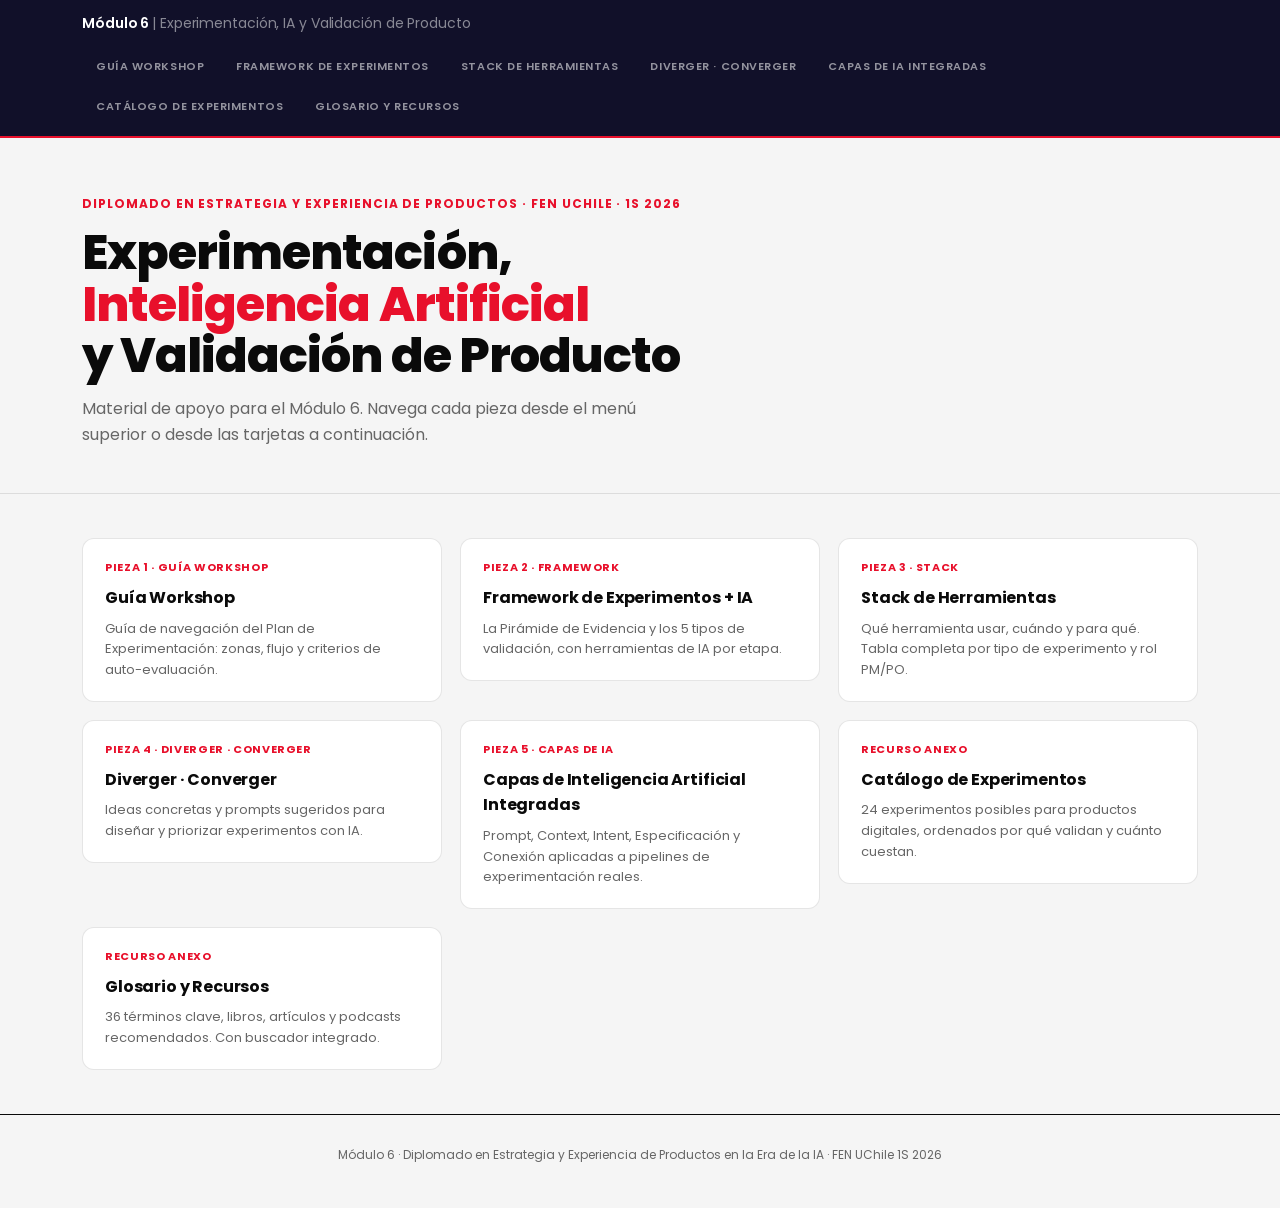
<file: index.html>
<!DOCTYPE html>
<html lang="es">
<head>
<meta charset="UTF-8">
<meta name="viewport" content="width=device-width, initial-scale=1.0">
<title>Módulo 6 — Experimentación, IA y Validación de Producto</title>
<link rel="preconnect" href="https://fonts.googleapis.com">
<link rel="preconnect" href="https://fonts.gstatic.com" crossorigin>
<link href="https://fonts.googleapis.com/css2?family=Poppins:ital,wght@0,400;0,500;0,600;0,700;0,800;1,400&display=swap" rel="stylesheet">
<link rel="stylesheet" href="styles.css">
</head>
<body>

<nav class="nav">
  <div class="nav-inner">
    <a href="index.html" class="nav-brand">Módulo 6 <span class="dim">| Experimentación, IA y Validación de Producto</span></a>
    <div class="nav-links">
      <a href="guia-workshop.html">Guía Workshop</a>
      <a href="framework-experimentos.html">Framework de Experimentos</a>
      <a href="stack-herramientas.html">Stack de Herramientas</a>
      <a href="diverger-converger.html">Diverger · Converger</a>
      <a href="capas-ia.html">Capas de IA Integradas</a>
      <a href="experimentos.html">Catálogo de Experimentos</a>
      <a href="recursos.html">Glosario y Recursos</a>
    </div>
  </div>
</nav>

<header class="hero">
  <div class="wrap">
    <div class="eyebrow">Diplomado en Estrategia y Experiencia de Productos · FEN UChile · 1S 2026</div>
    <h1 class="display">Experimentación,<br><span class="accent-word">Inteligencia Artificial</span><br>y Validación de Producto</h1>
    <p class="lede">Material de apoyo para el Módulo 6. Navega cada pieza desde el menú superior o desde las tarjetas a continuación.</p>
  </div>
</header>

<section class="block">
  <div class="wrap">
    <div class="grid cols-3">

      <a class="card-link" href="guia-workshop.html">
        <div class="card">
          <div class="card-index">PIEZA 1 · GUÍA WORKSHOP</div>
          <h3>Guía Workshop</h3>
          <p>Guía de navegación del Plan de Experimentación: zonas, flujo y criterios de auto-evaluación.</p>
        </div>
      </a>

      <a class="card-link" href="framework-experimentos.html">
        <div class="card">
          <div class="card-index">PIEZA 2 · FRAMEWORK</div>
          <h3>Framework de Experimentos + IA</h3>
          <p>La Pirámide de Evidencia y los 5 tipos de validación, con herramientas de IA por etapa.</p>
        </div>
      </a>

      <a class="card-link" href="stack-herramientas.html">
        <div class="card">
          <div class="card-index">PIEZA 3 · STACK</div>
          <h3>Stack de Herramientas</h3>
          <p>Qué herramienta usar, cuándo y para qué. Tabla completa por tipo de experimento y rol PM/PO.</p>
        </div>
      </a>

      <a class="card-link" href="diverger-converger.html">
        <div class="card">
          <div class="card-index">PIEZA 4 · DIVERGER · CONVERGER</div>
          <h3>Diverger · Converger</h3>
          <p>Ideas concretas y prompts sugeridos para diseñar y priorizar experimentos con IA.</p>
        </div>
      </a>

      <a class="card-link" href="capas-ia.html">
        <div class="card">
          <div class="card-index">PIEZA 5 · CAPAS DE IA</div>
          <h3>Capas de Inteligencia Artificial Integradas</h3>
          <p>Prompt, Context, Intent, Especificación y Conexión aplicadas a pipelines de experimentación reales.</p>
        </div>
      </a>

      <a class="card-link" href="experimentos.html">
        <div class="card">
          <div class="card-index">RECURSO ANEXO</div>
          <h3>Catálogo de Experimentos</h3>
          <p>24 experimentos posibles para productos digitales, ordenados por qué validan y cuánto cuestan.</p>
        </div>
      </a>

      <a class="card-link" href="recursos.html">
        <div class="card">
          <div class="card-index">RECURSO ANEXO</div>
          <h3>Glosario y Recursos</h3>
          <p>36 términos clave, libros, artículos y podcasts recomendados. Con buscador integrado.</p>
        </div>
      </a>

    </div>
  </div>
</section>

<footer class="site-footer">
  <div class="wrap">
    <p>Módulo 6 · Diplomado en Estrategia y Experiencia de Productos en la Era de la IA · FEN UChile 1S 2026</p>
  </div>
</footer>

<script src="script.js"></script>
</body>
</html>
</file>
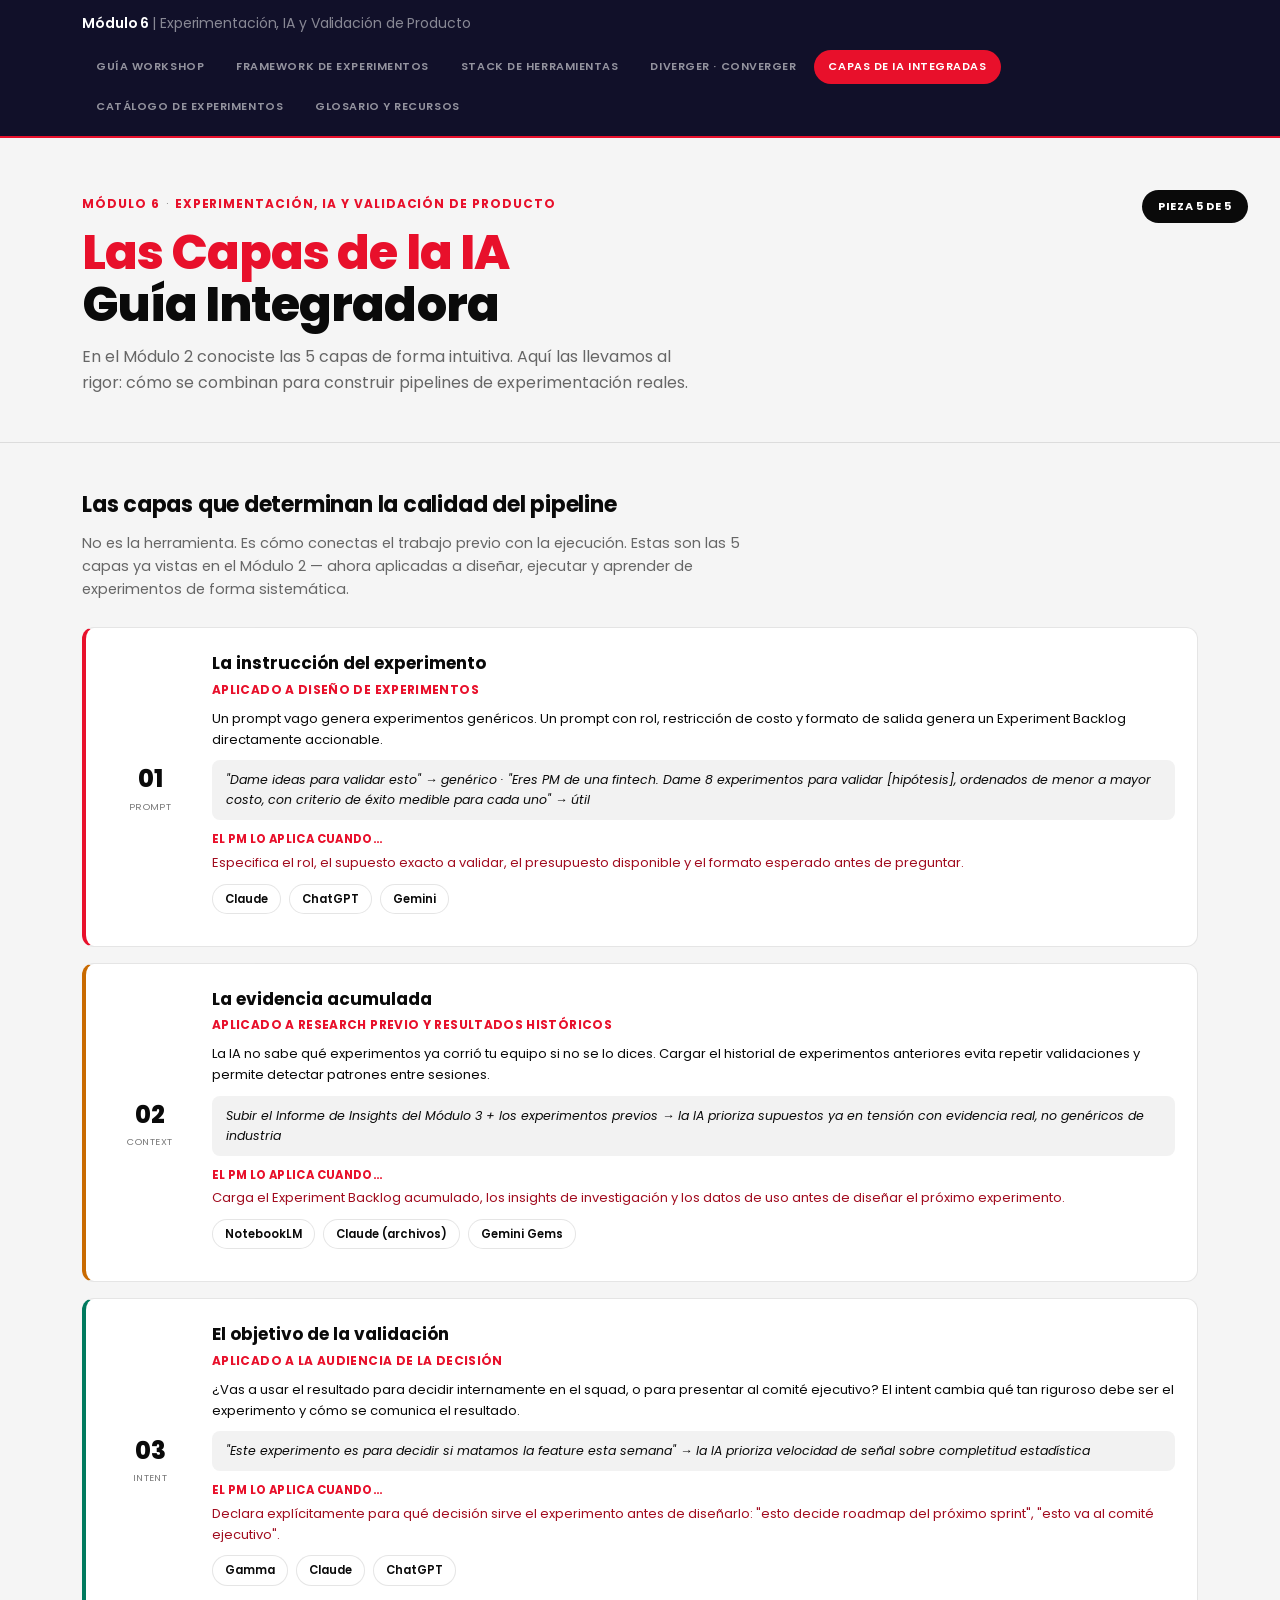
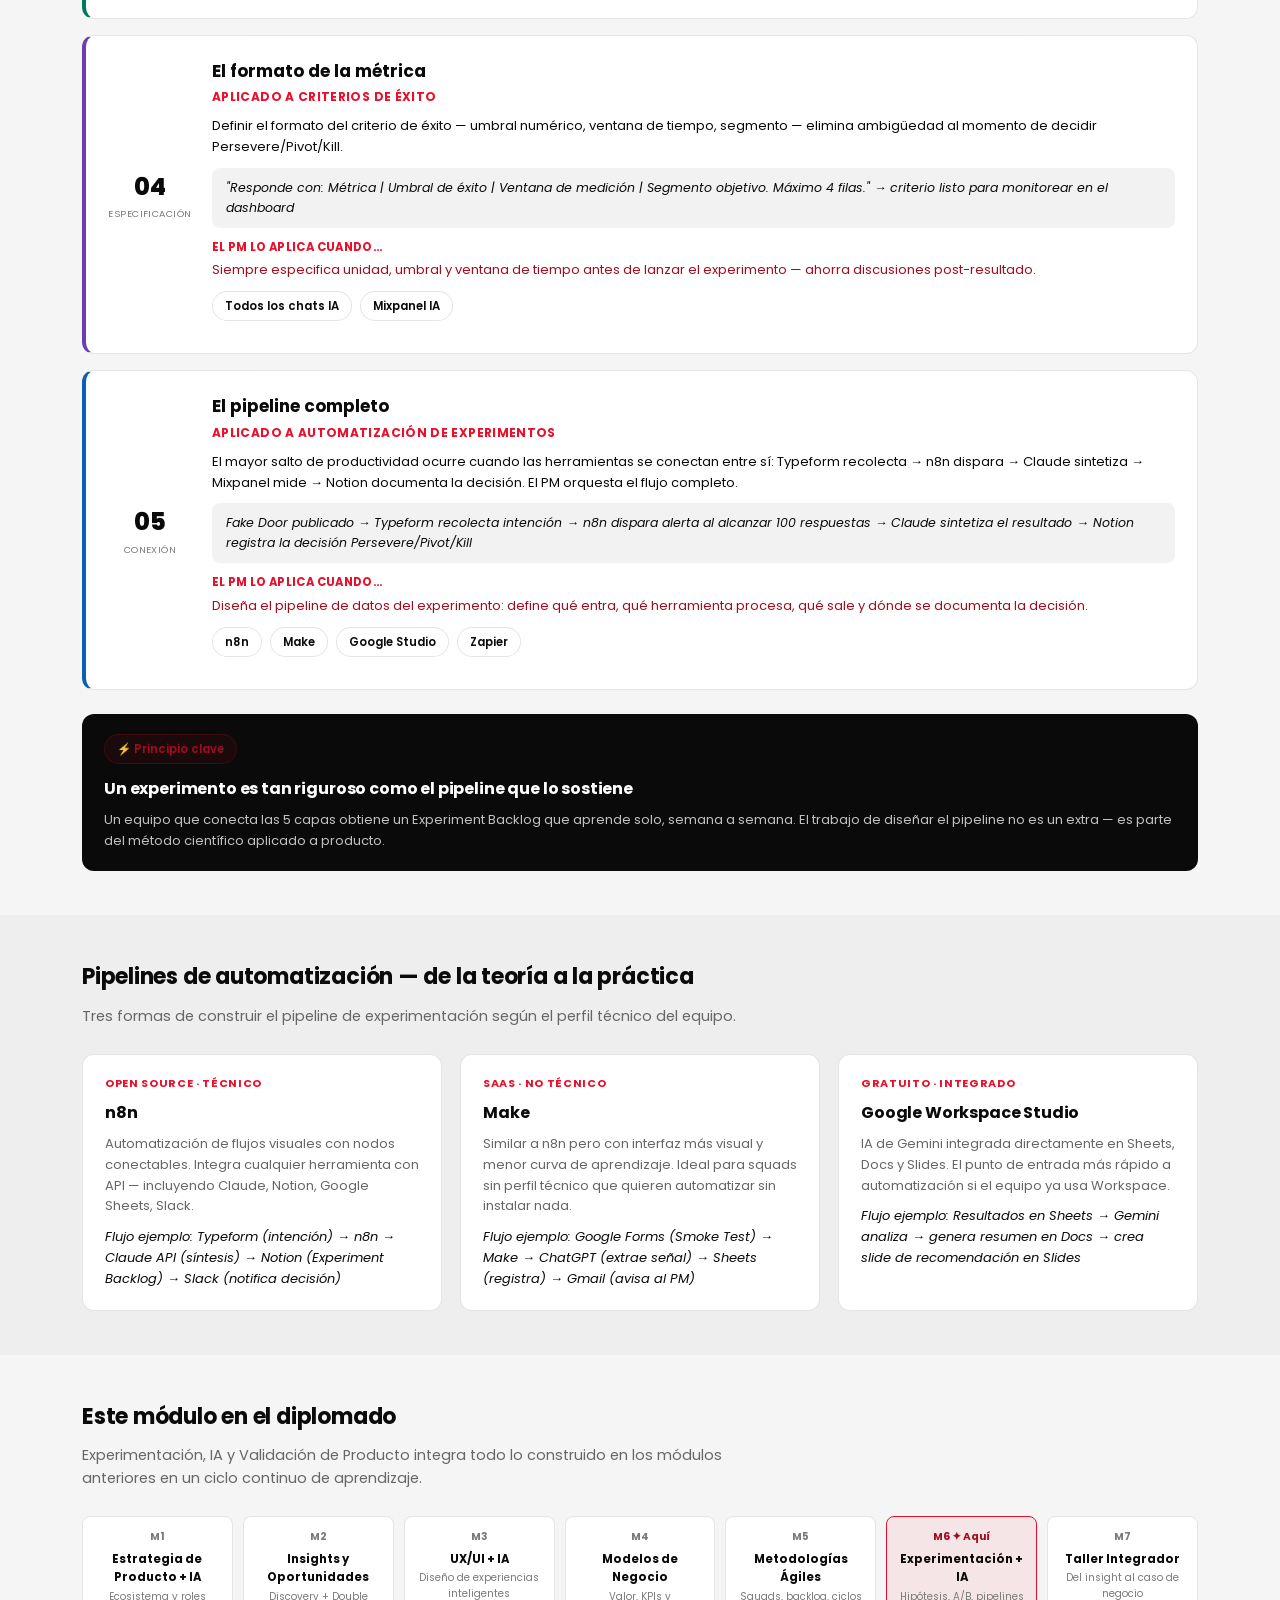
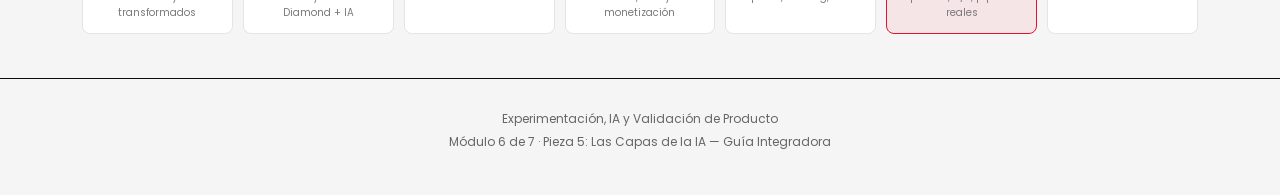
<file: capas-ia.html>
<!DOCTYPE html>
<html lang="es">
<head>
<meta charset="UTF-8">
<meta name="viewport" content="width=device-width, initial-scale=1.0">
<title>Las Capas de la IA — Guía Integradora · Módulo 6</title>
<link rel="preconnect" href="https://fonts.googleapis.com">
<link rel="preconnect" href="https://fonts.gstatic.com" crossorigin>
<link href="https://fonts.googleapis.com/css2?family=Poppins:ital,wght@0,400;0,500;0,600;0,700;0,800;1,400&display=swap" rel="stylesheet">
<link rel="stylesheet" href="styles.css">
</head>
<body>

<nav class="nav">
  <div class="nav-inner">
    <a href="index.html" class="nav-brand">Módulo 6 <span class="dim">| Experimentación, IA y Validación de Producto</span></a>
    <div class="nav-links">
      <a href="guia-workshop.html">Guía Workshop</a>
      <a href="framework-experimentos.html">Framework de Experimentos</a>
      <a href="stack-herramientas.html">Stack de Herramientas</a>
      <a href="diverger-converger.html">Diverger · Converger</a>
      <a href="capas-ia.html">Capas de IA Integradas</a>
      <a href="experimentos.html">Catálogo de Experimentos</a>
      <a href="recursos.html">Glosario y Recursos</a>
    </div>
  </div>
</nav>

<header class="hero">
  <div class="wrap">
    <div class="eyebrow">Módulo 6 <span class="sep">·</span> Experimentación, IA y Validación de Producto</div>
    <h1 class="display"><span class="accent-word">Las Capas de la IA</span><br>Guía Integradora</h1>
    <p class="lede">En el Módulo 2 conociste las 5 capas de forma intuitiva. Aquí las llevamos al rigor: cómo se combinan para construir pipelines de experimentación reales.</p>
    <span class="piece-badge">Pieza 5 de 5</span>
  </div>
</header>

<section class="block">
  <div class="wrap">
    <h2 class="section-title">Las capas que determinan la calidad del pipeline</h2>
    <p class="section-sub">No es la herramienta. Es cómo conectas el trabajo previo con la ejecución. Estas son las 5 capas ya vistas en el Módulo 2 — ahora aplicadas a diseñar, ejecutar y aprender de experimentos de forma sistemática.</p>

    <div class="layer-card">
      <div class="layer-badge"><span class="n">01</span><span class="l">Prompt</span></div>
      <div>
        <h4>La instrucción del experimento</h4>
        <div class="layer-sub">Aplicado a diseño de experimentos</div>
        <p>Un prompt vago genera experimentos genéricos. Un prompt con rol, restricción de costo y formato de salida genera un Experiment Backlog directamente accionable.</p>
        <div class="layer-example">"Dame ideas para validar esto" → genérico · "Eres PM de una fintech. Dame 8 experimentos para validar [hipótesis], ordenados de menor a mayor costo, con criterio de éxito medible para cada uno" → útil</div>
        <div class="layer-apply">El PM lo aplica cuando…</div>
        <div class="layer-apply-text">Especifica el rol, el supuesto exacto a validar, el presupuesto disponible y el formato esperado antes de preguntar.</div>
        <div class="pill-row"><span class="pill">Claude</span><span class="pill">ChatGPT</span><span class="pill">Gemini</span></div>
      </div>
    </div>

    <div class="layer-card">
      <div class="layer-badge"><span class="n">02</span><span class="l">Context</span></div>
      <div>
        <h4>La evidencia acumulada</h4>
        <div class="layer-sub">Aplicado a research previo y resultados históricos</div>
        <p>La IA no sabe qué experimentos ya corrió tu equipo si no se lo dices. Cargar el historial de experimentos anteriores evita repetir validaciones y permite detectar patrones entre sesiones.</p>
        <div class="layer-example">Subir el Informe de Insights del Módulo 3 + los experimentos previos → la IA prioriza supuestos ya en tensión con evidencia real, no genéricos de industria</div>
        <div class="layer-apply">El PM lo aplica cuando…</div>
        <div class="layer-apply-text">Carga el Experiment Backlog acumulado, los insights de investigación y los datos de uso antes de diseñar el próximo experimento.</div>
        <div class="pill-row"><span class="pill">NotebookLM</span><span class="pill">Claude (archivos)</span><span class="pill">Gemini Gems</span></div>
      </div>
    </div>

    <div class="layer-card">
      <div class="layer-badge"><span class="n">03</span><span class="l">Intent</span></div>
      <div>
        <h4>El objetivo de la validación</h4>
        <div class="layer-sub">Aplicado a la audiencia de la decisión</div>
        <p>¿Vas a usar el resultado para decidir internamente en el squad, o para presentar al comité ejecutivo? El intent cambia qué tan riguroso debe ser el experimento y cómo se comunica el resultado.</p>
        <div class="layer-example">"Este experimento es para decidir si matamos la feature esta semana" → la IA prioriza velocidad de señal sobre completitud estadística</div>
        <div class="layer-apply">El PM lo aplica cuando…</div>
        <div class="layer-apply-text">Declara explícitamente para qué decisión sirve el experimento antes de diseñarlo: "esto decide roadmap del próximo sprint", "esto va al comité ejecutivo".</div>
        <div class="pill-row"><span class="pill">Gamma</span><span class="pill">Claude</span><span class="pill">ChatGPT</span></div>
      </div>
    </div>

    <div class="layer-card">
      <div class="layer-badge"><span class="n">04</span><span class="l">Especificación</span></div>
      <div>
        <h4>El formato de la métrica</h4>
        <div class="layer-sub">Aplicado a criterios de éxito</div>
        <p>Definir el formato del criterio de éxito — umbral numérico, ventana de tiempo, segmento — elimina ambigüedad al momento de decidir Persevere/Pivot/Kill.</p>
        <div class="layer-example">"Responde con: Métrica | Umbral de éxito | Ventana de medición | Segmento objetivo. Máximo 4 filas." → criterio listo para monitorear en el dashboard</div>
        <div class="layer-apply">El PM lo aplica cuando…</div>
        <div class="layer-apply-text">Siempre especifica unidad, umbral y ventana de tiempo antes de lanzar el experimento — ahorra discusiones post-resultado.</div>
        <div class="pill-row"><span class="pill">Todos los chats IA</span><span class="pill">Mixpanel IA</span></div>
      </div>
    </div>

    <div class="layer-card">
      <div class="layer-badge"><span class="n">05</span><span class="l">Conexión</span></div>
      <div>
        <h4>El pipeline completo</h4>
        <div class="layer-sub">Aplicado a automatización de experimentos</div>
        <p>El mayor salto de productividad ocurre cuando las herramientas se conectan entre sí: Typeform recolecta → n8n dispara → Claude sintetiza → Mixpanel mide → Notion documenta la decisión. El PM orquesta el flujo completo.</p>
        <div class="layer-example">Fake Door publicado → Typeform recolecta intención → n8n dispara alerta al alcanzar 100 respuestas → Claude sintetiza el resultado → Notion registra la decisión Persevere/Pivot/Kill</div>
        <div class="layer-apply">El PM lo aplica cuando…</div>
        <div class="layer-apply-text">Diseña el pipeline de datos del experimento: define qué entra, qué herramienta procesa, qué sale y dónde se documenta la decisión.</div>
        <div class="pill-row"><span class="pill">n8n</span><span class="pill">Make</span><span class="pill">Google Studio</span><span class="pill">Zapier</span></div>
      </div>
    </div>

    <div class="card" style="margin-top:24px;background:#0a0a0a;border:none;">
      <div style="color:#fff;">
        <div class="pill red" style="margin-bottom:12px;">⚡ Principio clave</div>
        <h3 style="color:#fff;">Un experimento es tan riguroso como el pipeline que lo sostiene</h3>
        <p style="color:rgba(255,255,255,0.75);">Un equipo que conecta las 5 capas obtiene un Experiment Backlog que aprende solo, semana a semana. El trabajo de diseñar el pipeline no es un extra — es parte del método científico aplicado a producto.</p>
      </div>
    </div>
  </div>
</section>

<section class="block alt">
  <div class="wrap">
    <h2 class="section-title">Pipelines de automatización — de la teoría a la práctica</h2>
    <p class="section-sub">Tres formas de construir el pipeline de experimentación según el perfil técnico del equipo.</p>
    <div class="grid cols-3">
      <div class="card">
        <div class="card-index">OPEN SOURCE · TÉCNICO</div>
        <h3>n8n</h3>
        <p>Automatización de flujos visuales con nodos conectables. Integra cualquier herramienta con API — incluyendo Claude, Notion, Google Sheets, Slack.</p>
        <p style="margin-top:10px;font-style:italic;color:var(--ink);">Flujo ejemplo: Typeform (intención) → n8n → Claude API (síntesis) → Notion (Experiment Backlog) → Slack (notifica decisión)</p>
      </div>
      <div class="card">
        <div class="card-index">SAAS · NO TÉCNICO</div>
        <h3>Make</h3>
        <p>Similar a n8n pero con interfaz más visual y menor curva de aprendizaje. Ideal para squads sin perfil técnico que quieren automatizar sin instalar nada.</p>
        <p style="margin-top:10px;font-style:italic;color:var(--ink);">Flujo ejemplo: Google Forms (Smoke Test) → Make → ChatGPT (extrae señal) → Sheets (registra) → Gmail (avisa al PM)</p>
      </div>
      <div class="card">
        <div class="card-index">GRATUITO · INTEGRADO</div>
        <h3>Google Workspace Studio</h3>
        <p>IA de Gemini integrada directamente en Sheets, Docs y Slides. El punto de entrada más rápido a automatización si el equipo ya usa Workspace.</p>
        <p style="margin-top:10px;font-style:italic;color:var(--ink);">Flujo ejemplo: Resultados en Sheets → Gemini analiza → genera resumen en Docs → crea slide de recomendación en Slides</p>
      </div>
    </div>
  </div>
</section>

<section class="block">
  <div class="wrap">
    <h2 class="section-title">Este módulo en el diplomado</h2>
    <p class="section-sub">Experimentación, IA y Validación de Producto integra todo lo construido en los módulos anteriores en un ciclo continuo de aprendizaje.</p>
    <div class="mod-timeline">
      <div class="mod-chip"><div class="m-num">M1</div><div class="m-title">Estrategia de Producto + IA</div><div class="m-desc">Ecosistema y roles transformados</div></div>
      <div class="mod-chip"><div class="m-num">M2</div><div class="m-title">Insights y Oportunidades</div><div class="m-desc">Discovery + Double Diamond + IA</div></div>
      <div class="mod-chip"><div class="m-num">M3</div><div class="m-title">UX/UI + IA</div><div class="m-desc">Diseño de experiencias inteligentes</div></div>
      <div class="mod-chip"><div class="m-num">M4</div><div class="m-title">Modelos de Negocio</div><div class="m-desc">Valor, KPIs y monetización</div></div>
      <div class="mod-chip"><div class="m-num">M5</div><div class="m-title">Metodologías Ágiles</div><div class="m-desc">Squads, backlog, ciclos</div></div>
      <div class="mod-chip here"><div class="m-num">M6 ✦ Aquí</div><div class="m-title">Experimentación + IA</div><div class="m-desc">Hipótesis, A/B, pipelines reales</div></div>
      <div class="mod-chip"><div class="m-num">M7</div><div class="m-title">Taller Integrador</div><div class="m-desc">Del insight al caso de negocio</div></div>
    </div>
  </div>
</section>

<footer class="site-footer">
  <div class="wrap">
    <p>Experimentación, IA y Validación de Producto</p>
    <p>Módulo 6 de 7 · Pieza 5: Las Capas de la IA — Guía Integradora</p>
  </div>
</footer>

<script src="script.js"></script>
</body>
</html>
</file>
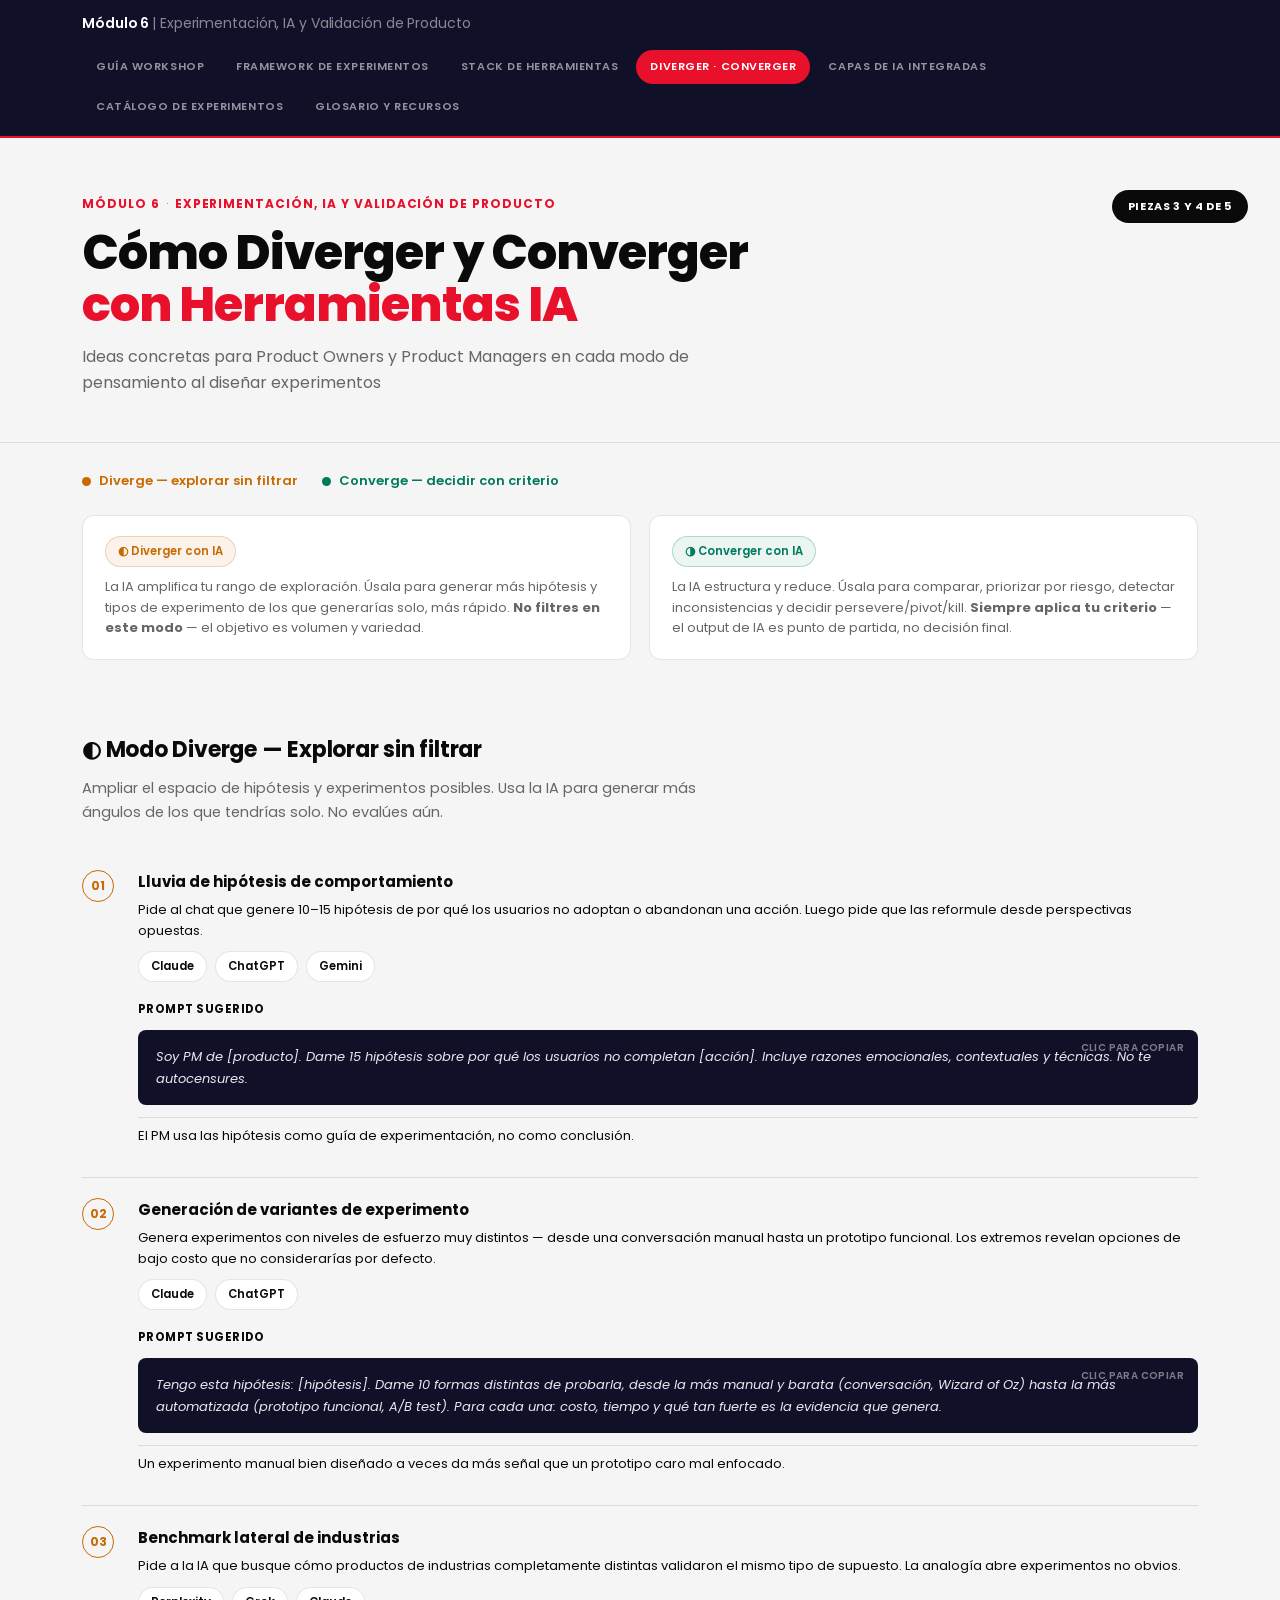
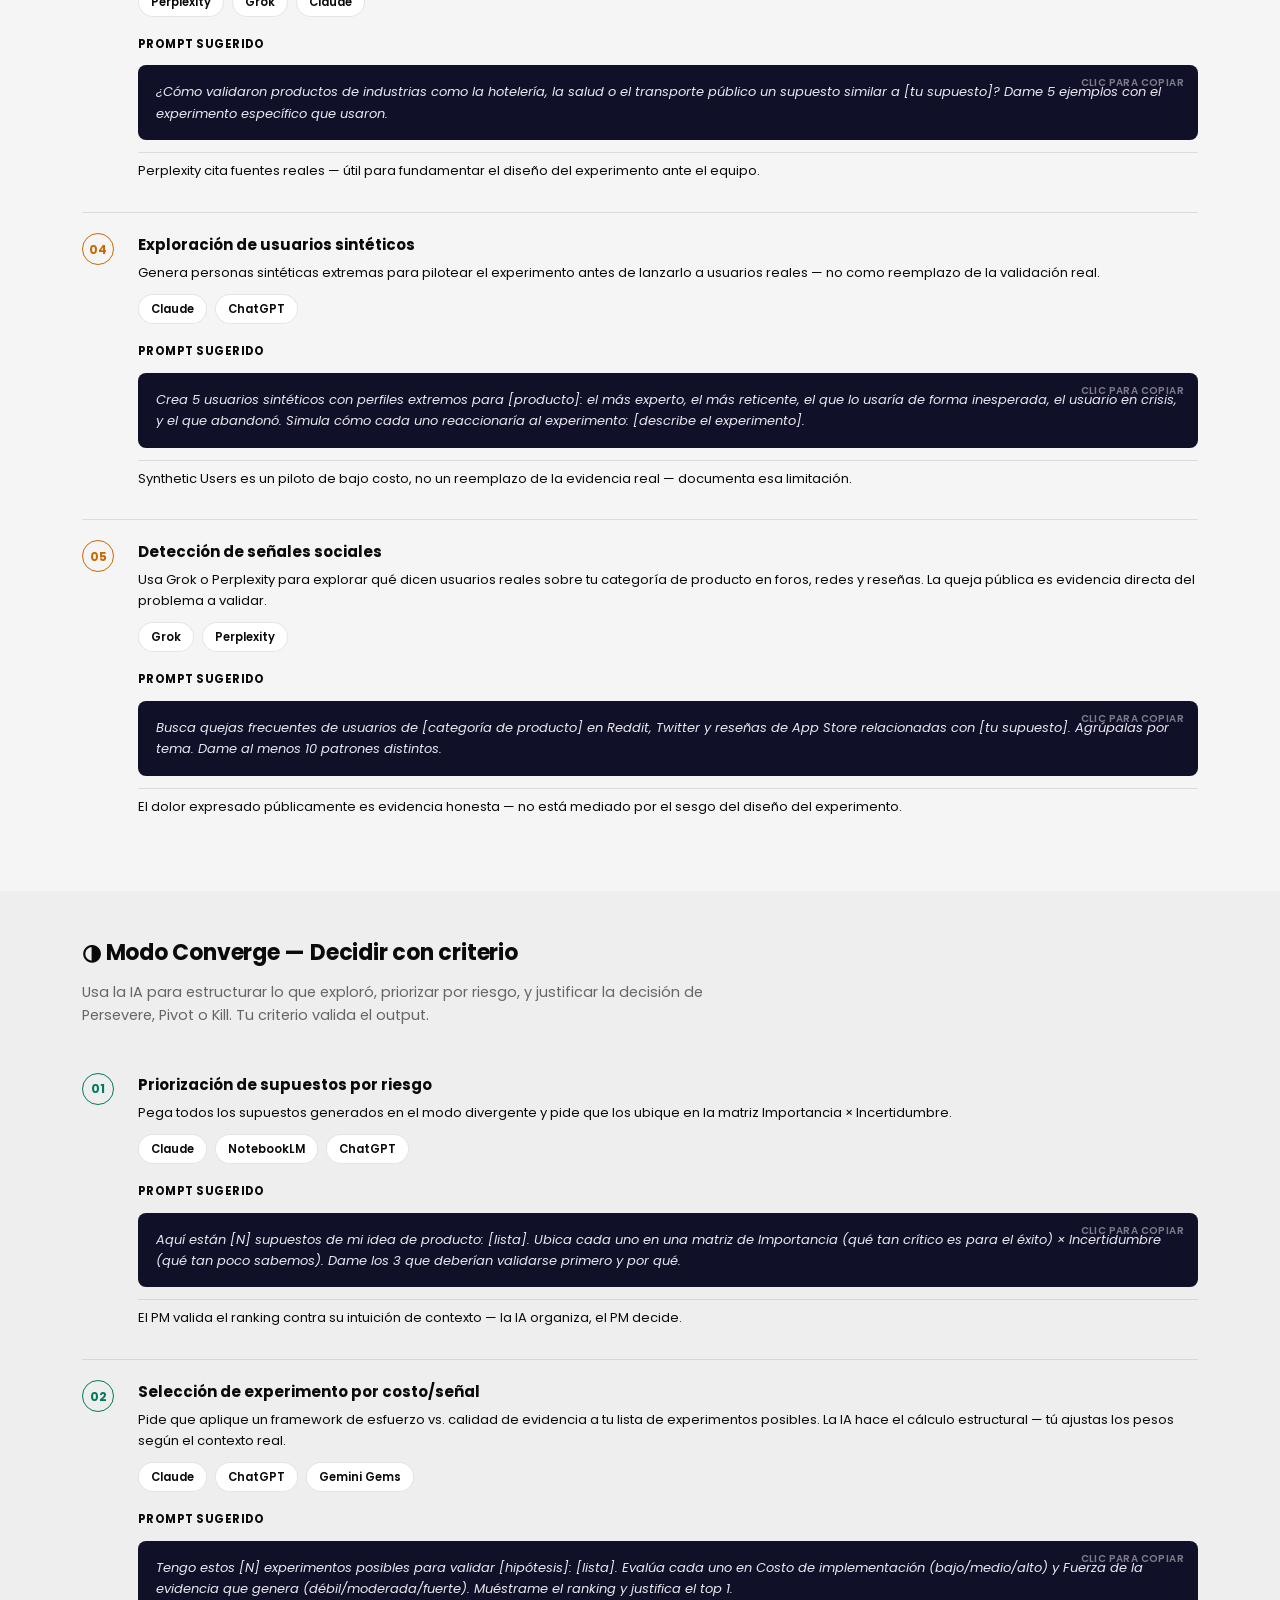
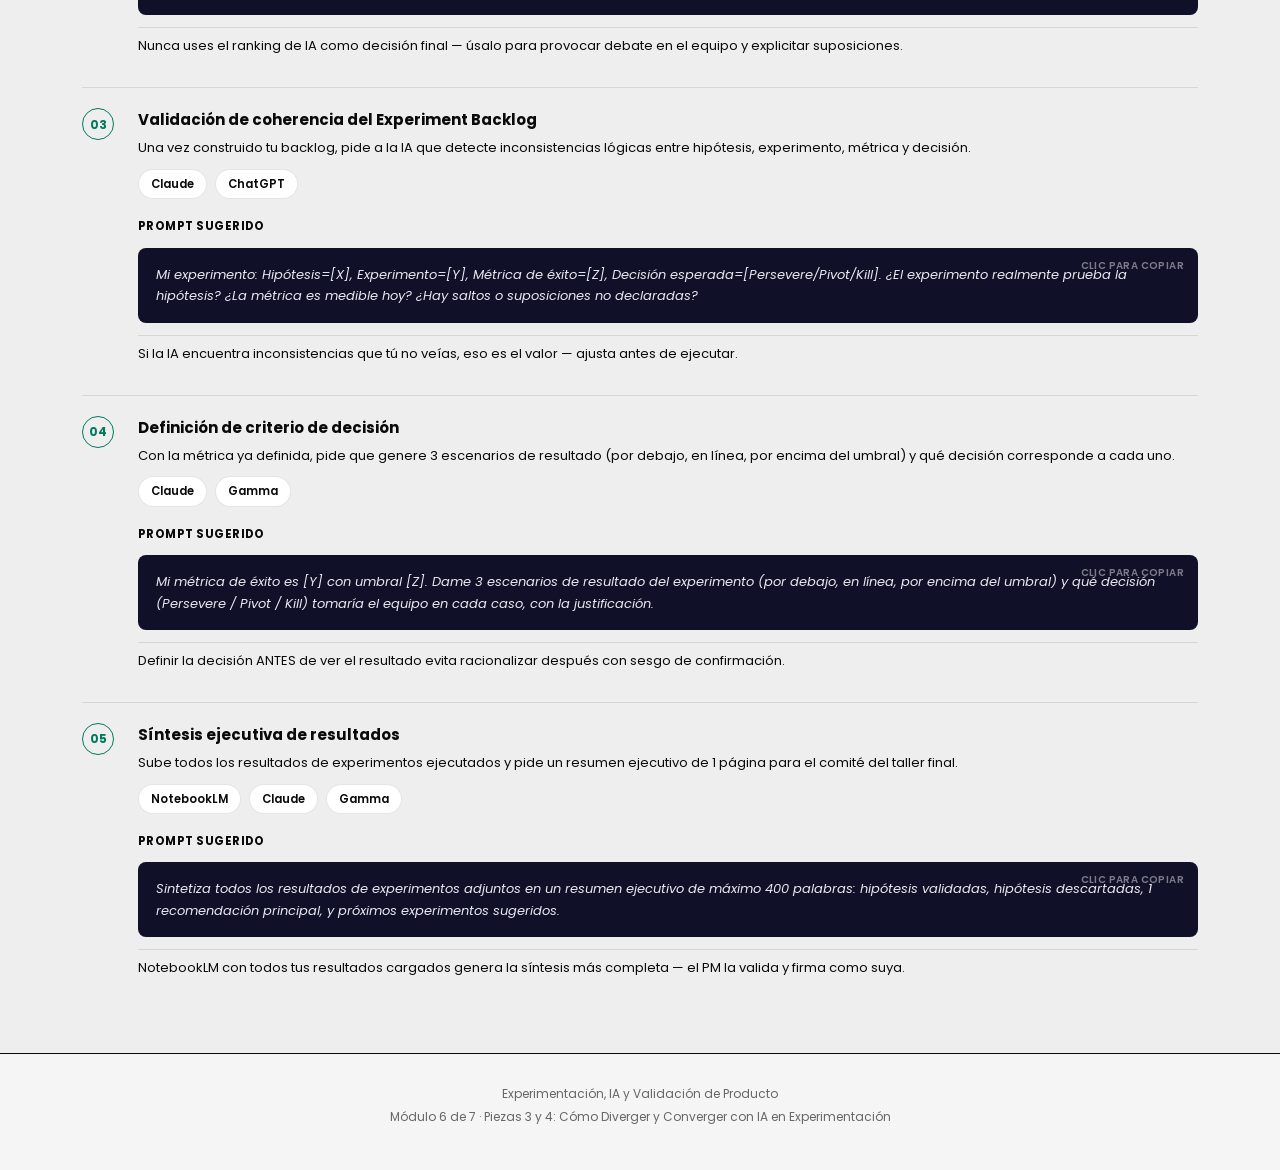
<file: diverger-converger.html>
<!DOCTYPE html>
<html lang="es">
<head>
<meta charset="UTF-8">
<meta name="viewport" content="width=device-width, initial-scale=1.0">
<title>Cómo Diverger y Converger con IA en Experimentación — Módulo 6</title>
<link rel="preconnect" href="https://fonts.googleapis.com">
<link rel="preconnect" href="https://fonts.gstatic.com" crossorigin>
<link href="https://fonts.googleapis.com/css2?family=Poppins:ital,wght@0,400;0,500;0,600;0,700;0,800;1,400&display=swap" rel="stylesheet">
<link rel="stylesheet" href="styles.css">
</head>
<body>

<nav class="nav">
  <div class="nav-inner">
    <a href="index.html" class="nav-brand">Módulo 6 <span class="dim">| Experimentación, IA y Validación de Producto</span></a>
    <div class="nav-links">
      <a href="guia-workshop.html">Guía Workshop</a>
      <a href="framework-experimentos.html">Framework de Experimentos</a>
      <a href="stack-herramientas.html">Stack de Herramientas</a>
      <a href="diverger-converger.html">Diverger · Converger</a>
      <a href="capas-ia.html">Capas de IA Integradas</a>
      <a href="experimentos.html">Catálogo de Experimentos</a>
      <a href="recursos.html">Glosario y Recursos</a>
    </div>
  </div>
</nav>

<header class="hero">
  <div class="wrap">
    <div class="eyebrow">Módulo 6 <span class="sep">·</span> Experimentación, IA y Validación de Producto</div>
    <h1 class="display">Cómo Diverger y Converger<br><span class="accent-word">con Herramientas IA</span></h1>
    <p class="lede">Ideas concretas para Product Owners y Product Managers en cada modo de pensamiento al diseñar experimentos</p>
    <span class="piece-badge">Piezas 3 y 4 de 5</span>
  </div>
</header>

<section class="block tight">
  <div class="wrap">
    <div class="legend-row">
      <span class="legend-item diverge"><span class="legend-dot"></span>Diverge — explorar sin filtrar</span>
      <span class="legend-item converge"><span class="legend-dot"></span>Converge — decidir con criterio</span>
    </div>
    <div class="grid cols-2">
      <div class="card">
        <div class="pill diverge">◐ Diverger con IA</div>
        <p style="margin-top:10px;">La IA amplifica tu rango de exploración. Úsala para generar más hipótesis y tipos de experimento de los que generarías solo, más rápido. <strong>No filtres en este modo</strong> — el objetivo es volumen y variedad.</p>
      </div>
      <div class="card">
        <div class="pill converge">◑ Converger con IA</div>
        <p style="margin-top:10px;">La IA estructura y reduce. Úsala para comparar, priorizar por riesgo, detectar inconsistencias y decidir persevere/pivot/kill. <strong>Siempre aplica tu criterio</strong> — el output de IA es punto de partida, no decisión final.</p>
      </div>
    </div>
  </div>
</section>

<section class="block">
  <div class="wrap">
    <h2 class="section-title">◐ Modo Diverge — Explorar sin filtrar</h2>
    <p class="section-sub">Ampliar el espacio de hipótesis y experimentos posibles. Usa la IA para generar más ángulos de los que tendrías solo. No evalúes aún.</p>

    <div class="step-item">
      <div class="step-num">01</div>
      <div>
        <h4>Lluvia de hipótesis de comportamiento</h4>
        <p>Pide al chat que genere 10–15 hipótesis de por qué los usuarios no adoptan o abandonan una acción. Luego pide que las reformule desde perspectivas opuestas.</p>
        <div class="pill-row"><span class="pill">Claude</span><span class="pill">ChatGPT</span><span class="pill">Gemini</span></div>
        <div class="prompt-label">Prompt sugerido</div>
        <div class="prompt-box">Soy PM de [producto]. Dame 15 hipótesis sobre por qué los usuarios no completan [acción]. Incluye razones emocionales, contextuales y técnicas. No te autocensures.</div>
        <p class="step-note">El PM usa las hipótesis como guía de experimentación, no como conclusión.</p>
      </div>
    </div>

    <div class="step-item">
      <div class="step-num">02</div>
      <div>
        <h4>Generación de variantes de experimento</h4>
        <p>Genera experimentos con niveles de esfuerzo muy distintos — desde una conversación manual hasta un prototipo funcional. Los extremos revelan opciones de bajo costo que no considerarías por defecto.</p>
        <div class="pill-row"><span class="pill">Claude</span><span class="pill">ChatGPT</span></div>
        <div class="prompt-label">Prompt sugerido</div>
        <div class="prompt-box">Tengo esta hipótesis: [hipótesis]. Dame 10 formas distintas de probarla, desde la más manual y barata (conversación, Wizard of Oz) hasta la más automatizada (prototipo funcional, A/B test). Para cada una: costo, tiempo y qué tan fuerte es la evidencia que genera.</div>
        <p class="step-note">Un experimento manual bien diseñado a veces da más señal que un prototipo caro mal enfocado.</p>
      </div>
    </div>

    <div class="step-item">
      <div class="step-num">03</div>
      <div>
        <h4>Benchmark lateral de industrias</h4>
        <p>Pide a la IA que busque cómo productos de industrias completamente distintas validaron el mismo tipo de supuesto. La analogía abre experimentos no obvios.</p>
        <div class="pill-row"><span class="pill">Perplexity</span><span class="pill">Grok</span><span class="pill">Claude</span></div>
        <div class="prompt-label">Prompt sugerido</div>
        <div class="prompt-box">¿Cómo validaron productos de industrias como la hotelería, la salud o el transporte público un supuesto similar a [tu supuesto]? Dame 5 ejemplos con el experimento específico que usaron.</div>
        <p class="step-note">Perplexity cita fuentes reales — útil para fundamentar el diseño del experimento ante el equipo.</p>
      </div>
    </div>

    <div class="step-item">
      <div class="step-num">04</div>
      <div>
        <h4>Exploración de usuarios sintéticos</h4>
        <p>Genera personas sintéticas extremas para pilotear el experimento antes de lanzarlo a usuarios reales — no como reemplazo de la validación real.</p>
        <div class="pill-row"><span class="pill">Claude</span><span class="pill">ChatGPT</span></div>
        <div class="prompt-label">Prompt sugerido</div>
        <div class="prompt-box">Crea 5 usuarios sintéticos con perfiles extremos para [producto]: el más experto, el más reticente, el que lo usaría de forma inesperada, el usuario en crisis, y el que abandonó. Simula cómo cada uno reaccionaría al experimento: [describe el experimento].</div>
        <p class="step-note">Synthetic Users es un piloto de bajo costo, no un reemplazo de la evidencia real — documenta esa limitación.</p>
      </div>
    </div>

    <div class="step-item">
      <div class="step-num">05</div>
      <div>
        <h4>Detección de señales sociales</h4>
        <p>Usa Grok o Perplexity para explorar qué dicen usuarios reales sobre tu categoría de producto en foros, redes y reseñas. La queja pública es evidencia directa del problema a validar.</p>
        <div class="pill-row"><span class="pill">Grok</span><span class="pill">Perplexity</span></div>
        <div class="prompt-label">Prompt sugerido</div>
        <div class="prompt-box">Busca quejas frecuentes de usuarios de [categoría de producto] en Reddit, Twitter y reseñas de App Store relacionadas con [tu supuesto]. Agrúpalas por tema. Dame al menos 10 patrones distintos.</div>
        <p class="step-note">El dolor expresado públicamente es evidencia honesta — no está mediado por el sesgo del diseño del experimento.</p>
      </div>
    </div>
  </div>
</section>

<section class="block alt">
  <div class="wrap">
    <h2 class="section-title">◑ Modo Converge — Decidir con criterio</h2>
    <p class="section-sub">Usa la IA para estructurar lo que exploró, priorizar por riesgo, y justificar la decisión de Persevere, Pivot o Kill. Tu criterio valida el output.</p>

    <div class="step-item converge">
      <div class="step-num">01</div>
      <div>
        <h4>Priorización de supuestos por riesgo</h4>
        <p>Pega todos los supuestos generados en el modo divergente y pide que los ubique en la matriz Importancia × Incertidumbre.</p>
        <div class="pill-row"><span class="pill">Claude</span><span class="pill">NotebookLM</span><span class="pill">ChatGPT</span></div>
        <div class="prompt-label">Prompt sugerido</div>
        <div class="prompt-box">Aquí están [N] supuestos de mi idea de producto: [lista]. Ubica cada uno en una matriz de Importancia (qué tan crítico es para el éxito) × Incertidumbre (qué tan poco sabemos). Dame los 3 que deberían validarse primero y por qué.</div>
        <p class="step-note">El PM valida el ranking contra su intuición de contexto — la IA organiza, el PM decide.</p>
      </div>
    </div>

    <div class="step-item converge">
      <div class="step-num">02</div>
      <div>
        <h4>Selección de experimento por costo/señal</h4>
        <p>Pide que aplique un framework de esfuerzo vs. calidad de evidencia a tu lista de experimentos posibles. La IA hace el cálculo estructural — tú ajustas los pesos según el contexto real.</p>
        <div class="pill-row"><span class="pill">Claude</span><span class="pill">ChatGPT</span><span class="pill">Gemini Gems</span></div>
        <div class="prompt-label">Prompt sugerido</div>
        <div class="prompt-box">Tengo estos [N] experimentos posibles para validar [hipótesis]: [lista]. Evalúa cada uno en Costo de implementación (bajo/medio/alto) y Fuerza de la evidencia que genera (débil/moderada/fuerte). Muéstrame el ranking y justifica el top 1.</div>
        <p class="step-note">Nunca uses el ranking de IA como decisión final — úsalo para provocar debate en el equipo y explicitar suposiciones.</p>
      </div>
    </div>

    <div class="step-item converge">
      <div class="step-num">03</div>
      <div>
        <h4>Validación de coherencia del Experiment Backlog</h4>
        <p>Una vez construido tu backlog, pide a la IA que detecte inconsistencias lógicas entre hipótesis, experimento, métrica y decisión.</p>
        <div class="pill-row"><span class="pill">Claude</span><span class="pill">ChatGPT</span></div>
        <div class="prompt-label">Prompt sugerido</div>
        <div class="prompt-box">Mi experimento: Hipótesis=[X], Experimento=[Y], Métrica de éxito=[Z], Decisión esperada=[Persevere/Pivot/Kill]. ¿El experimento realmente prueba la hipótesis? ¿La métrica es medible hoy? ¿Hay saltos o suposiciones no declaradas?</div>
        <p class="step-note">Si la IA encuentra inconsistencias que tú no veías, eso es el valor — ajusta antes de ejecutar.</p>
      </div>
    </div>

    <div class="step-item converge">
      <div class="step-num">04</div>
      <div>
        <h4>Definición de criterio de decisión</h4>
        <p>Con la métrica ya definida, pide que genere 3 escenarios de resultado (por debajo, en línea, por encima del umbral) y qué decisión corresponde a cada uno.</p>
        <div class="pill-row"><span class="pill">Claude</span><span class="pill">Gamma</span></div>
        <div class="prompt-label">Prompt sugerido</div>
        <div class="prompt-box">Mi métrica de éxito es [Y] con umbral [Z]. Dame 3 escenarios de resultado del experimento (por debajo, en línea, por encima del umbral) y qué decisión (Persevere / Pivot / Kill) tomaría el equipo en cada caso, con la justificación.</div>
        <p class="step-note">Definir la decisión ANTES de ver el resultado evita racionalizar después con sesgo de confirmación.</p>
      </div>
    </div>

    <div class="step-item converge">
      <div class="step-num">05</div>
      <div>
        <h4>Síntesis ejecutiva de resultados</h4>
        <p>Sube todos los resultados de experimentos ejecutados y pide un resumen ejecutivo de 1 página para el comité del taller final.</p>
        <div class="pill-row"><span class="pill">NotebookLM</span><span class="pill">Claude</span><span class="pill">Gamma</span></div>
        <div class="prompt-label">Prompt sugerido</div>
        <div class="prompt-box">Sintetiza todos los resultados de experimentos adjuntos en un resumen ejecutivo de máximo 400 palabras: hipótesis validadas, hipótesis descartadas, 1 recomendación principal, y próximos experimentos sugeridos.</div>
        <p class="step-note">NotebookLM con todos tus resultados cargados genera la síntesis más completa — el PM la valida y firma como suya.</p>
      </div>
    </div>
  </div>
</section>

<footer class="site-footer">
  <div class="wrap">
    <p>Experimentación, IA y Validación de Producto</p>
    <p>Módulo 6 de 7 · Piezas 3 y 4: Cómo Diverger y Converger con IA en Experimentación</p>
  </div>
</footer>

<script src="script.js"></script>
</body>
</html>
</file>
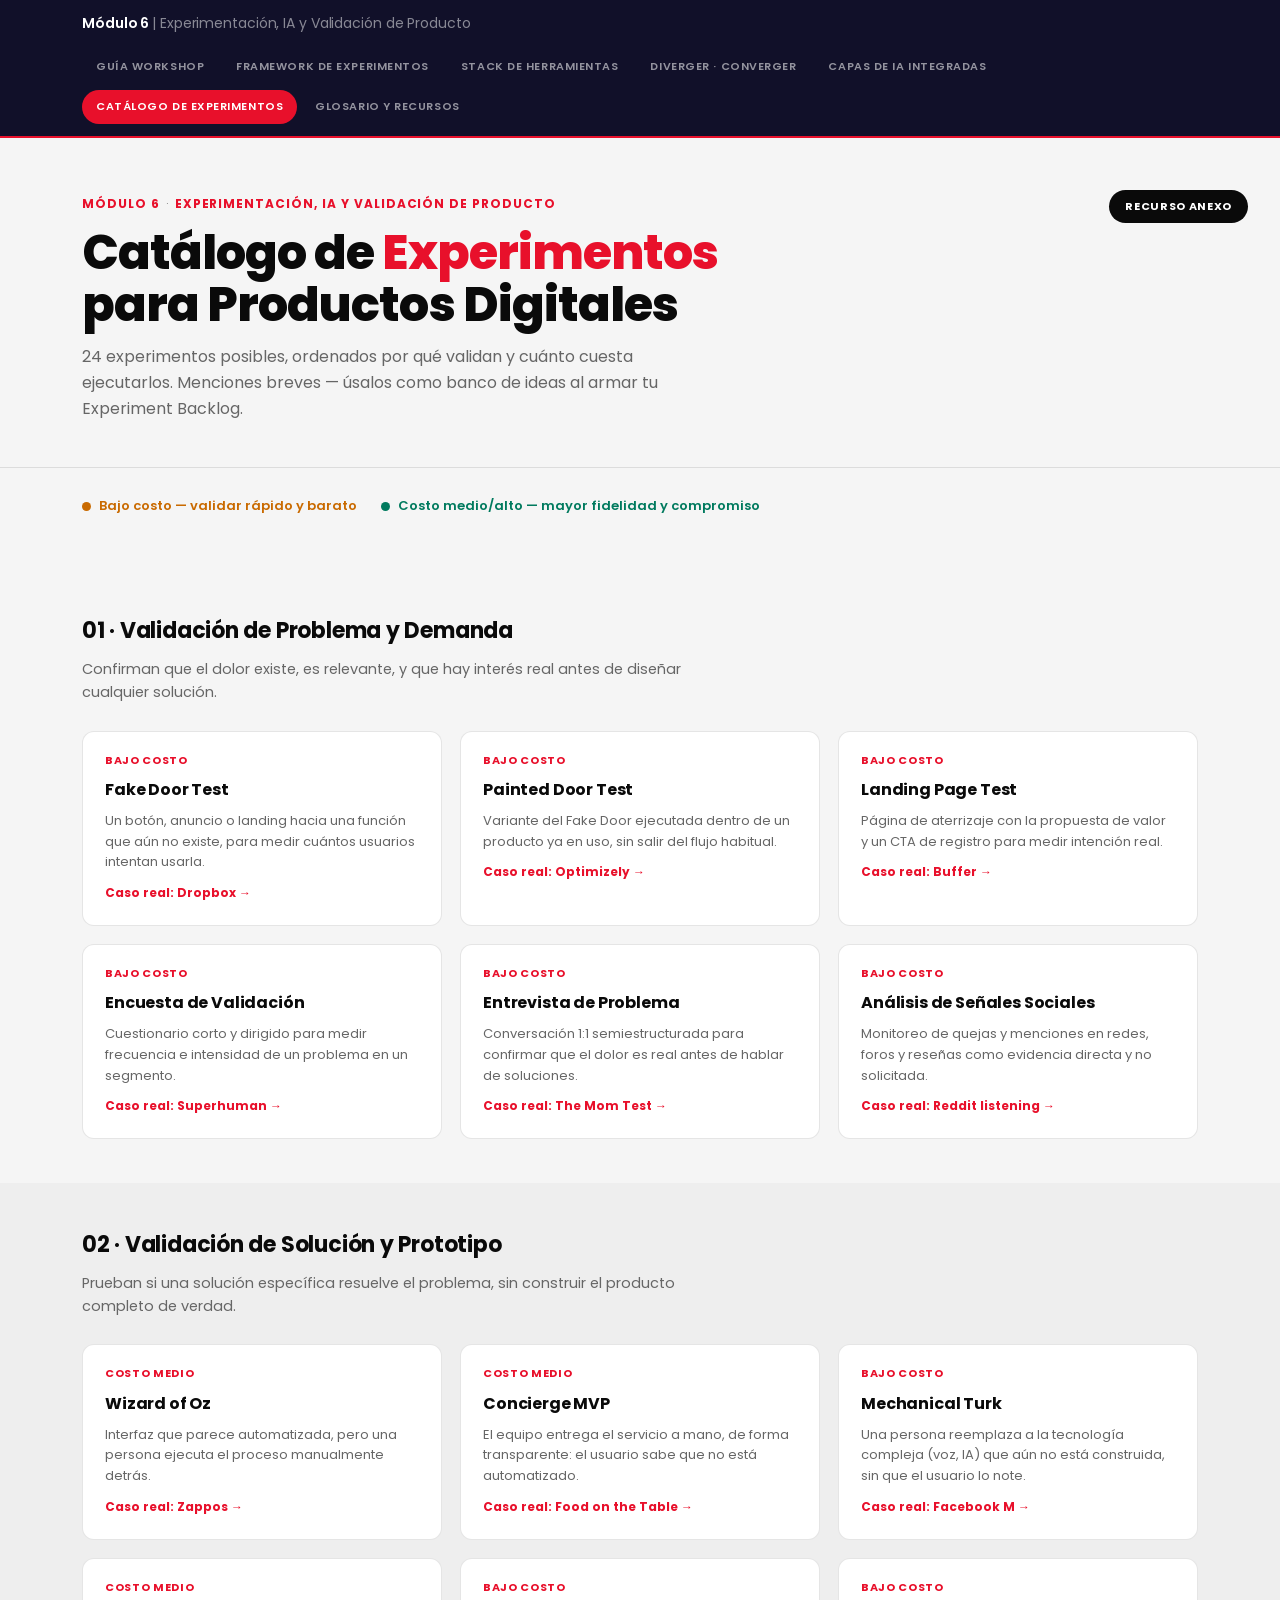
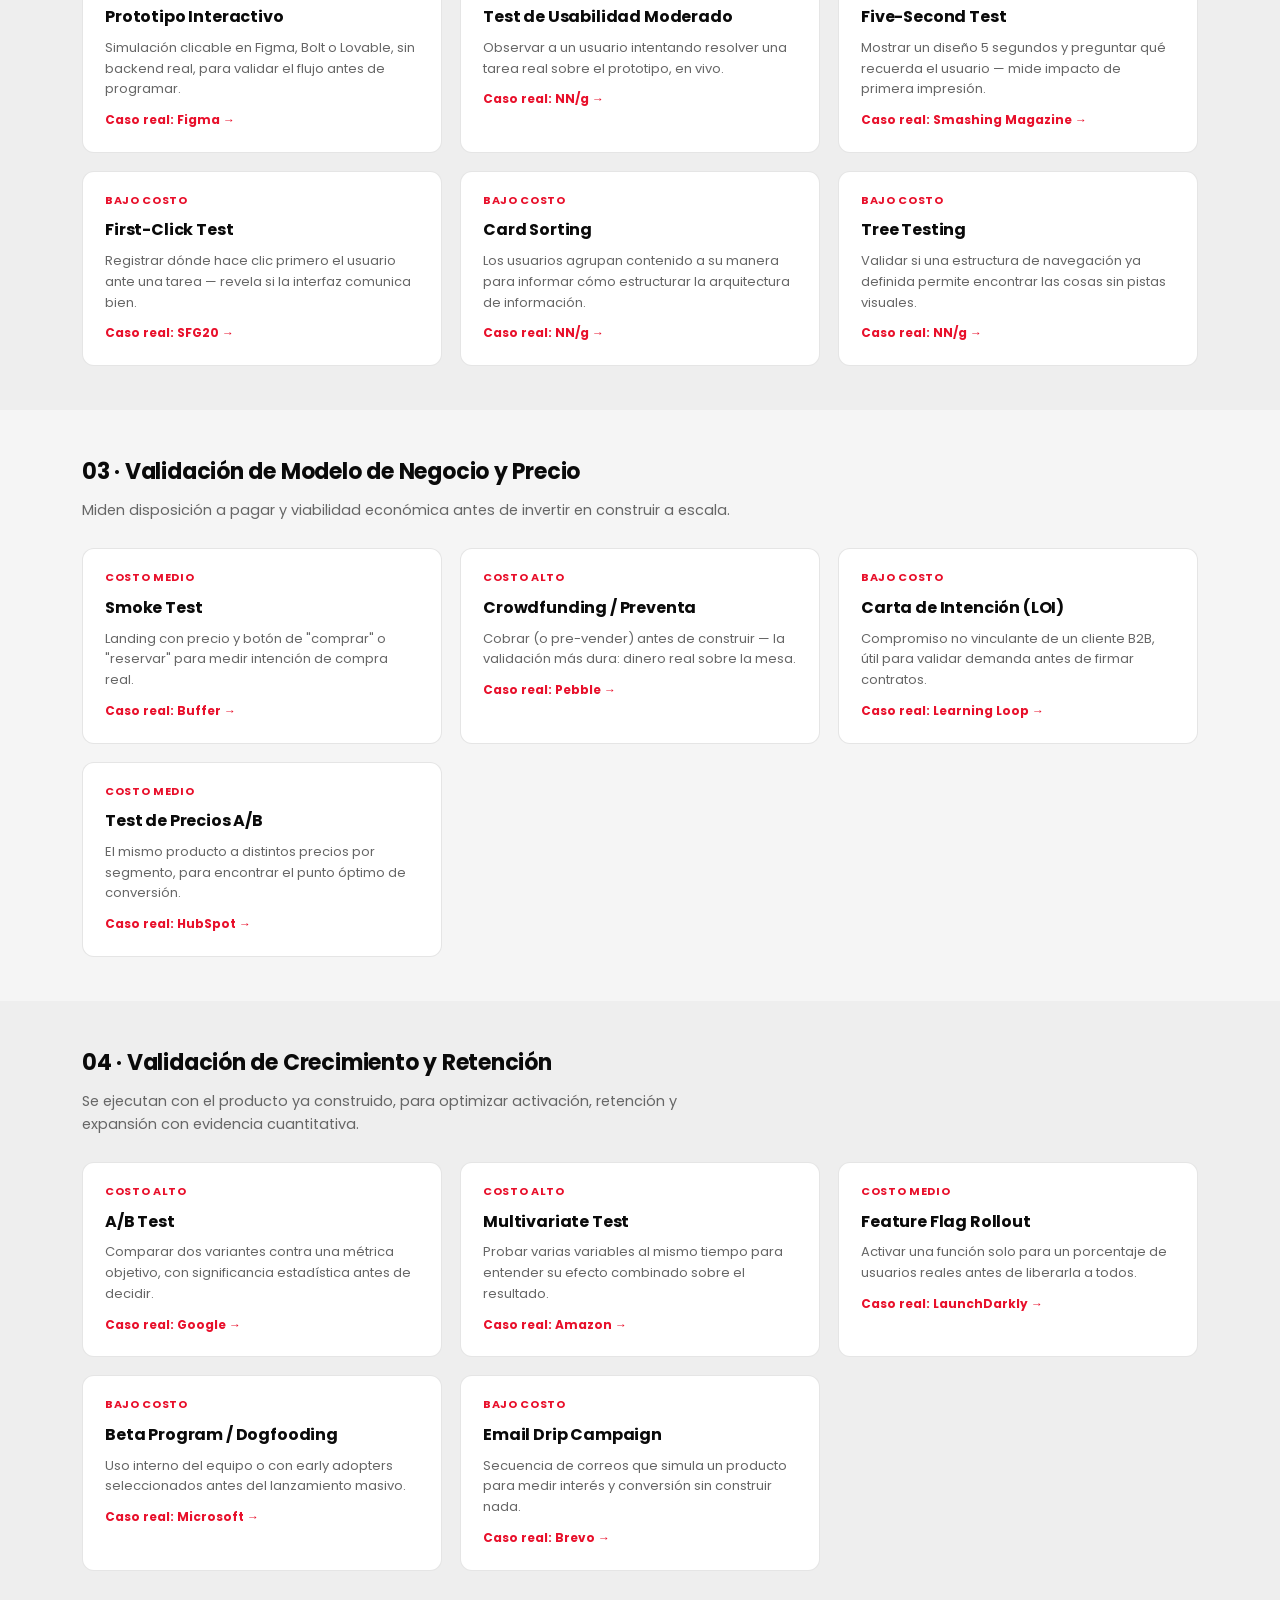
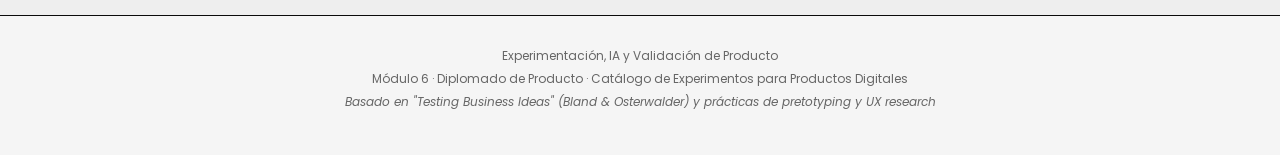
<file: experimentos.html>
<!DOCTYPE html>
<html lang="es">
<head>
<meta charset="UTF-8">
<meta name="viewport" content="width=device-width, initial-scale=1.0">
<title>Catálogo de Experimentos para Productos Digitales — Módulo 6</title>
<link rel="preconnect" href="https://fonts.googleapis.com">
<link rel="preconnect" href="https://fonts.gstatic.com" crossorigin>
<link href="https://fonts.googleapis.com/css2?family=Poppins:ital,wght@0,400;0,500;0,600;0,700;0,800;1,400&display=swap" rel="stylesheet">
<link rel="stylesheet" href="styles.css">
</head>
<body>

<nav class="nav">
  <div class="nav-inner">
    <a href="index.html" class="nav-brand">Módulo 6 <span class="dim">| Experimentación, IA y Validación de Producto</span></a>
    <div class="nav-links">
      <a href="guia-workshop.html">Guía Workshop</a>
      <a href="framework-experimentos.html">Framework de Experimentos</a>
      <a href="stack-herramientas.html">Stack de Herramientas</a>
      <a href="diverger-converger.html">Diverger · Converger</a>
      <a href="capas-ia.html">Capas de IA Integradas</a>
      <a href="experimentos.html">Catálogo de Experimentos</a>
      <a href="recursos.html">Glosario y Recursos</a>
    </div>
  </div>
</nav>

<header class="hero">
  <div class="wrap">
    <div class="eyebrow">Módulo 6 <span class="sep">·</span> Experimentación, IA y Validación de Producto</div>
    <h1 class="display">Catálogo de <span class="accent-word">Experimentos</span><br>para Productos Digitales</h1>
    <p class="lede">24 experimentos posibles, ordenados por qué validan y cuánto cuesta ejecutarlos. Menciones breves — úsalos como banco de ideas al armar tu Experiment Backlog.</p>
    <span class="piece-badge">Recurso anexo</span>
  </div>
</header>

<section class="block tight">
  <div class="wrap">
    <div class="legend-row">
      <span class="legend-item diverge"><span class="legend-dot"></span>Bajo costo — validar rápido y barato</span>
      <span class="legend-item converge"><span class="legend-dot"></span>Costo medio/alto — mayor fidelidad y compromiso</span>
    </div>
  </div>
</section>

<section class="block">
  <div class="wrap">
    <h2 class="section-title">01 · Validación de Problema y Demanda</h2>
    <p class="section-sub">Confirman que el dolor existe, es relevante, y que hay interés real antes de diseñar cualquier solución.</p>
    <div class="grid cols-3">
      <div class="card">
        <div class="card-index">Bajo costo</div>
        <h3>Fake Door Test</h3>
        <p>Un botón, anuncio o landing hacia una función que aún no existe, para medir cuántos usuarios intentan usarla.</p>
        <a class="card-example-link" href="https://www.shortform.com/blog/dropbox-mvp-explainer-video/" target="_blank">Caso real: Dropbox →</a>
      </div>
      <div class="card">
        <div class="card-index">Bajo costo</div>
        <h3>Painted Door Test</h3>
        <p>Variante del Fake Door ejecutada dentro de un producto ya en uso, sin salir del flujo habitual.</p>
        <a class="card-example-link" href="https://www.optimizely.com/optimization-glossary/painted-door-test/" target="_blank">Caso real: Optimizely →</a>
      </div>
      <div class="card">
        <div class="card-index">Bajo costo</div>
        <h3>Landing Page Test</h3>
        <p>Página de aterrizaje con la propuesta de valor y un CTA de registro para medir intención real.</p>
        <a class="card-example-link" href="https://medium.com/@joelgascoigne/how-to-successfully-validate-your-idea-with-a-landing-page-mvp-ef3c2d02dc51" target="_blank">Caso real: Buffer →</a>
      </div>
      <div class="card">
        <div class="card-index">Bajo costo</div>
        <h3>Encuesta de Validación</h3>
        <p>Cuestionario corto y dirigido para medir frecuencia e intensidad de un problema en un segmento.</p>
        <a class="card-example-link" href="https://review.firstround.com/how-superhuman-built-an-engine-to-find-product-market-fit/" target="_blank">Caso real: Superhuman →</a>
      </div>
      <div class="card">
        <div class="card-index">Bajo costo</div>
        <h3>Entrevista de Problema</h3>
        <p>Conversación 1:1 semiestructurada para confirmar que el dolor es real antes de hablar de soluciones.</p>
        <a class="card-example-link" href="https://www.sachinrekhi.com/p/the-mom-test-rob-fitzpatrick" target="_blank">Caso real: The Mom Test →</a>
      </div>
      <div class="card">
        <div class="card-index">Bajo costo</div>
        <h3>Análisis de Señales Sociales</h3>
        <p>Monitoreo de quejas y menciones en redes, foros y reseñas como evidencia directa y no solicitada.</p>
        <a class="card-example-link" href="https://www.buska.io/blog/reddit-social-listening-2026" target="_blank">Caso real: Reddit listening →</a>
      </div>
    </div>
  </div>
</section>

<section class="block alt">
  <div class="wrap">
    <h2 class="section-title">02 · Validación de Solución y Prototipo</h2>
    <p class="section-sub">Prueban si una solución específica resuelve el problema, sin construir el producto completo de verdad.</p>
    <div class="grid cols-3">
      <div class="card">
        <div class="card-index">Costo medio</div>
        <h3>Wizard of Oz</h3>
        <p>Interfaz que parece automatizada, pero una persona ejecuta el proceso manualmente detrás.</p>
        <a class="card-example-link" href="https://whatismvp.com/case-studies/zappos-mvp-case-study.html" target="_blank">Caso real: Zappos →</a>
      </div>
      <div class="card">
        <div class="card-index">Costo medio</div>
        <h3>Concierge MVP</h3>
        <p>El equipo entrega el servicio a mano, de forma transparente: el usuario sabe que no está automatizado.</p>
        <a class="card-example-link" href="http://www.startuplessonslearned.com/2011/01/case-study-ux-design-and-food-on-table.html" target="_blank">Caso real: Food on the Table →</a>
      </div>
      <div class="card">
        <div class="card-index">Bajo costo</div>
        <h3>Mechanical Turk</h3>
        <p>Una persona reemplaza a la tecnología compleja (voz, IA) que aún no está construida, sin que el usuario lo note.</p>
        <a class="card-example-link" href="https://techcrunch.com/2018/01/08/facebook-is-shutting-down-its-standalone-personal-assistant-m/" target="_blank">Caso real: Facebook M →</a>
      </div>
      <div class="card">
        <div class="card-index">Costo medio</div>
        <h3>Prototipo Interactivo</h3>
        <p>Simulación clicable en Figma, Bolt o Lovable, sin backend real, para validar el flujo antes de programar.</p>
        <a class="card-example-link" href="https://www.figma.com/resource-library/concept-testing-examples/" target="_blank">Caso real: Figma →</a>
      </div>
      <div class="card">
        <div class="card-index">Bajo costo</div>
        <h3>Test de Usabilidad Moderado</h3>
        <p>Observar a un usuario intentando resolver una tarea real sobre el prototipo, en vivo.</p>
        <a class="card-example-link" href="https://www.nngroup.com/articles/moderated-remote-usability-test-why/" target="_blank">Caso real: NN/g →</a>
      </div>
      <div class="card">
        <div class="card-index">Bajo costo</div>
        <h3>Five-Second Test</h3>
        <p>Mostrar un diseño 5 segundos y preguntar qué recuerda el usuario — mide impacto de primera impresión.</p>
        <a class="card-example-link" href="https://www.smashingmagazine.com/2023/12/five-second-testing-case-study/" target="_blank">Caso real: Smashing Magazine →</a>
      </div>
      <div class="card">
        <div class="card-index">Bajo costo</div>
        <h3>First-Click Test</h3>
        <p>Registrar dónde hace clic primero el usuario ante una tarea — revela si la interfaz comunica bien.</p>
        <a class="card-example-link" href="https://conversion-rate-experts.com/sfg20-navigation-win-report/" target="_blank">Caso real: SFG20 →</a>
      </div>
      <div class="card">
        <div class="card-index">Bajo costo</div>
        <h3>Card Sorting</h3>
        <p>Los usuarios agrupan contenido a su manera para informar cómo estructurar la arquitectura de información.</p>
        <a class="card-example-link" href="https://www.nngroup.com/articles/card-sorting-definition/" target="_blank">Caso real: NN/g →</a>
      </div>
      <div class="card">
        <div class="card-index">Bajo costo</div>
        <h3>Tree Testing</h3>
        <p>Validar si una estructura de navegación ya definida permite encontrar las cosas sin pistas visuales.</p>
        <a class="card-example-link" href="https://www.nngroup.com/articles/quantifying-case-study/" target="_blank">Caso real: NN/g →</a>
      </div>
    </div>
  </div>
</section>

<section class="block">
  <div class="wrap">
    <h2 class="section-title">03 · Validación de Modelo de Negocio y Precio</h2>
    <p class="section-sub">Miden disposición a pagar y viabilidad económica antes de invertir en construir a escala.</p>
    <div class="grid cols-3">
      <div class="card">
        <div class="card-index">Costo medio</div>
        <h3>Smoke Test</h3>
        <p>Landing con precio y botón de "comprar" o "reservar" para medir intención de compra real.</p>
        <a class="card-example-link" href="https://buffer.com/resources/idea-to-paying-customers-in-7-weeks-how-we-did-it/" target="_blank">Caso real: Buffer →</a>
      </div>
      <div class="card">
        <div class="card-index">Costo alto</div>
        <h3>Crowdfunding / Preventa</h3>
        <p>Cobrar (o pre-vender) antes de construir — la validación más dura: dinero real sobre la mesa.</p>
        <a class="card-example-link" href="https://www.cnbc.com/2015/03/30/pebble-watch-funding-hits-record--.html" target="_blank">Caso real: Pebble →</a>
      </div>
      <div class="card">
        <div class="card-index">Bajo costo</div>
        <h3>Carta de Intención (LOI)</h3>
        <p>Compromiso no vinculante de un cliente B2B, útil para validar demanda antes de firmar contratos.</p>
        <a class="card-example-link" href="https://learningloop.io/plays/letter-of-intent" target="_blank">Caso real: Learning Loop →</a>
      </div>
      <div class="card">
        <div class="card-index">Costo medio</div>
        <h3>Test de Precios A/B</h3>
        <p>El mismo producto a distintos precios por segmento, para encontrar el punto óptimo de conversión.</p>
        <a class="card-example-link" href="https://blog.hubspot.com/marketing/price-testing" target="_blank">Caso real: HubSpot →</a>
      </div>
    </div>
  </div>
</section>

<section class="block alt">
  <div class="wrap">
    <h2 class="section-title">04 · Validación de Crecimiento y Retención</h2>
    <p class="section-sub">Se ejecutan con el producto ya construido, para optimizar activación, retención y expansión con evidencia cuantitativa.</p>
    <div class="grid cols-3">
      <div class="card">
        <div class="card-index">Costo alto</div>
        <h3>A/B Test</h3>
        <p>Comparar dos variantes contra una métrica objetivo, con significancia estadística antes de decidir.</p>
        <a class="card-example-link" href="https://medium.com/accredian/googles-41-shades-of-blue-a-b-testing-impact-185c6067f3c9" target="_blank">Caso real: Google →</a>
      </div>
      <div class="card">
        <div class="card-index">Costo alto</div>
        <h3>Multivariate Test</h3>
        <p>Probar varias variables al mismo tiempo para entender su efecto combinado sobre el resultado.</p>
        <a class="card-example-link" href="https://www.jobaajlearnings.com/casestudies/Amazon-AB-Testing-Case-Study-How-Conversion-Optimization-Drives-Success" target="_blank">Caso real: Amazon →</a>
      </div>
      <div class="card">
        <div class="card-index">Costo medio</div>
        <h3>Feature Flag Rollout</h3>
        <p>Activar una función solo para un porcentaje de usuarios reales antes de liberarla a todos.</p>
        <a class="card-example-link" href="https://launchdarkly.com/blog/case-study-modernizing-development-controlling-rollout-with-launchdarkly/" target="_blank">Caso real: LaunchDarkly →</a>
      </div>
      <div class="card">
        <div class="card-index">Bajo costo</div>
        <h3>Beta Program / Dogfooding</h3>
        <p>Uso interno del equipo o con early adopters seleccionados antes del lanzamiento masivo.</p>
        <a class="card-example-link" href="https://www.geekwire.com/2025/eat-your-own-dog-food-how-microsoft-popularized-one-of-the-yuckiest-terms-in-tech-history/" target="_blank">Caso real: Microsoft →</a>
      </div>
      <div class="card">
        <div class="card-index">Bajo costo</div>
        <h3>Email Drip Campaign</h3>
        <p>Secuencia de correos que simula un producto para medir interés y conversión sin construir nada.</p>
        <a class="card-example-link" href="https://www.brevo.com/blog/drip-email-campaign-examples/" target="_blank">Caso real: Brevo →</a>
      </div>
    </div>
  </div>
</section>

<footer class="site-footer">
  <div class="wrap">
    <p>Experimentación, IA y Validación de Producto</p>
    <p>Módulo 6 · Diplomado de Producto · Catálogo de Experimentos para Productos Digitales</p>
    <p class="fq">Basado en "Testing Business Ideas" (Bland &amp; Osterwalder) y prácticas de pretotyping y UX research</p>
  </div>
</footer>

<script src="script.js"></script>
</body>
</html>
</file>
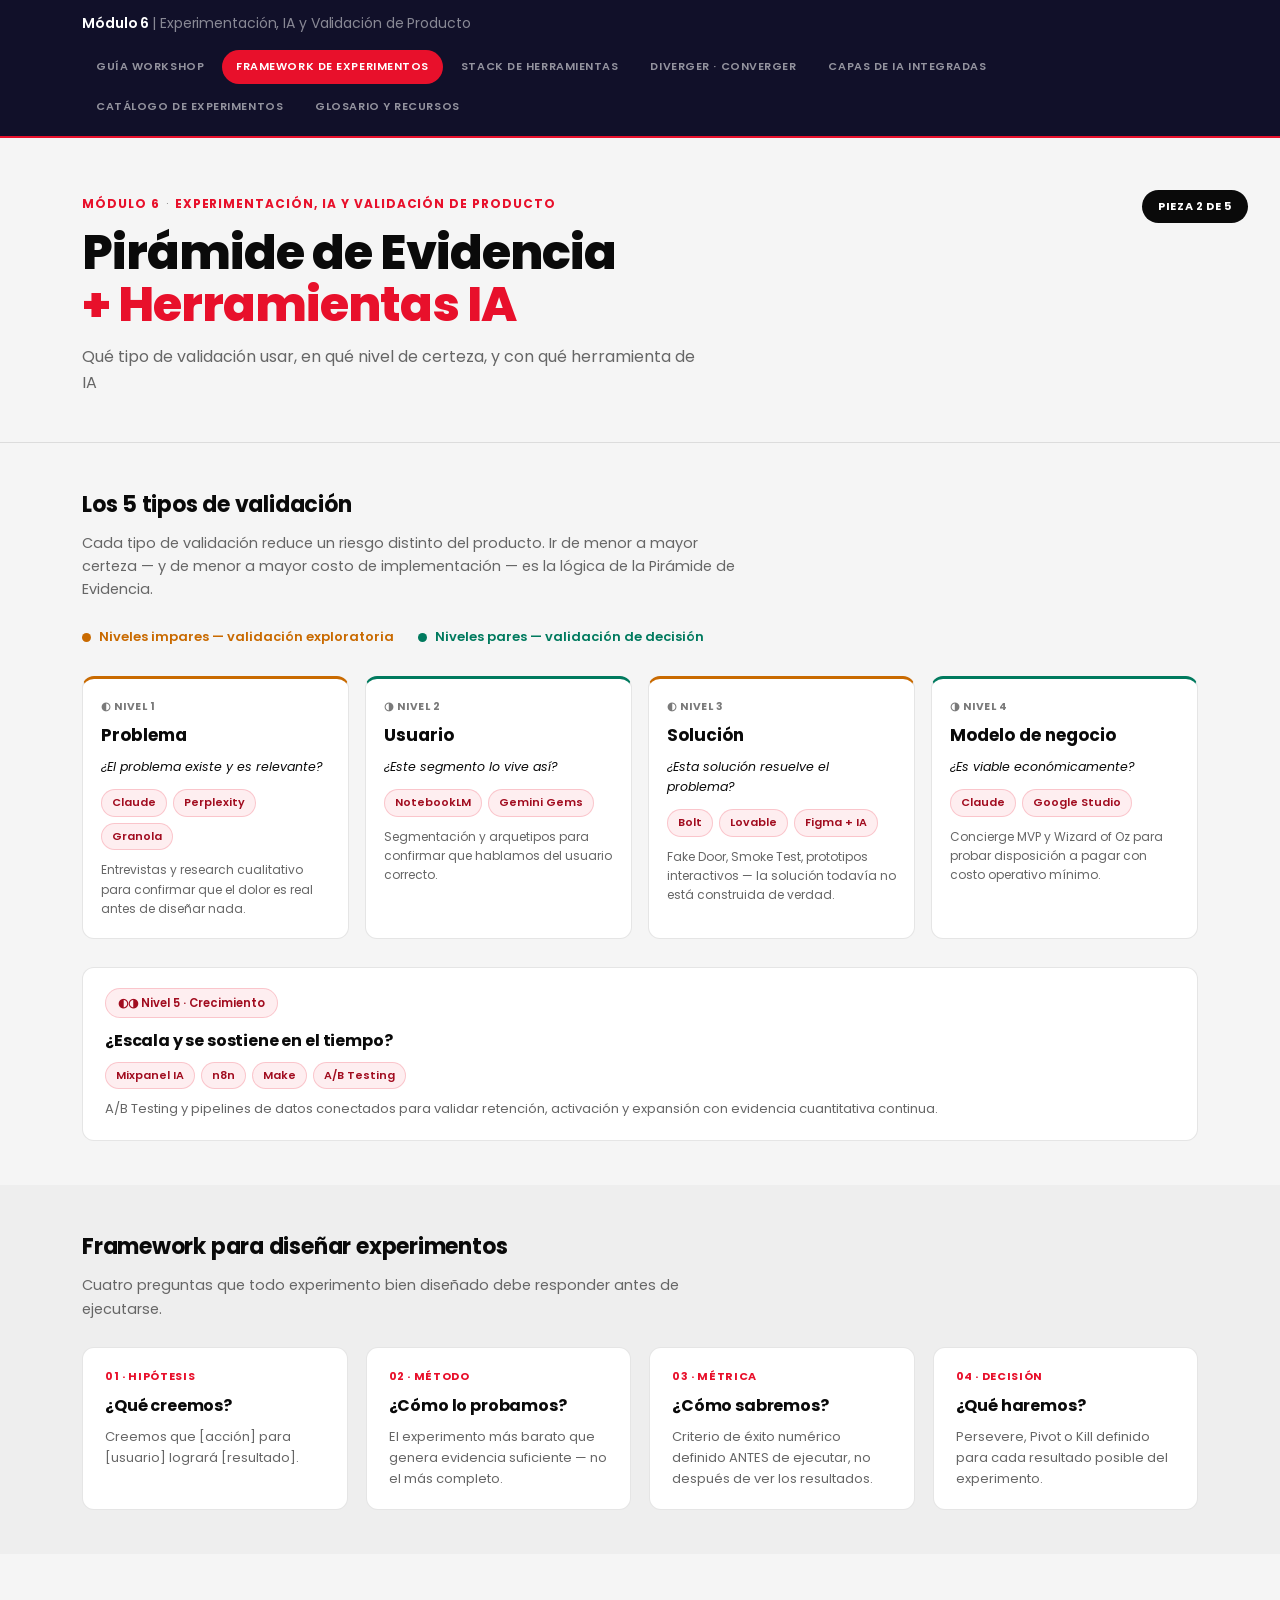
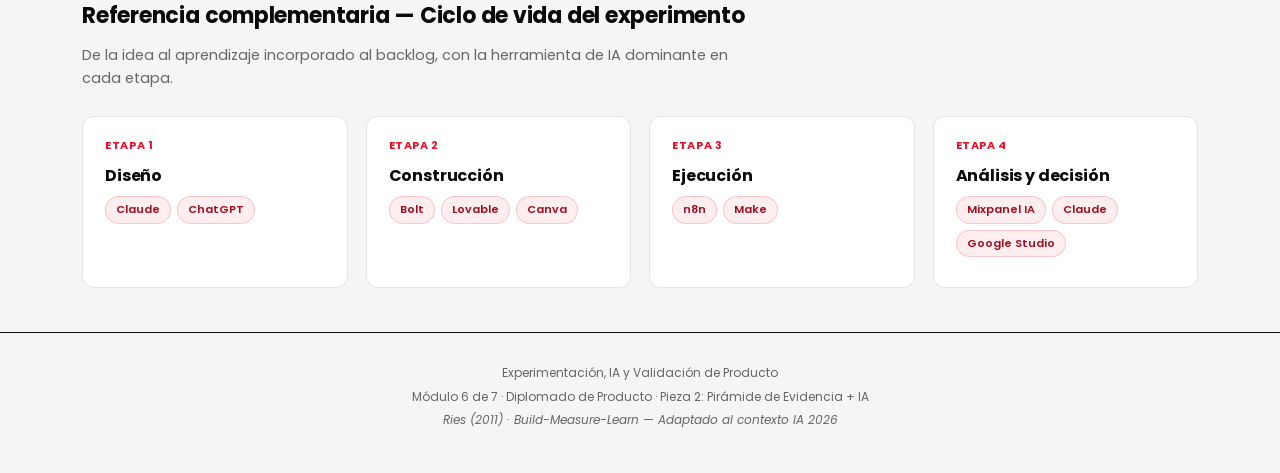
<file: framework-experimentos.html>
<!DOCTYPE html>
<html lang="es">
<head>
<meta charset="UTF-8">
<meta name="viewport" content="width=device-width, initial-scale=1.0">
<title>Framework de Experimentos + Herramientas IA — Módulo 6</title>
<link rel="preconnect" href="https://fonts.googleapis.com">
<link rel="preconnect" href="https://fonts.gstatic.com" crossorigin>
<link href="https://fonts.googleapis.com/css2?family=Poppins:ital,wght@0,400;0,500;0,600;0,700;0,800;1,400&display=swap" rel="stylesheet">
<link rel="stylesheet" href="styles.css">
</head>
<body>

<nav class="nav">
  <div class="nav-inner">
    <a href="index.html" class="nav-brand">Módulo 6 <span class="dim">| Experimentación, IA y Validación de Producto</span></a>
    <div class="nav-links">
      <a href="guia-workshop.html">Guía Workshop</a>
      <a href="framework-experimentos.html">Framework de Experimentos</a>
      <a href="stack-herramientas.html">Stack de Herramientas</a>
      <a href="diverger-converger.html">Diverger · Converger</a>
      <a href="capas-ia.html">Capas de IA Integradas</a>
      <a href="experimentos.html">Catálogo de Experimentos</a>
      <a href="recursos.html">Glosario y Recursos</a>
    </div>
  </div>
</nav>

<header class="hero">
  <div class="wrap">
    <div class="eyebrow">Módulo 6 <span class="sep">·</span> Experimentación, IA y Validación de Producto</div>
    <h1 class="display">Pirámide de Evidencia<br><span class="accent-word">+ Herramientas IA</span></h1>
    <p class="lede">Qué tipo de validación usar, en qué nivel de certeza, y con qué herramienta de IA</p>
    <span class="piece-badge">Pieza 2 de 5</span>
  </div>
</header>

<section class="block">
  <div class="wrap">
    <h2 class="section-title">Los 5 tipos de validación</h2>
    <p class="section-sub">Cada tipo de validación reduce un riesgo distinto del producto. Ir de menor a mayor certeza — y de menor a mayor costo de implementación — es la lógica de la Pirámide de Evidencia.</p>

    <div class="legend-row">
      <span class="legend-item diverge"><span class="legend-dot"></span>Niveles impares — validación exploratoria</span>
      <span class="legend-item converge"><span class="legend-dot"></span>Niveles pares — validación de decisión</span>
    </div>

    <div class="phase-flow">
      <div class="phase-card diverge">
        <div class="phase-label">◐ Nivel 1</div>
        <h4>Problema</h4>
        <div class="phase-q">¿El problema existe y es relevante?</div>
        <div class="phase-tools">
          <span class="tool-chip">Claude</span><span class="tool-chip">Perplexity</span><span class="tool-chip">Granola</span>
        </div>
        <p class="phase-desc">Entrevistas y research cualitativo para confirmar que el dolor es real antes de diseñar nada.</p>
      </div>
      <div class="phase-card converge">
        <div class="phase-label">◑ Nivel 2</div>
        <h4>Usuario</h4>
        <div class="phase-q">¿Este segmento lo vive así?</div>
        <div class="phase-tools">
          <span class="tool-chip">NotebookLM</span><span class="tool-chip">Gemini Gems</span>
        </div>
        <p class="phase-desc">Segmentación y arquetipos para confirmar que hablamos del usuario correcto.</p>
      </div>
      <div class="phase-card diverge">
        <div class="phase-label">◐ Nivel 3</div>
        <h4>Solución</h4>
        <div class="phase-q">¿Esta solución resuelve el problema?</div>
        <div class="phase-tools">
          <span class="tool-chip">Bolt</span><span class="tool-chip">Lovable</span><span class="tool-chip">Figma + IA</span>
        </div>
        <p class="phase-desc">Fake Door, Smoke Test, prototipos interactivos — la solución todavía no está construida de verdad.</p>
      </div>
      <div class="phase-card converge">
        <div class="phase-label">◑ Nivel 4</div>
        <h4>Modelo de negocio</h4>
        <div class="phase-q">¿Es viable económicamente?</div>
        <div class="phase-tools">
          <span class="tool-chip">Claude</span><span class="tool-chip">Google Studio</span>
        </div>
        <p class="phase-desc">Concierge MVP y Wizard of Oz para probar disposición a pagar con costo operativo mínimo.</p>
      </div>
    </div>

    <div class="card" style="margin-top:4px;">
      <div class="pill red">◐◑ Nivel 5 · Crecimiento</div>
      <h3 style="margin-top:10px;">¿Escala y se sostiene en el tiempo?</h3>
      <div class="phase-tools">
        <span class="tool-chip">Mixpanel IA</span><span class="tool-chip">n8n</span><span class="tool-chip">Make</span><span class="tool-chip">A/B Testing</span>
      </div>
      <p>A/B Testing y pipelines de datos conectados para validar retención, activación y expansión con evidencia cuantitativa continua.</p>
    </div>
  </div>
</section>

<section class="block alt">
  <div class="wrap">
    <h2 class="section-title">Framework para diseñar experimentos</h2>
    <p class="section-sub">Cuatro preguntas que todo experimento bien diseñado debe responder antes de ejecutarse.</p>
    <div class="grid cols-4">
      <div class="card">
        <div class="card-index">01 · HIPÓTESIS</div>
        <h3>¿Qué creemos?</h3>
        <p>Creemos que [acción] para [usuario] logrará [resultado].</p>
      </div>
      <div class="card">
        <div class="card-index">02 · MÉTODO</div>
        <h3>¿Cómo lo probamos?</h3>
        <p>El experimento más barato que genera evidencia suficiente — no el más completo.</p>
      </div>
      <div class="card">
        <div class="card-index">03 · MÉTRICA</div>
        <h3>¿Cómo sabremos?</h3>
        <p>Criterio de éxito numérico definido ANTES de ejecutar, no después de ver los resultados.</p>
      </div>
      <div class="card">
        <div class="card-index">04 · DECISIÓN</div>
        <h3>¿Qué haremos?</h3>
        <p>Persevere, Pivot o Kill definido para cada resultado posible del experimento.</p>
      </div>
    </div>
  </div>
</section>

<section class="block">
  <div class="wrap">
    <h2 class="section-title">Referencia complementaria — Ciclo de vida del experimento</h2>
    <p class="section-sub">De la idea al aprendizaje incorporado al backlog, con la herramienta de IA dominante en cada etapa.</p>
    <div class="grid cols-4">
      <div class="card">
        <div class="card-index">ETAPA 1</div>
        <h3>Diseño</h3>
        <div class="phase-tools"><span class="tool-chip">Claude</span><span class="tool-chip">ChatGPT</span></div>
      </div>
      <div class="card">
        <div class="card-index">ETAPA 2</div>
        <h3>Construcción</h3>
        <div class="phase-tools"><span class="tool-chip">Bolt</span><span class="tool-chip">Lovable</span><span class="tool-chip">Canva</span></div>
      </div>
      <div class="card">
        <div class="card-index">ETAPA 3</div>
        <h3>Ejecución</h3>
        <div class="phase-tools"><span class="tool-chip">n8n</span><span class="tool-chip">Make</span></div>
      </div>
      <div class="card">
        <div class="card-index">ETAPA 4</div>
        <h3>Análisis y decisión</h3>
        <div class="phase-tools"><span class="tool-chip">Mixpanel IA</span><span class="tool-chip">Claude</span><span class="tool-chip">Google Studio</span></div>
      </div>
    </div>
  </div>
</section>

<footer class="site-footer">
  <div class="wrap">
    <p>Experimentación, IA y Validación de Producto</p>
    <p>Módulo 6 de 7 · Diplomado de Producto · Pieza 2: Pirámide de Evidencia + IA</p>
    <p class="fq">Ries (2011) · Build-Measure-Learn — Adaptado al contexto IA 2026</p>
  </div>
</footer>

<script src="script.js"></script>
</body>
</html>
</file>
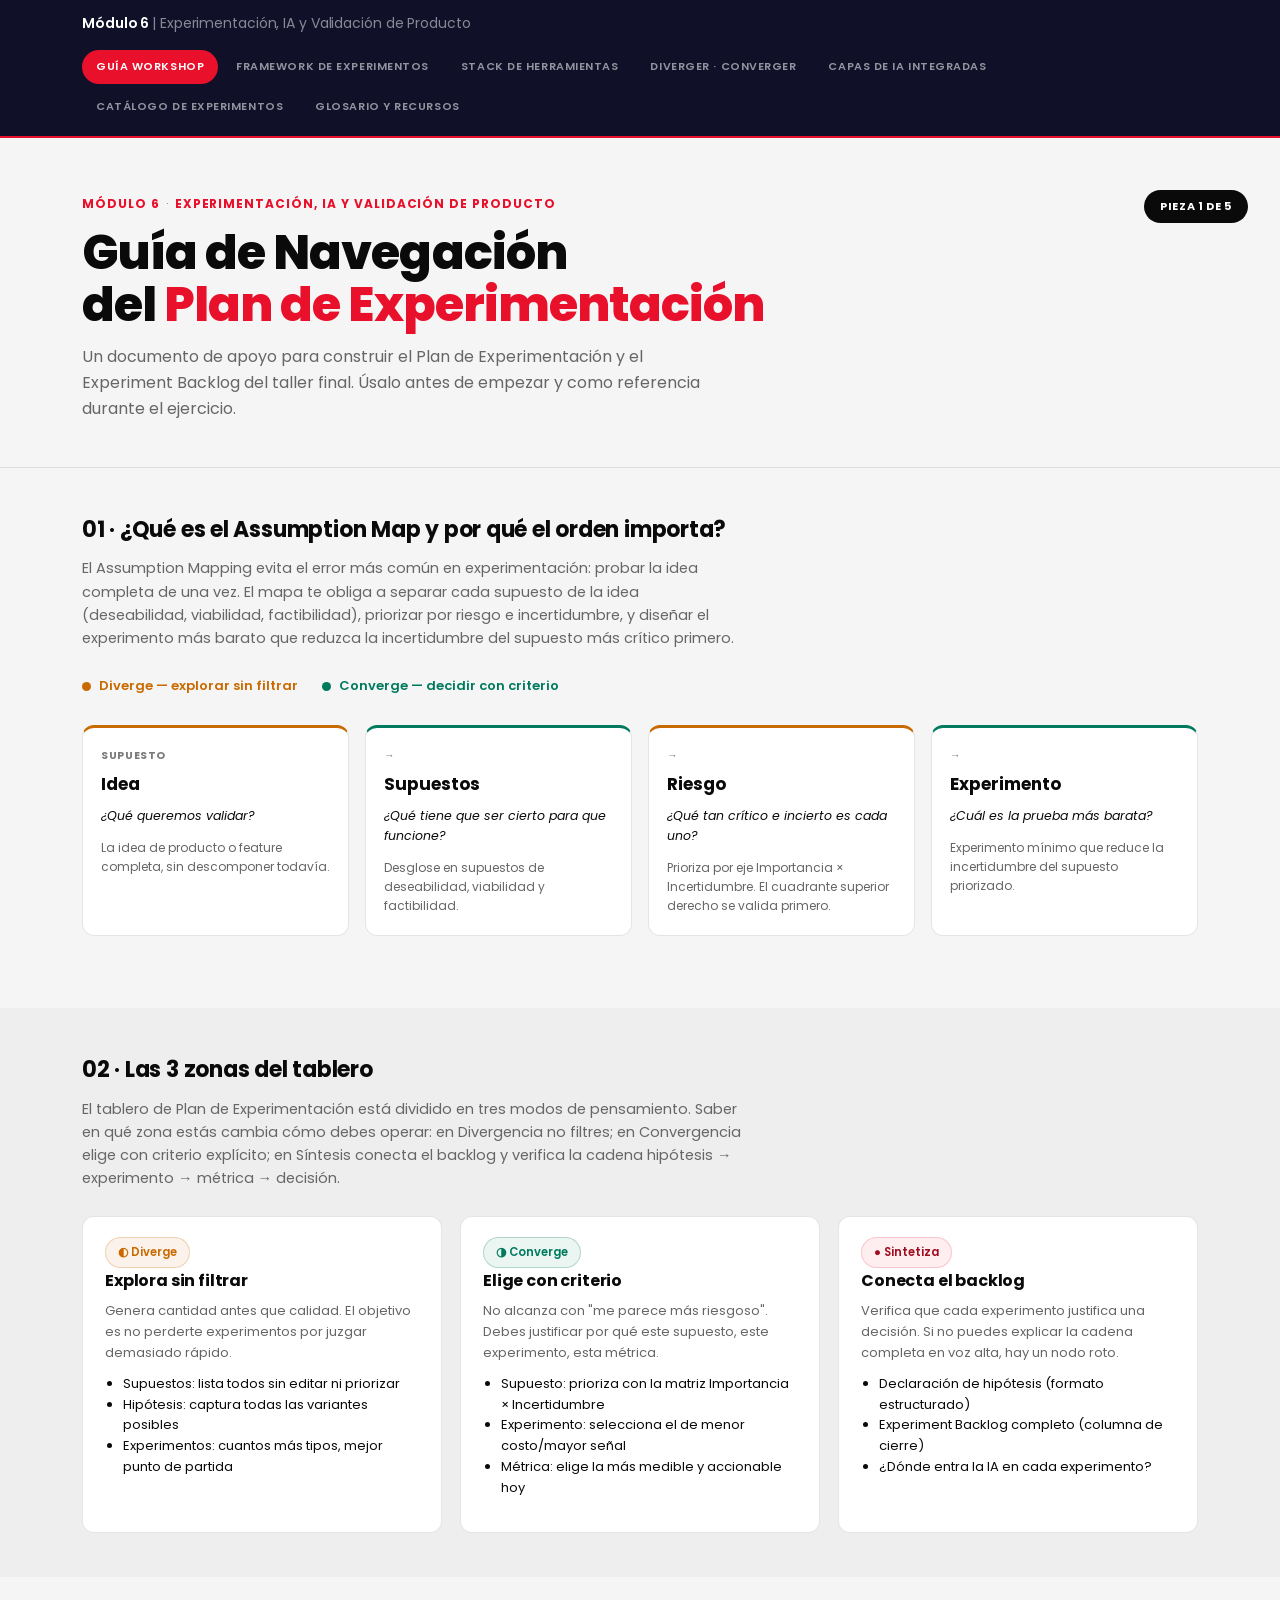
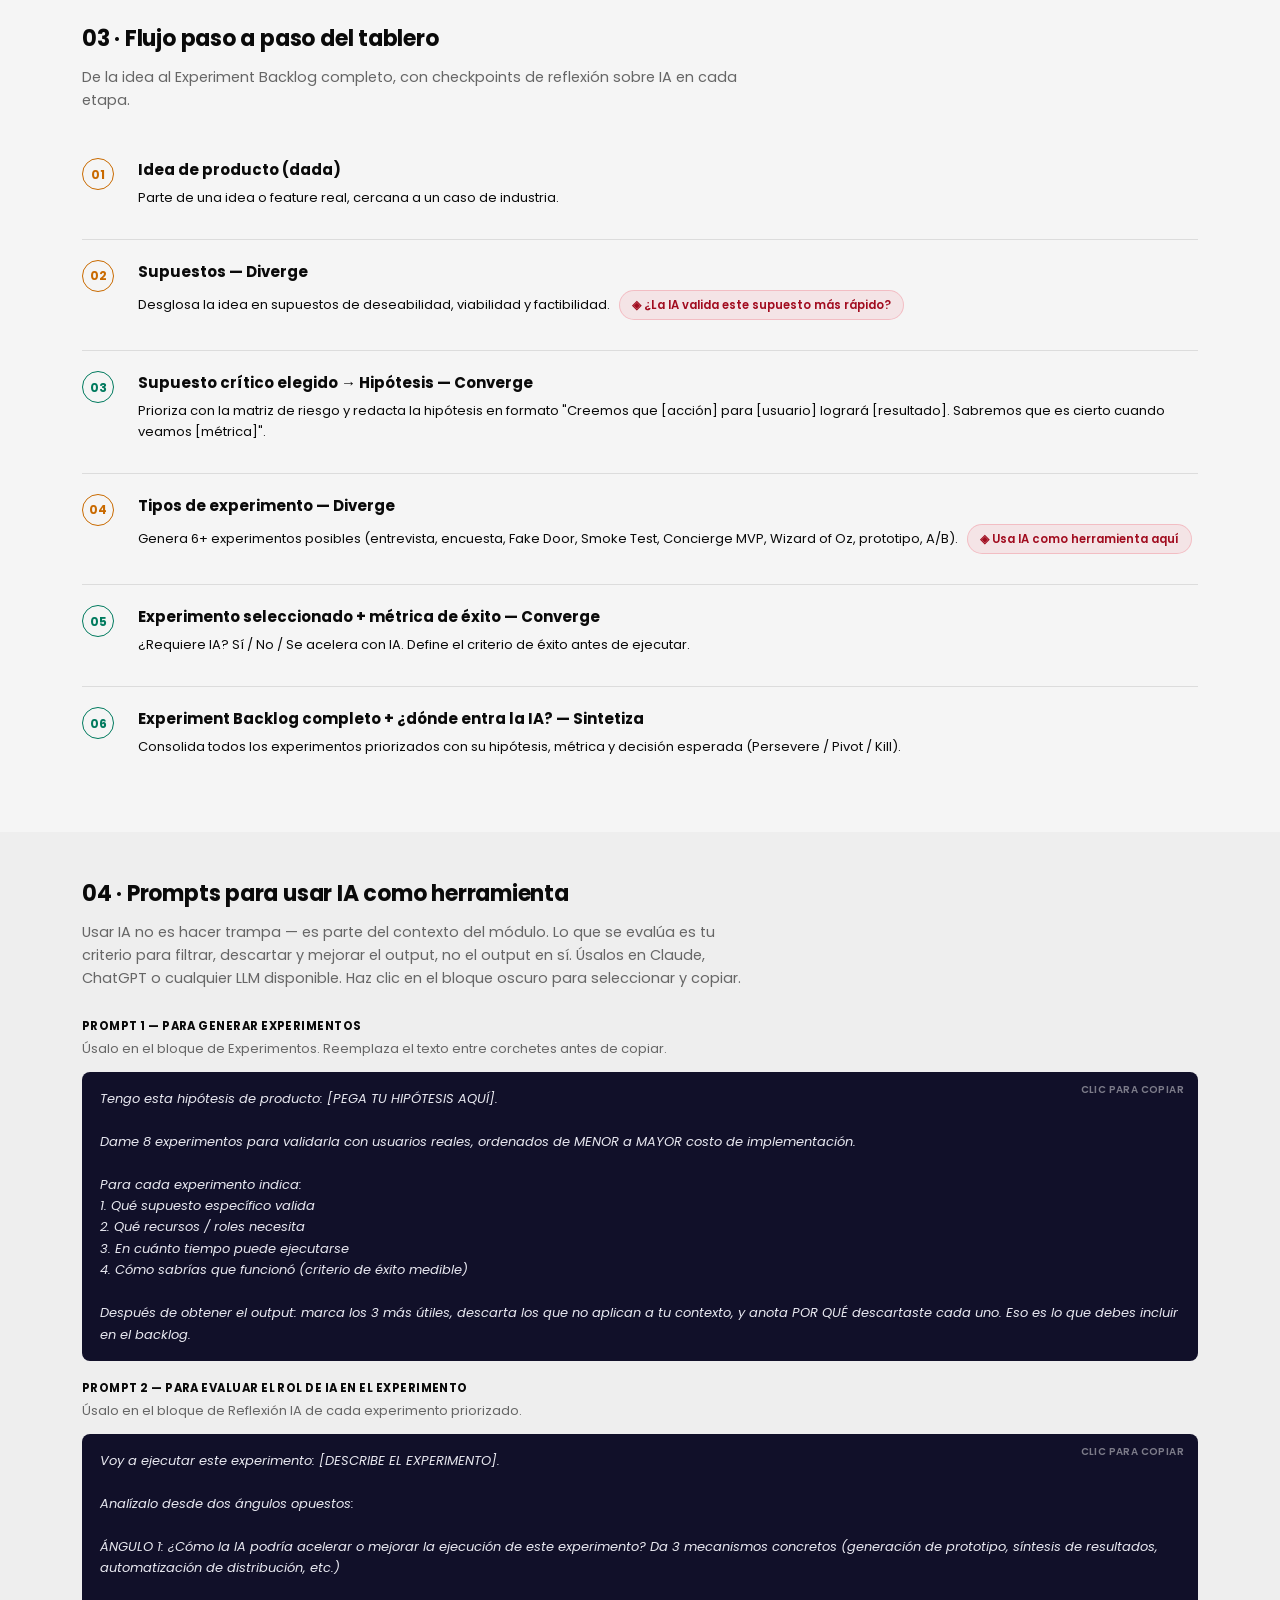
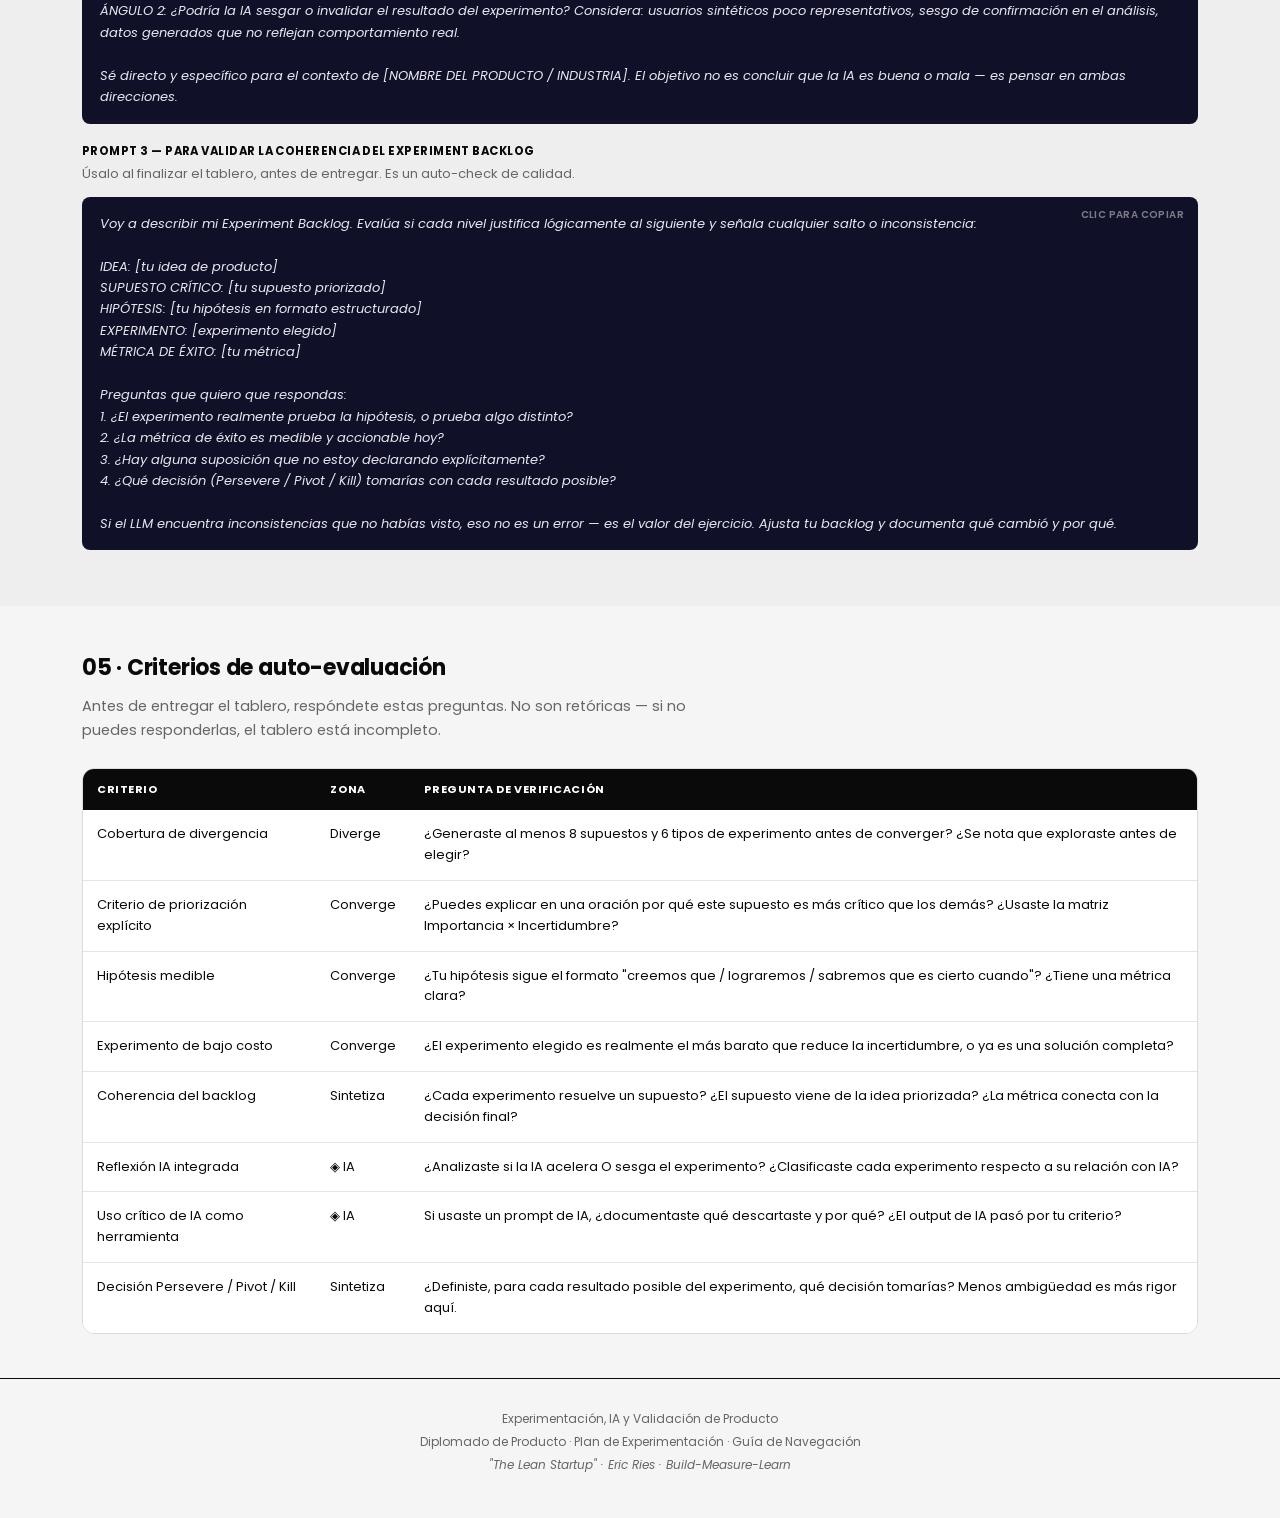
<file: guia-workshop.html>
<!DOCTYPE html>
<html lang="es">
<head>
<meta charset="UTF-8">
<meta name="viewport" content="width=device-width, initial-scale=1.0">
<title>Guía de Navegación — Plan de Experimentación · Módulo 6</title>
<link rel="preconnect" href="https://fonts.googleapis.com">
<link rel="preconnect" href="https://fonts.gstatic.com" crossorigin>
<link href="https://fonts.googleapis.com/css2?family=Poppins:ital,wght@0,400;0,500;0,600;0,700;0,800;1,400&display=swap" rel="stylesheet">
<link rel="stylesheet" href="styles.css">
</head>
<body>

<nav class="nav">
  <div class="nav-inner">
    <a href="index.html" class="nav-brand">Módulo 6 <span class="dim">| Experimentación, IA y Validación de Producto</span></a>
    <div class="nav-links">
      <a href="guia-workshop.html">Guía Workshop</a>
      <a href="framework-experimentos.html">Framework de Experimentos</a>
      <a href="stack-herramientas.html">Stack de Herramientas</a>
      <a href="diverger-converger.html">Diverger · Converger</a>
      <a href="capas-ia.html">Capas de IA Integradas</a>
      <a href="experimentos.html">Catálogo de Experimentos</a>
      <a href="recursos.html">Glosario y Recursos</a>
    </div>
  </div>
</nav>

<header class="hero">
  <div class="wrap">
    <div class="eyebrow">Módulo 6 <span class="sep">·</span> Experimentación, IA y Validación de Producto</div>
    <h1 class="display">Guía de Navegación<br>del <span class="accent-word">Plan de Experimentación</span></h1>
    <p class="lede">Un documento de apoyo para construir el Plan de Experimentación y el Experiment Backlog del taller final. Úsalo antes de empezar y como referencia durante el ejercicio.</p>
    <span class="piece-badge">Pieza 1 de 5</span>
  </div>
</header>

<section class="block">
  <div class="wrap">
    <h2 class="section-title">01 · ¿Qué es el Assumption Map y por qué el orden importa?</h2>
    <p class="section-sub">El Assumption Mapping evita el error más común en experimentación: probar la idea completa de una vez. El mapa te obliga a separar cada supuesto de la idea (deseabilidad, viabilidad, factibilidad), priorizar por riesgo e incertidumbre, y diseñar el experimento más barato que reduzca la incertidumbre del supuesto más crítico primero.</p>

    <div class="legend-row">
      <span class="legend-item diverge"><span class="legend-dot"></span>Diverge — explorar sin filtrar</span>
      <span class="legend-item converge"><span class="legend-dot"></span>Converge — decidir con criterio</span>
    </div>

    <div class="phase-flow">
      <div class="phase-card diverge">
        <div class="phase-label">Supuesto</div>
        <h4>Idea</h4>
        <div class="phase-q">¿Qué queremos validar?</div>
        <p class="phase-desc">La idea de producto o feature completa, sin descomponer todavía.</p>
      </div>
      <div class="phase-card converge">
        <div class="phase-label">→</div>
        <h4>Supuestos</h4>
        <div class="phase-q">¿Qué tiene que ser cierto para que funcione?</div>
        <p class="phase-desc">Desglose en supuestos de deseabilidad, viabilidad y factibilidad.</p>
      </div>
      <div class="phase-card diverge">
        <div class="phase-label">→</div>
        <h4>Riesgo</h4>
        <div class="phase-q">¿Qué tan crítico e incierto es cada uno?</div>
        <p class="phase-desc">Prioriza por eje Importancia × Incertidumbre. El cuadrante superior derecho se valida primero.</p>
      </div>
      <div class="phase-card converge">
        <div class="phase-label">→</div>
        <h4>Experimento</h4>
        <div class="phase-q">¿Cuál es la prueba más barata?</div>
        <p class="phase-desc">Experimento mínimo que reduce la incertidumbre del supuesto priorizado.</p>
      </div>
    </div>
  </div>
</section>

<section class="block alt">
  <div class="wrap">
    <h2 class="section-title">02 · Las 3 zonas del tablero</h2>
    <p class="section-sub">El tablero de Plan de Experimentación está dividido en tres modos de pensamiento. Saber en qué zona estás cambia cómo debes operar: en Divergencia no filtres; en Convergencia elige con criterio explícito; en Síntesis conecta el backlog y verifica la cadena hipótesis → experimento → métrica → decisión.</p>

    <div class="grid cols-3">
      <div class="card">
        <div class="pill diverge">◐ Diverge</div>
        <h3>Explora sin filtrar</h3>
        <p>Genera cantidad antes que calidad. El objetivo es no perderte experimentos por juzgar demasiado rápido.</p>
        <ul style="font-size:13px;color:var(--ink);padding-left:18px;margin-top:10px;">
          <li>Supuestos: lista todos sin editar ni priorizar</li>
          <li>Hipótesis: captura todas las variantes posibles</li>
          <li>Experimentos: cuantos más tipos, mejor punto de partida</li>
        </ul>
      </div>
      <div class="card">
        <div class="pill converge">◑ Converge</div>
        <h3>Elige con criterio</h3>
        <p>No alcanza con "me parece más riesgoso". Debes justificar por qué este supuesto, este experimento, esta métrica.</p>
        <ul style="font-size:13px;color:var(--ink);padding-left:18px;margin-top:10px;">
          <li>Supuesto: prioriza con la matriz Importancia × Incertidumbre</li>
          <li>Experimento: selecciona el de menor costo/mayor señal</li>
          <li>Métrica: elige la más medible y accionable hoy</li>
        </ul>
      </div>
      <div class="card">
        <div class="pill red">● Sintetiza</div>
        <h3>Conecta el backlog</h3>
        <p>Verifica que cada experimento justifica una decisión. Si no puedes explicar la cadena completa en voz alta, hay un nodo roto.</p>
        <ul style="font-size:13px;color:var(--ink);padding-left:18px;margin-top:10px;">
          <li>Declaración de hipótesis (formato estructurado)</li>
          <li>Experiment Backlog completo (columna de cierre)</li>
          <li>¿Dónde entra la IA en cada experimento?</li>
        </ul>
      </div>
    </div>
  </div>
</section>

<section class="block">
  <div class="wrap">
    <h2 class="section-title">03 · Flujo paso a paso del tablero</h2>
    <p class="section-sub">De la idea al Experiment Backlog completo, con checkpoints de reflexión sobre IA en cada etapa.</p>

    <div class="step-item">
      <div class="step-num">01</div>
      <div>
        <h4>Idea de producto (dada)</h4>
        <p>Parte de una idea o feature real, cercana a un caso de industria.</p>
      </div>
    </div>
    <div class="step-item">
      <div class="step-num">02</div>
      <div>
        <h4>Supuestos — Diverge</h4>
        <p>Desglosa la idea en supuestos de deseabilidad, viabilidad y factibilidad. <span class="pill red" style="margin-left:6px;">◈ ¿La IA valida este supuesto más rápido?</span></p>
      </div>
    </div>
    <div class="step-item converge">
      <div class="step-num">03</div>
      <div>
        <h4>Supuesto crítico elegido → Hipótesis — Converge</h4>
        <p>Prioriza con la matriz de riesgo y redacta la hipótesis en formato "Creemos que [acción] para [usuario] logrará [resultado]. Sabremos que es cierto cuando veamos [métrica]".</p>
      </div>
    </div>
    <div class="step-item">
      <div class="step-num">04</div>
      <div>
        <h4>Tipos de experimento — Diverge</h4>
        <p>Genera 6+ experimentos posibles (entrevista, encuesta, Fake Door, Smoke Test, Concierge MVP, Wizard of Oz, prototipo, A/B). <span class="pill red" style="margin-left:6px;">◈ Usa IA como herramienta aquí</span></p>
      </div>
    </div>
    <div class="step-item converge">
      <div class="step-num">05</div>
      <div>
        <h4>Experimento seleccionado + métrica de éxito — Converge</h4>
        <p>¿Requiere IA? Sí / No / Se acelera con IA. Define el criterio de éxito antes de ejecutar.</p>
      </div>
    </div>
    <div class="step-item converge">
      <div class="step-num">06</div>
      <div>
        <h4>Experiment Backlog completo + ¿dónde entra la IA? — Sintetiza</h4>
        <p>Consolida todos los experimentos priorizados con su hipótesis, métrica y decisión esperada (Persevere / Pivot / Kill).</p>
      </div>
    </div>
  </div>
</section>

<section class="block alt">
  <div class="wrap">
    <h2 class="section-title">04 · Prompts para usar IA como herramienta</h2>
    <p class="section-sub">Usar IA no es hacer trampa — es parte del contexto del módulo. Lo que se evalúa es tu criterio para filtrar, descartar y mejorar el output, no el output en sí. Úsalos en Claude, ChatGPT o cualquier LLM disponible. Haz clic en el bloque oscuro para seleccionar y copiar.</p>

    <div class="prompt-label">Prompt 1 — Para generar experimentos</div>
    <p style="font-size:13px;color:var(--gray-600);margin:0 0 6px;">Úsalo en el bloque de Experimentos. Reemplaza el texto entre corchetes antes de copiar.</p>
    <div class="prompt-box">Tengo esta hipótesis de producto: [PEGA TU HIPÓTESIS AQUÍ].

Dame 8 experimentos para validarla con usuarios reales, ordenados de MENOR a MAYOR costo de implementación.

Para cada experimento indica:
1. Qué supuesto específico valida
2. Qué recursos / roles necesita
3. En cuánto tiempo puede ejecutarse
4. Cómo sabrías que funcionó (criterio de éxito medible)

Después de obtener el output: marca los 3 más útiles, descarta los que no aplican a tu contexto, y anota POR QUÉ descartaste cada uno. Eso es lo que debes incluir en el backlog.</div>

    <div class="prompt-label">Prompt 2 — Para evaluar el rol de IA en el experimento</div>
    <p style="font-size:13px;color:var(--gray-600);margin:0 0 6px;">Úsalo en el bloque de Reflexión IA de cada experimento priorizado.</p>
    <div class="prompt-box">Voy a ejecutar este experimento: [DESCRIBE EL EXPERIMENTO].

Analízalo desde dos ángulos opuestos:

ÁNGULO 1: ¿Cómo la IA podría acelerar o mejorar la ejecución de este experimento? Da 3 mecanismos concretos (generación de prototipo, síntesis de resultados, automatización de distribución, etc.)

ÁNGULO 2: ¿Podría la IA sesgar o invalidar el resultado del experimento? Considera: usuarios sintéticos poco representativos, sesgo de confirmación en el análisis, datos generados que no reflejan comportamiento real.

Sé directo y específico para el contexto de [NOMBRE DEL PRODUCTO / INDUSTRIA]. El objetivo no es concluir que la IA es buena o mala — es pensar en ambas direcciones.</div>

    <div class="prompt-label">Prompt 3 — Para validar la coherencia del Experiment Backlog</div>
    <p style="font-size:13px;color:var(--gray-600);margin:0 0 6px;">Úsalo al finalizar el tablero, antes de entregar. Es un auto-check de calidad.</p>
    <div class="prompt-box">Voy a describir mi Experiment Backlog. Evalúa si cada nivel justifica lógicamente al siguiente y señala cualquier salto o inconsistencia:

IDEA: [tu idea de producto]
SUPUESTO CRÍTICO: [tu supuesto priorizado]
HIPÓTESIS: [tu hipótesis en formato estructurado]
EXPERIMENTO: [experimento elegido]
MÉTRICA DE ÉXITO: [tu métrica]

Preguntas que quiero que respondas:
1. ¿El experimento realmente prueba la hipótesis, o prueba algo distinto?
2. ¿La métrica de éxito es medible y accionable hoy?
3. ¿Hay alguna suposición que no estoy declarando explícitamente?
4. ¿Qué decisión (Persevere / Pivot / Kill) tomarías con cada resultado posible?

Si el LLM encuentra inconsistencias que no habías visto, eso no es un error — es el valor del ejercicio. Ajusta tu backlog y documenta qué cambió y por qué.</div>
  </div>
</section>

<section class="block">
  <div class="wrap">
    <h2 class="section-title">05 · Criterios de auto-evaluación</h2>
    <p class="section-sub">Antes de entregar el tablero, respóndete estas preguntas. No son retóricas — si no puedes responderlas, el tablero está incompleto.</p>

    <div class="table-wrap">
      <table class="data-table">
        <thead>
          <tr><th>Criterio</th><th>Zona</th><th>Pregunta de verificación</th></tr>
        </thead>
        <tbody>
          <tr><td>Cobertura de divergencia</td><td>Diverge</td><td>¿Generaste al menos 8 supuestos y 6 tipos de experimento antes de converger? ¿Se nota que exploraste antes de elegir?</td></tr>
          <tr><td>Criterio de priorización explícito</td><td>Converge</td><td>¿Puedes explicar en una oración por qué este supuesto es más crítico que los demás? ¿Usaste la matriz Importancia × Incertidumbre?</td></tr>
          <tr><td>Hipótesis medible</td><td>Converge</td><td>¿Tu hipótesis sigue el formato "creemos que / lograremos / sabremos que es cierto cuando"? ¿Tiene una métrica clara?</td></tr>
          <tr><td>Experimento de bajo costo</td><td>Converge</td><td>¿El experimento elegido es realmente el más barato que reduce la incertidumbre, o ya es una solución completa?</td></tr>
          <tr><td>Coherencia del backlog</td><td>Sintetiza</td><td>¿Cada experimento resuelve un supuesto? ¿El supuesto viene de la idea priorizada? ¿La métrica conecta con la decisión final?</td></tr>
          <tr><td>Reflexión IA integrada</td><td>◈ IA</td><td>¿Analizaste si la IA acelera O sesga el experimento? ¿Clasificaste cada experimento respecto a su relación con IA?</td></tr>
          <tr><td>Uso crítico de IA como herramienta</td><td>◈ IA</td><td>Si usaste un prompt de IA, ¿documentaste qué descartaste y por qué? ¿El output de IA pasó por tu criterio?</td></tr>
          <tr><td>Decisión Persevere / Pivot / Kill</td><td>Sintetiza</td><td>¿Definiste, para cada resultado posible del experimento, qué decisión tomarías? Menos ambigüedad es más rigor aquí.</td></tr>
        </tbody>
      </table>
    </div>
  </div>
</section>

<footer class="site-footer">
  <div class="wrap">
    <p>Experimentación, IA y Validación de Producto</p>
    <p>Diplomado de Producto · Plan de Experimentación · Guía de Navegación</p>
    <p class="fq">"The Lean Startup" · Eric Ries · Build-Measure-Learn</p>
  </div>
</footer>

<script src="script.js"></script>
</body>
</html>
</file>
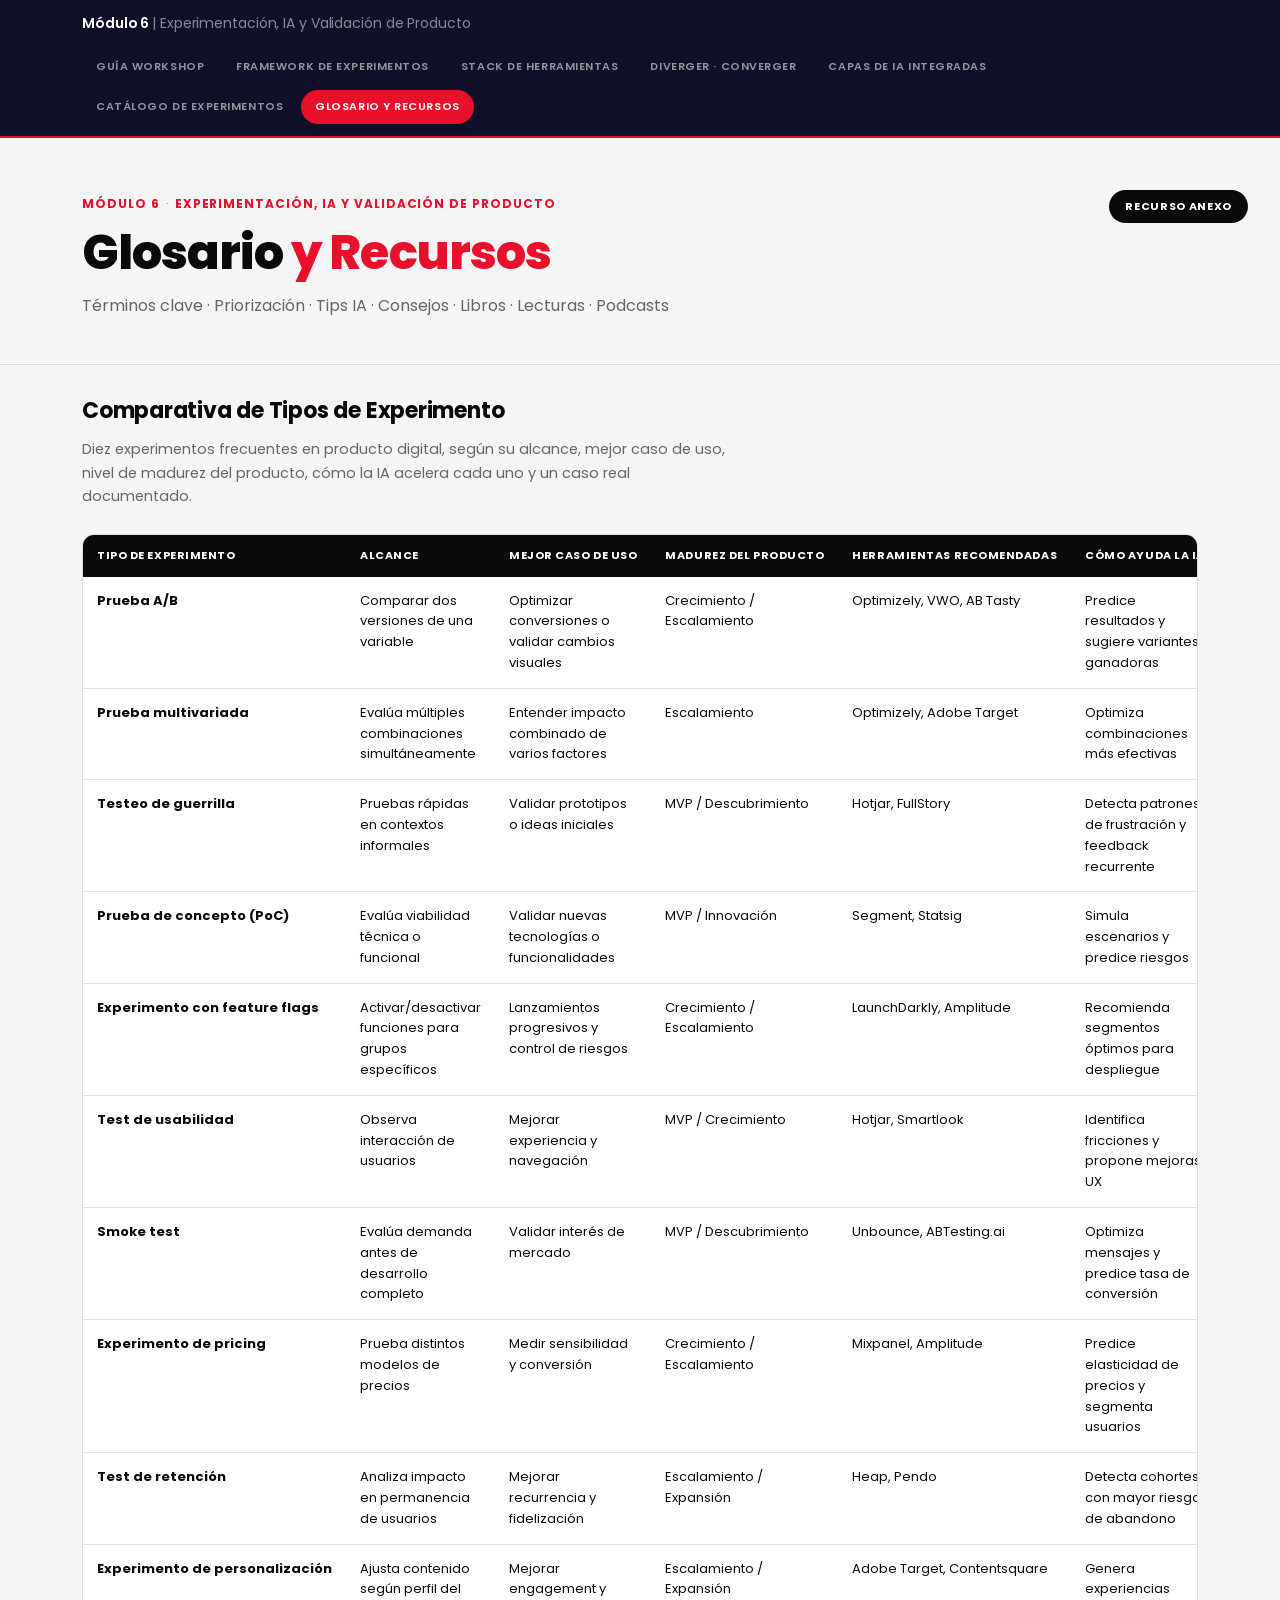
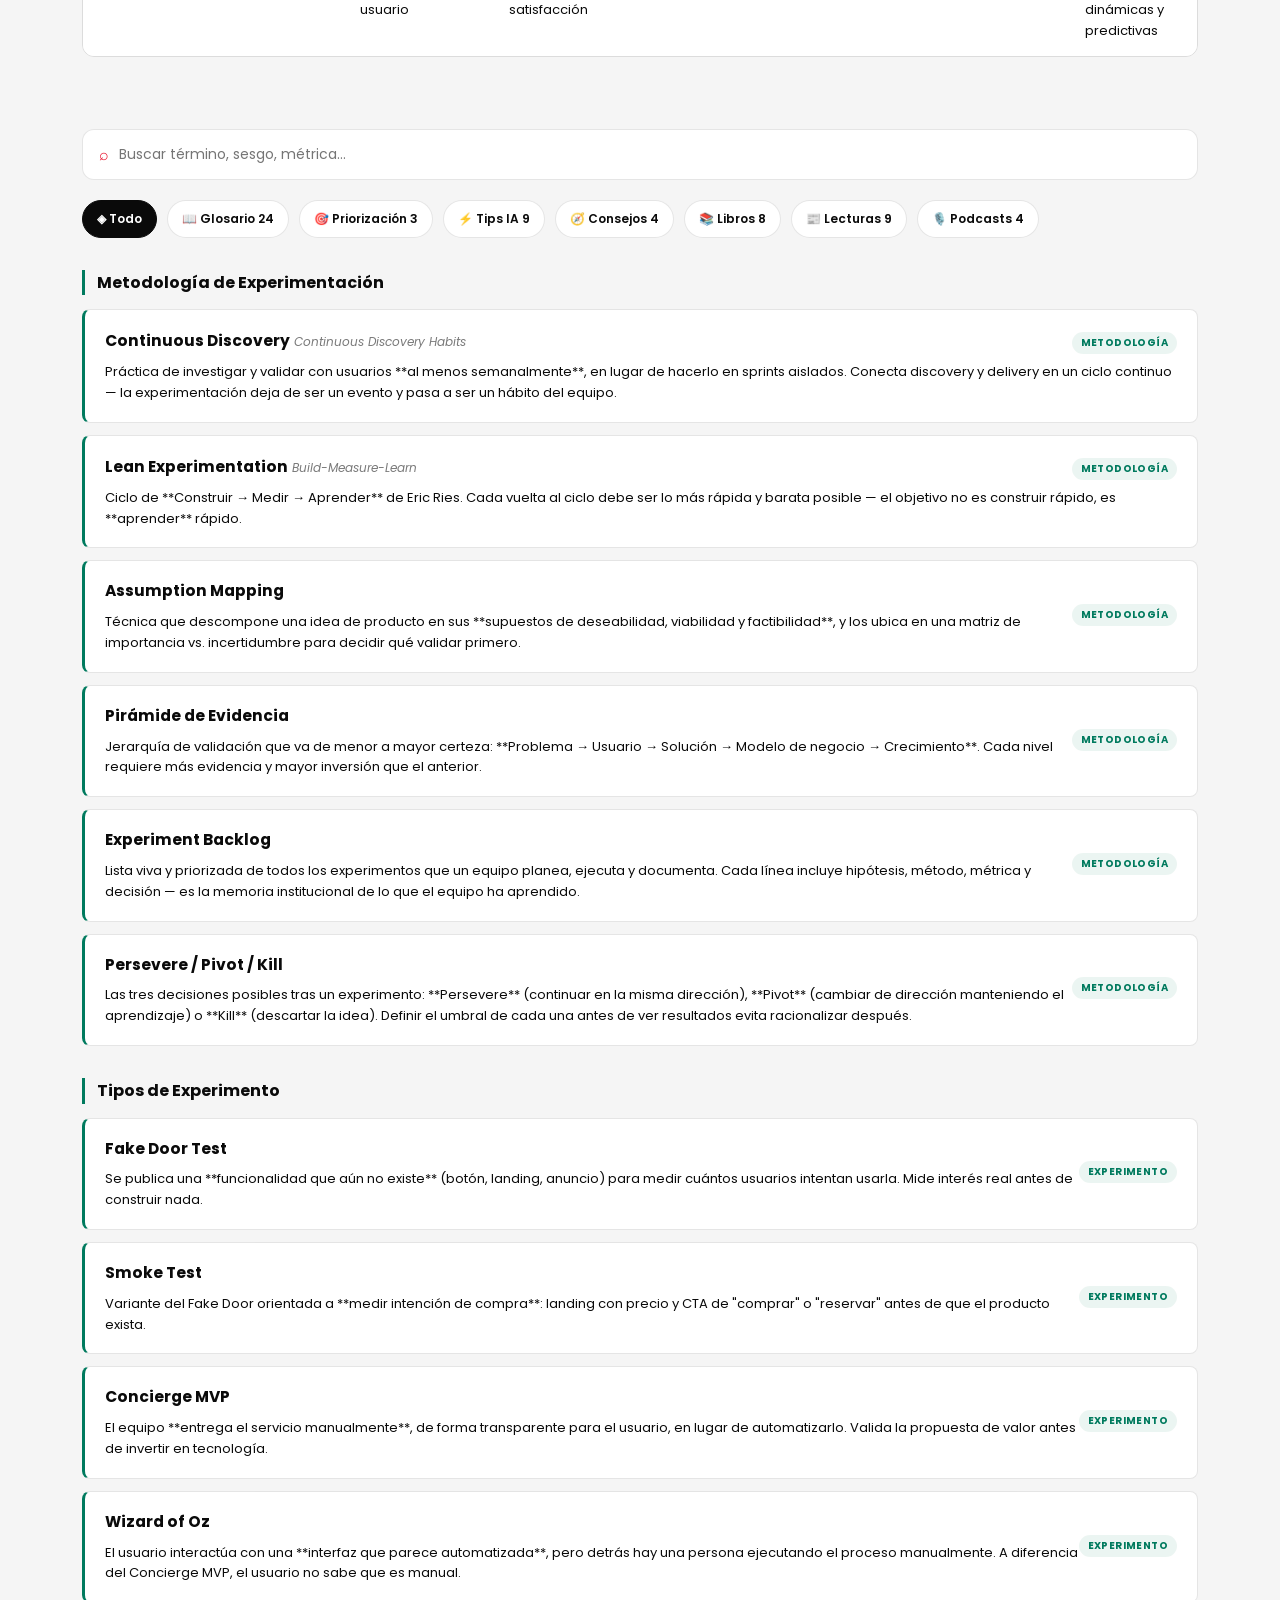
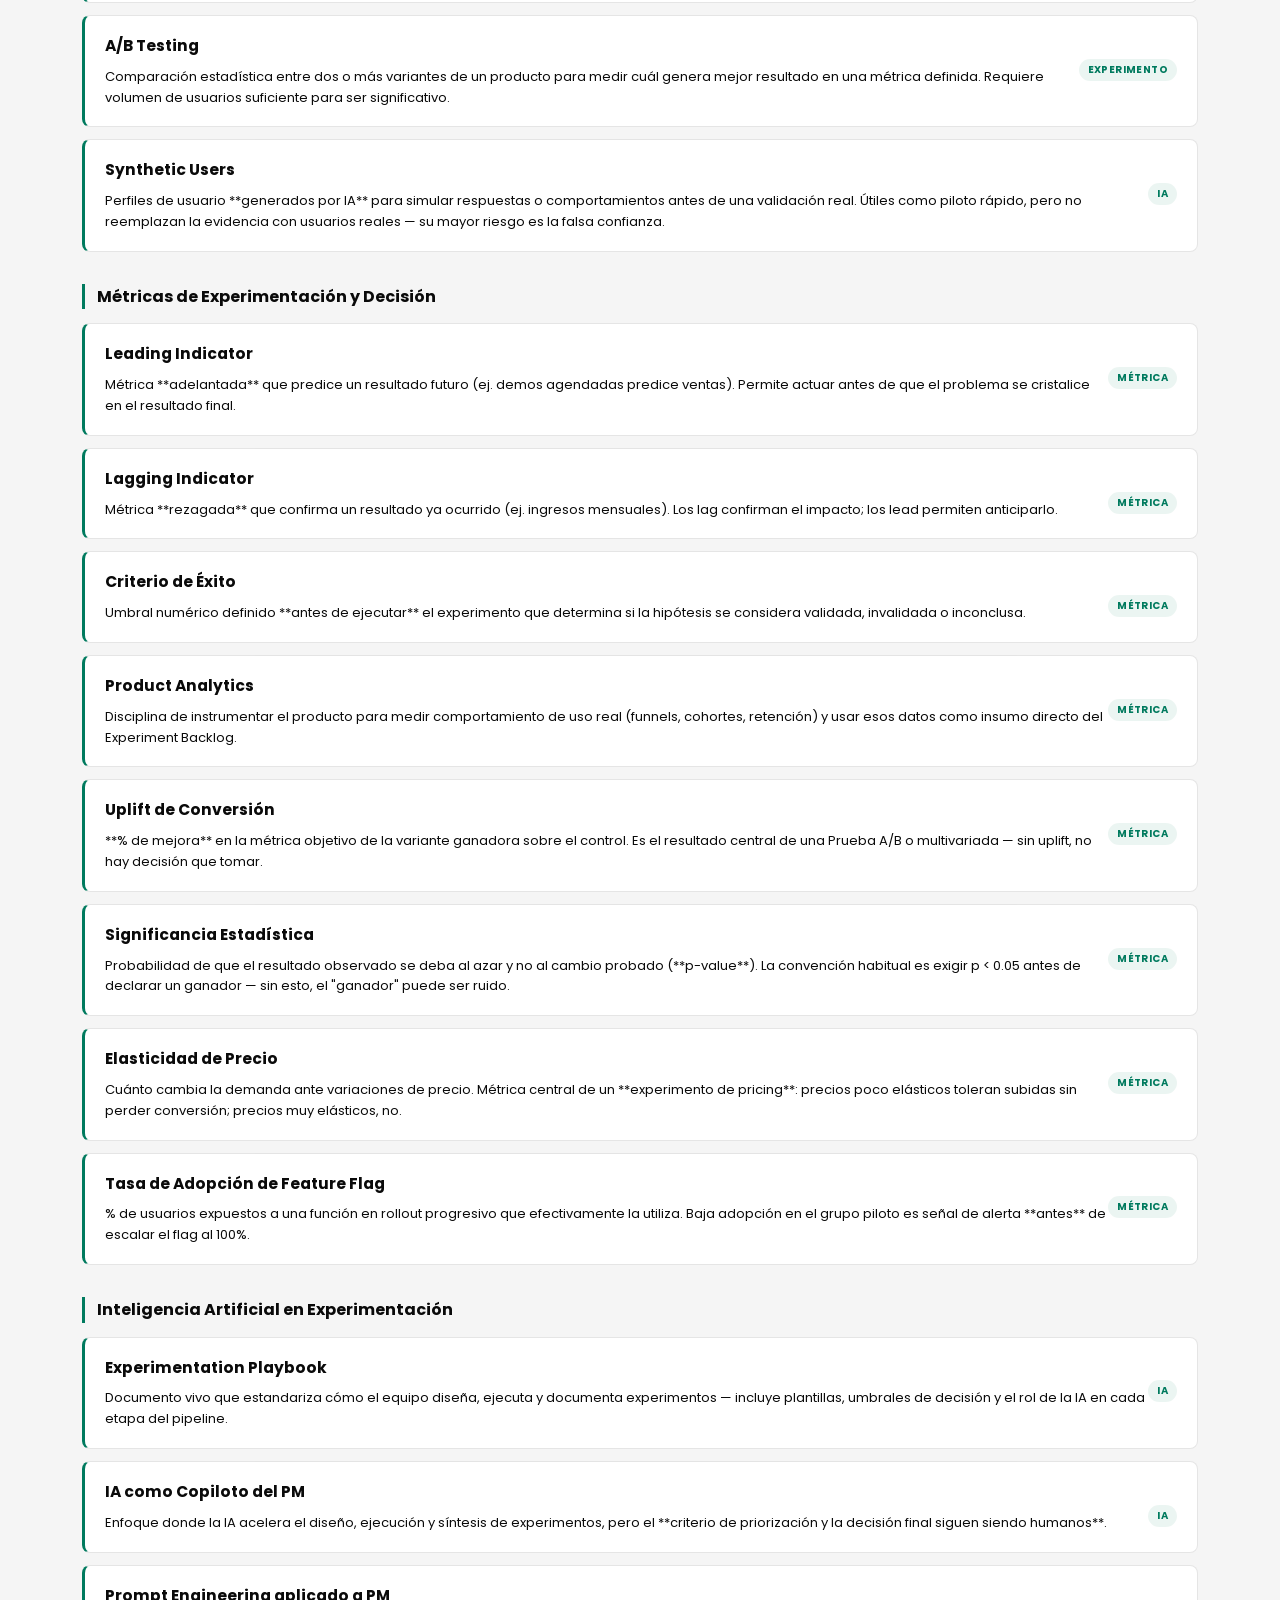
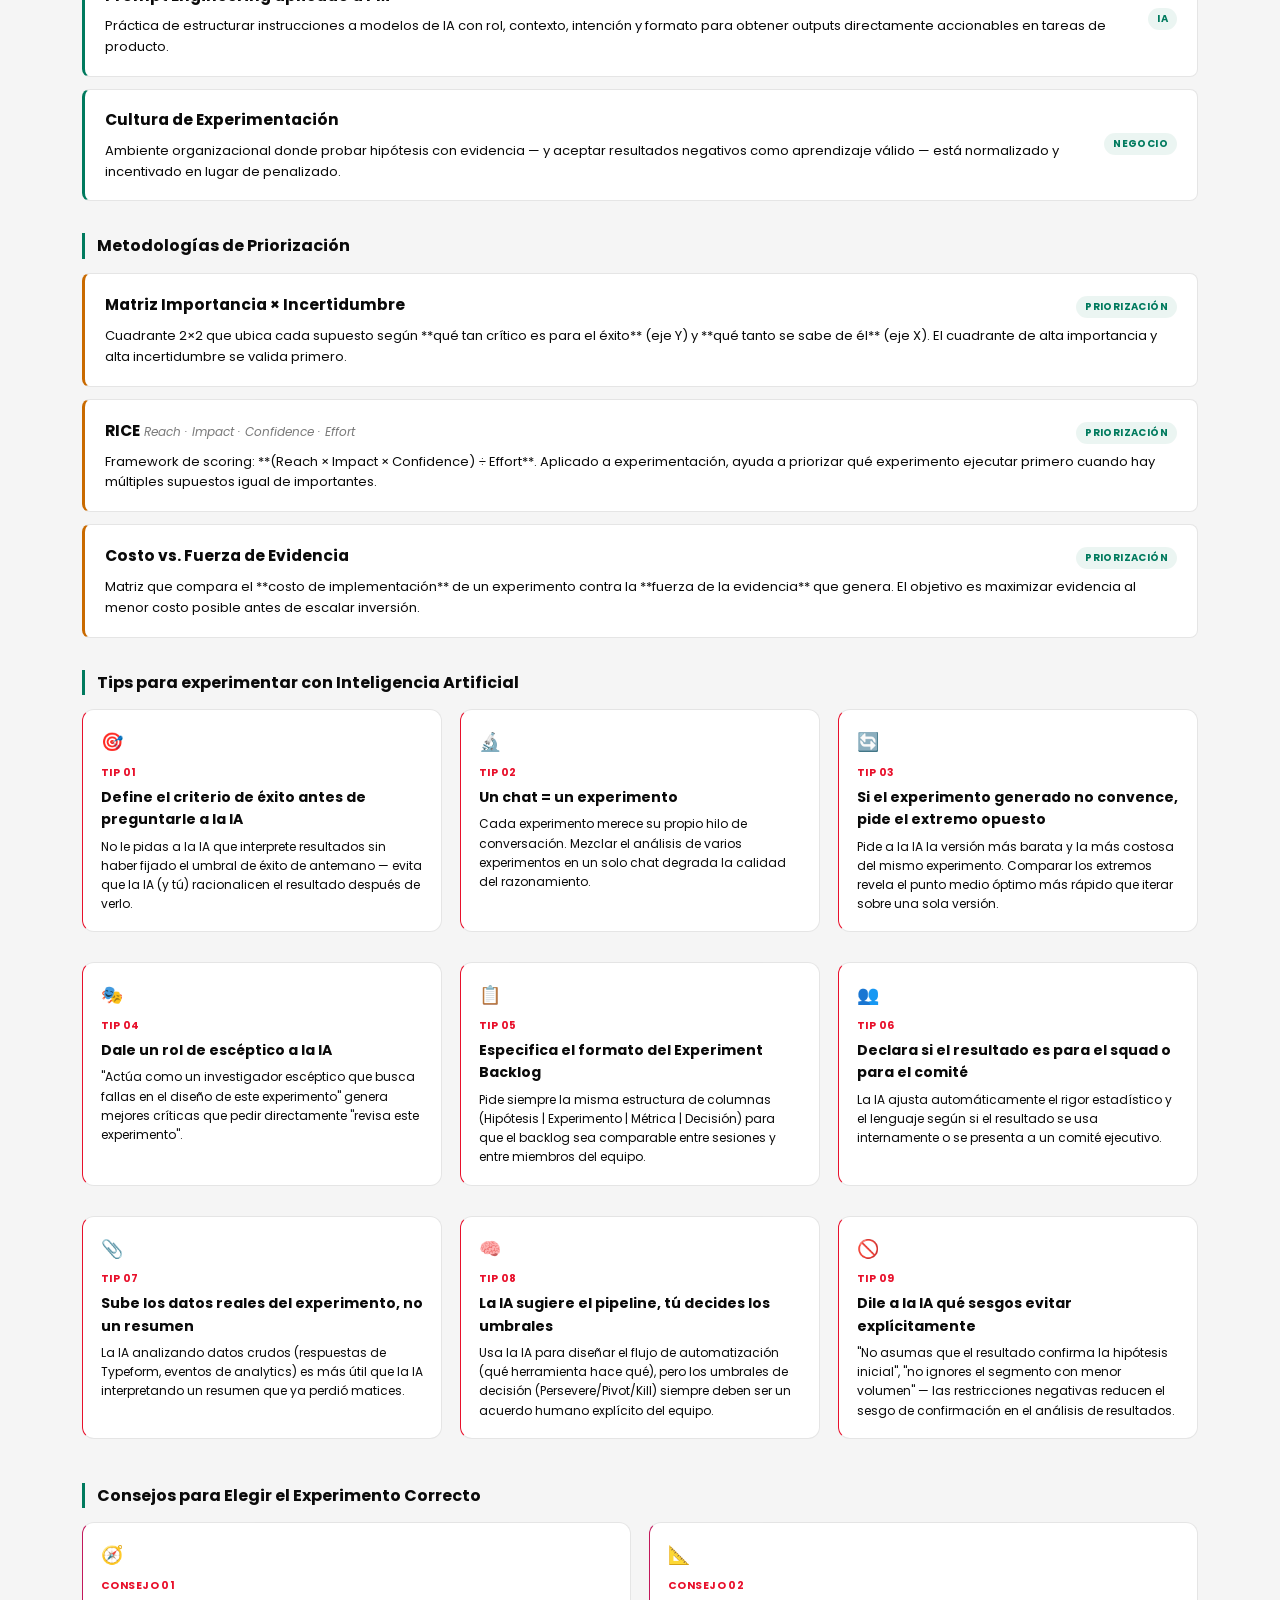
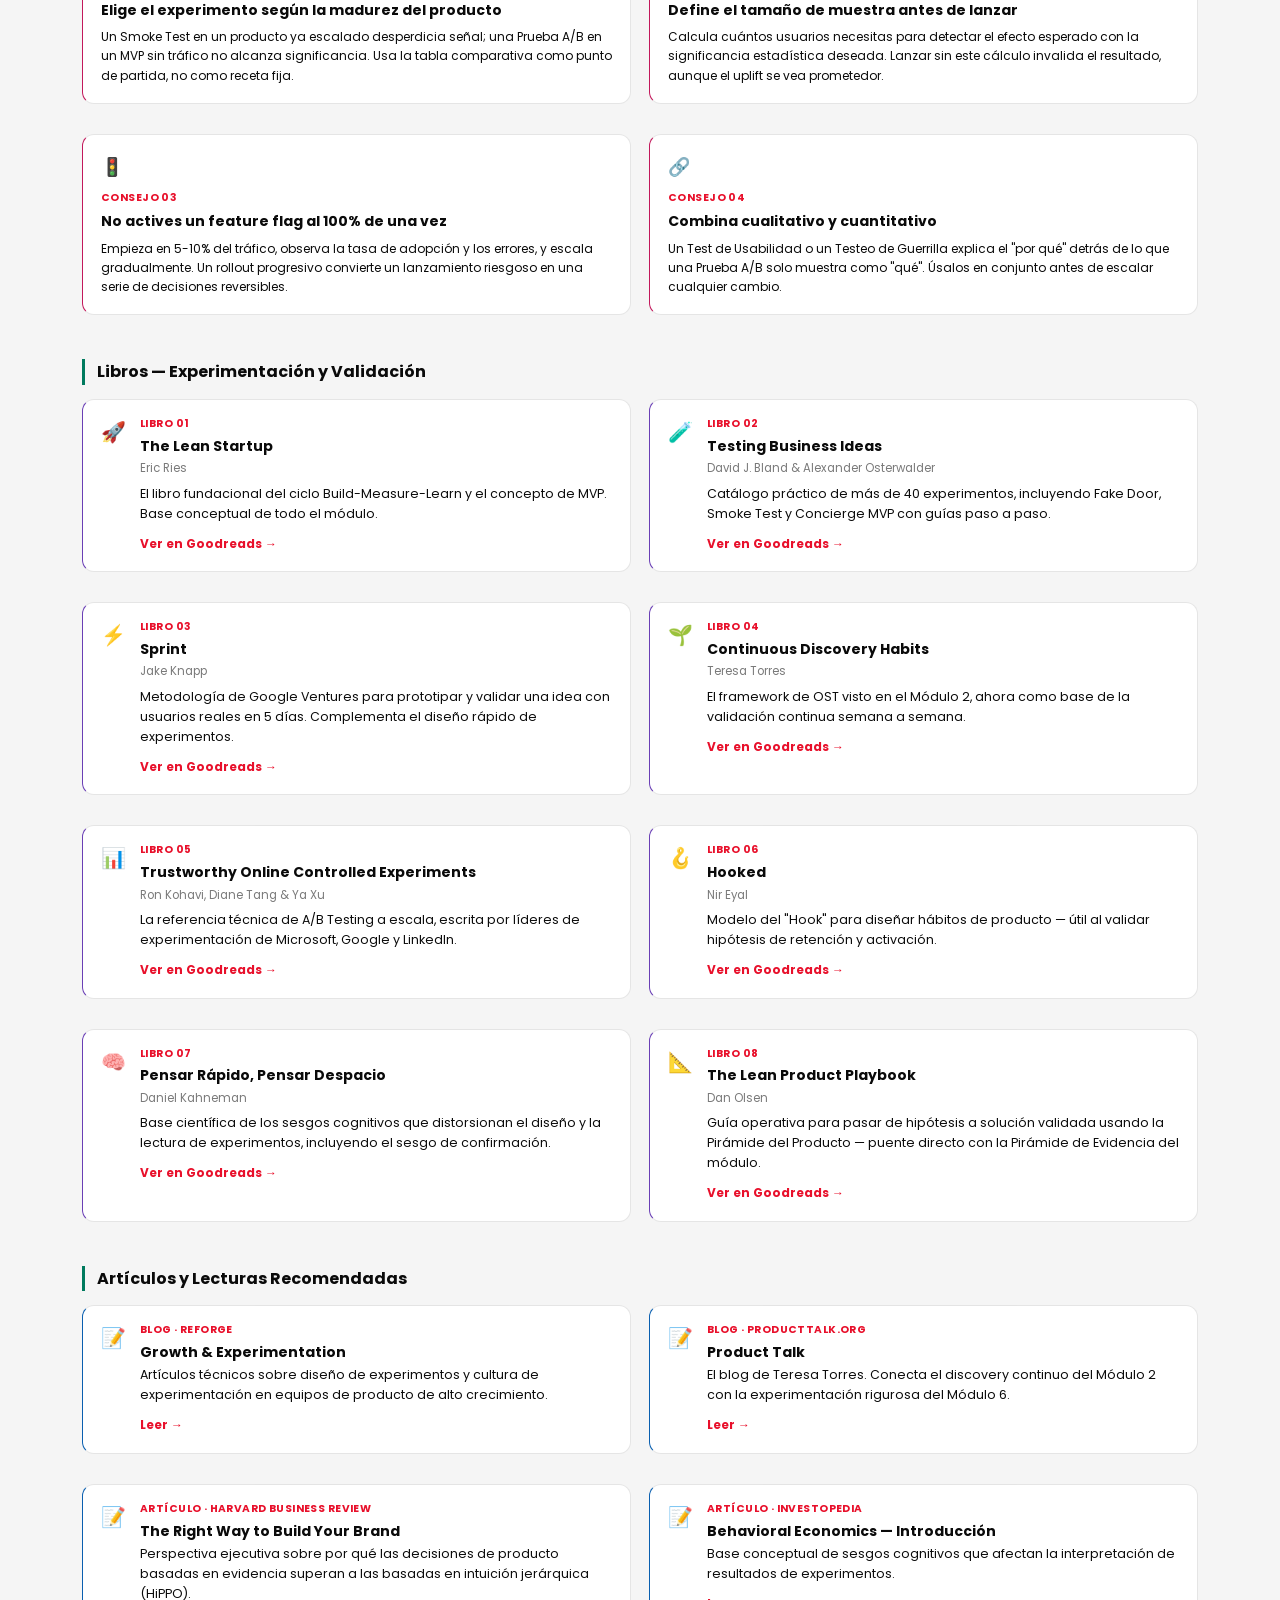
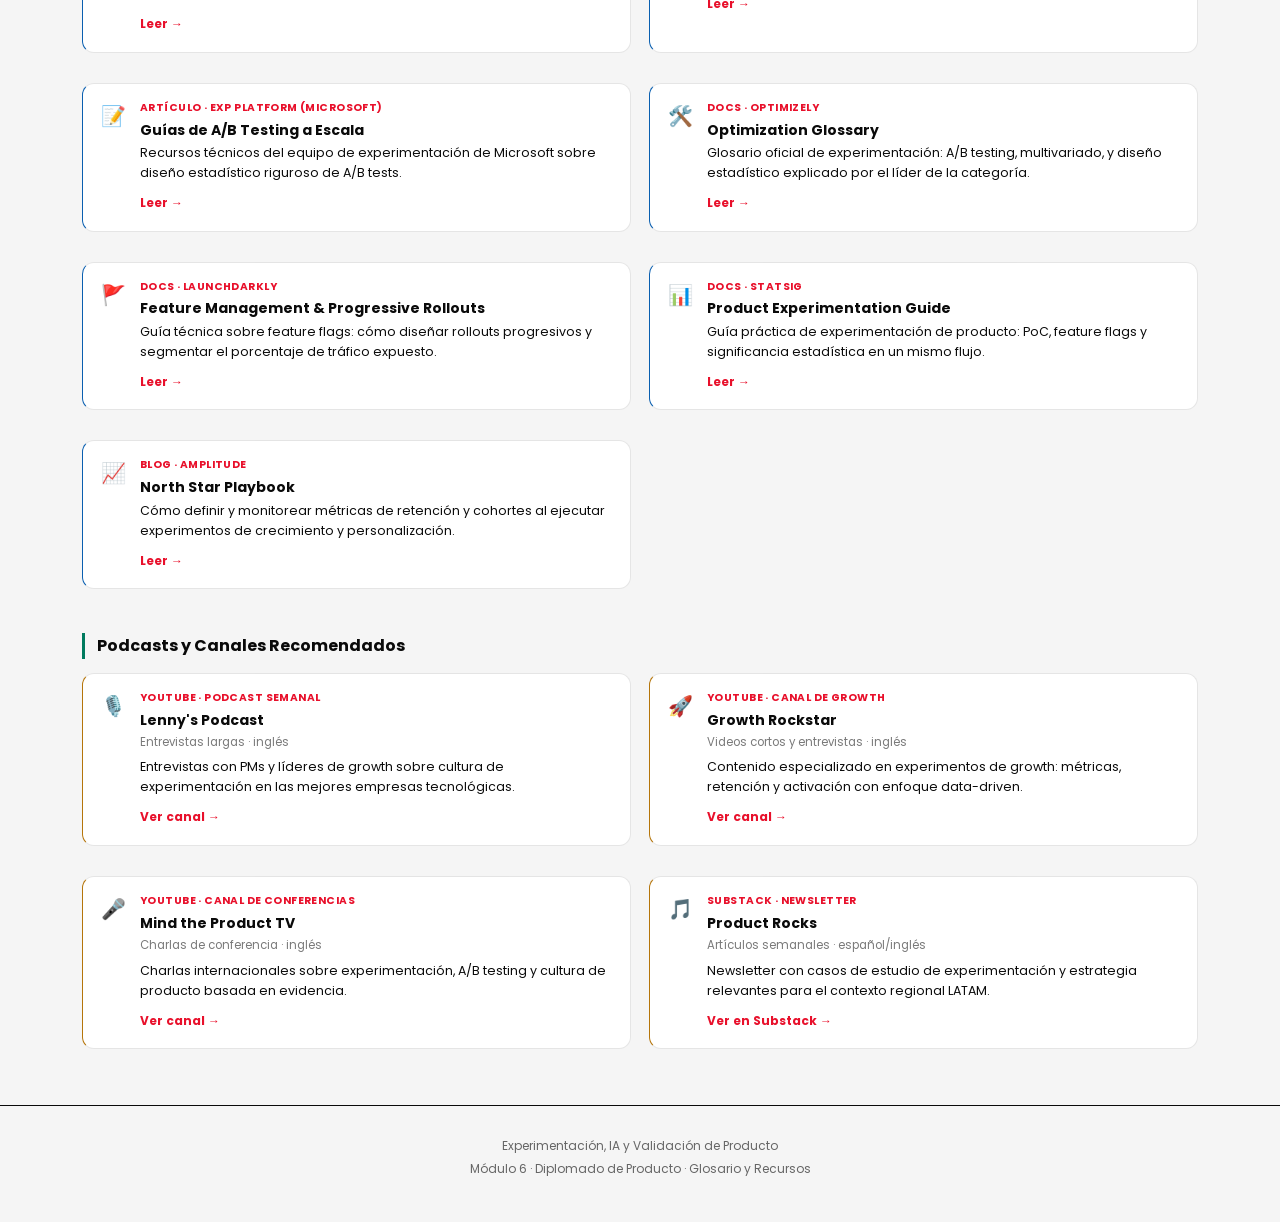
<file: recursos.html>
<!DOCTYPE html>
<html lang="es">
<head>
<meta charset="UTF-8">
<meta name="viewport" content="width=device-width, initial-scale=1.0">
<title>Glosario y Recursos — Módulo 6</title>
<link rel="preconnect" href="https://fonts.googleapis.com">
<link rel="preconnect" href="https://fonts.gstatic.com" crossorigin>
<link href="https://fonts.googleapis.com/css2?family=Poppins:ital,wght@0,400;0,500;0,600;0,700;0,800;1,400&display=swap" rel="stylesheet">
<link rel="stylesheet" href="styles.css">
</head>
<body>

<nav class="nav">
  <div class="nav-inner">
    <a href="index.html" class="nav-brand">Módulo 6 <span class="dim">| Experimentación, IA y Validación de Producto</span></a>
    <div class="nav-links">
      <a href="guia-workshop.html">Guía Workshop</a>
      <a href="framework-experimentos.html">Framework de Experimentos</a>
      <a href="stack-herramientas.html">Stack de Herramientas</a>
      <a href="diverger-converger.html">Diverger · Converger</a>
      <a href="capas-ia.html">Capas de IA Integradas</a>
      <a href="experimentos.html">Catálogo de Experimentos</a>
      <a href="recursos.html">Glosario y Recursos</a>
    </div>
  </div>
</nav>

<header class="hero">
  <div class="wrap">
    <div class="eyebrow">Módulo 6 <span class="sep">·</span> Experimentación, IA y Validación de Producto</div>
    <h1 class="display">Glosario <span class="accent-word">y Recursos</span></h1>
    <p class="lede">Términos clave · Priorización · Tips IA · Consejos · Libros · Lecturas · Podcasts</p>
    <span class="piece-badge">Recurso anexo</span>
  </div>
</header>

<section class="block tight">
  <div class="wrap">
    <h2 class="section-title">Comparativa de Tipos de Experimento</h2>
    <p class="section-sub">Diez experimentos frecuentes en producto digital, según su alcance, mejor caso de uso, nivel de madurez del producto, cómo la IA acelera cada uno y un caso real documentado.</p>
    <div class="table-wrap">
      <table class="data-table">
        <thead>
          <tr>
            <th>Tipo de experimento</th>
            <th>Alcance</th>
            <th>Mejor caso de uso</th>
            <th>Madurez del producto</th>
            <th>Herramientas recomendadas</th>
            <th>Cómo ayuda la IA</th>
            <th>Caso real</th>
          </tr>
        </thead>
        <tbody>
          <tr>
            <td class="tool-name">Prueba A/B</td>
            <td>Comparar dos versiones de una variable</td>
            <td>Optimizar conversiones o validar cambios visuales</td>
            <td>Crecimiento / Escalamiento</td>
            <td>Optimizely, VWO, AB Tasty</td>
            <td>Predice resultados y sugiere variantes ganadoras</td>
            <td><a href="https://medium.com/accredian/googles-41-shades-of-blue-a-b-testing-impact-185c6067f3c9" target="_blank">Google →</a></td>
          </tr>
          <tr>
            <td class="tool-name">Prueba multivariada</td>
            <td>Evalúa múltiples combinaciones simultáneamente</td>
            <td>Entender impacto combinado de varios factores</td>
            <td>Escalamiento</td>
            <td>Optimizely, Adobe Target</td>
            <td>Optimiza combinaciones más efectivas</td>
            <td><a href="https://www.jobaajlearnings.com/casestudies/Amazon-AB-Testing-Case-Study-How-Conversion-Optimization-Drives-Success" target="_blank">Amazon →</a></td>
          </tr>
          <tr>
            <td class="tool-name">Testeo de guerrilla</td>
            <td>Pruebas rápidas en contextos informales</td>
            <td>Validar prototipos o ideas iniciales</td>
            <td>MVP / Descubrimiento</td>
            <td>Hotjar, FullStory</td>
            <td>Detecta patrones de frustración y feedback recurrente</td>
            <td><a href="https://medium.com/design-bootcamp/guerilla-testing-in-ux-design-how-a-coffee-shop-helped-me-break-barriers-3b897ce7be13" target="_blank">Caso UX →</a></td>
          </tr>
          <tr>
            <td class="tool-name">Prueba de concepto (PoC)</td>
            <td>Evalúa viabilidad técnica o funcional</td>
            <td>Validar nuevas tecnologías o funcionalidades</td>
            <td>MVP / Innovación</td>
            <td>Segment, Statsig</td>
            <td>Simula escenarios y predice riesgos</td>
            <td><a href="https://techcrunch.com/2019/05/30/the-slack-origin-story/" target="_blank">Slack →</a></td>
          </tr>
          <tr>
            <td class="tool-name">Experimento con feature flags</td>
            <td>Activar/desactivar funciones para grupos específicos</td>
            <td>Lanzamientos progresivos y control de riesgos</td>
            <td>Crecimiento / Escalamiento</td>
            <td>LaunchDarkly, Amplitude</td>
            <td>Recomienda segmentos óptimos para despliegue</td>
            <td><a href="https://launchdarkly.com/blog/case-study-modernizing-development-controlling-rollout-with-launchdarkly/" target="_blank">LaunchDarkly →</a></td>
          </tr>
          <tr>
            <td class="tool-name">Test de usabilidad</td>
            <td>Observa interacción de usuarios</td>
            <td>Mejorar experiencia y navegación</td>
            <td>MVP / Crecimiento</td>
            <td>Hotjar, Smartlook</td>
            <td>Identifica fricciones y propone mejoras UX</td>
            <td><a href="https://www.nngroup.com/articles/usability-testing-101/" target="_blank">NN/g →</a></td>
          </tr>
          <tr>
            <td class="tool-name">Smoke test</td>
            <td>Evalúa demanda antes de desarrollo completo</td>
            <td>Validar interés de mercado</td>
            <td>MVP / Descubrimiento</td>
            <td>Unbounce, ABTesting.ai</td>
            <td>Optimiza mensajes y predice tasa de conversión</td>
            <td><a href="https://buffer.com/resources/idea-to-paying-customers-in-7-weeks-how-we-did-it/" target="_blank">Buffer →</a></td>
          </tr>
          <tr>
            <td class="tool-name">Experimento de pricing</td>
            <td>Prueba distintos modelos de precios</td>
            <td>Medir sensibilidad y conversión</td>
            <td>Crecimiento / Escalamiento</td>
            <td>Mixpanel, Amplitude</td>
            <td>Predice elasticidad de precios y segmenta usuarios</td>
            <td><a href="https://blog.hubspot.com/marketing/price-testing" target="_blank">HubSpot →</a></td>
          </tr>
          <tr>
            <td class="tool-name">Test de retención</td>
            <td>Analiza impacto en permanencia de usuarios</td>
            <td>Mejorar recurrencia y fidelización</td>
            <td>Escalamiento / Expansión</td>
            <td>Heap, Pendo</td>
            <td>Detecta cohortes con mayor riesgo de abandono</td>
            <td><a href="https://blog.duolingo.com/how-streaks-keep-duolingo-learners-committed-to-their-language-goals/" target="_blank">Duolingo →</a></td>
          </tr>
          <tr>
            <td class="tool-name">Experimento de personalización</td>
            <td>Ajusta contenido según perfil del usuario</td>
            <td>Mejorar engagement y satisfacción</td>
            <td>Escalamiento / Expansión</td>
            <td>Adobe Target, Contentsquare</td>
            <td>Genera experiencias dinámicas y predictivas</td>
            <td><a href="https://netflixtechblog.com/artwork-personalization-c589f074ad76" target="_blank">Netflix →</a></td>
          </tr>
        </tbody>
      </table>
    </div>
  </div>
</section>

<section class="block">
  <div class="wrap">
    <div class="glossary-toolbar">
      <div class="search-box">
        <span>⌕</span>
        <input type="text" id="glossary-search" placeholder="Buscar término, sesgo, métrica...">
      </div>
    </div>
    <div class="glossary-toolbar">
      <span class="filter-chip active" data-cat="todo">◈ Todo</span>
      <span class="filter-chip" data-cat="glosario">📖 Glosario 24</span>
      <span class="filter-chip" data-cat="priorizacion">🎯 Priorización 3</span>
      <span class="filter-chip" data-cat="tips">⚡ Tips IA 9</span>
      <span class="filter-chip" data-cat="consejos">🧭 Consejos 4</span>
      <span class="filter-chip" data-cat="libros">📚 Libros 8</span>
      <span class="filter-chip" data-cat="lecturas">📰 Lecturas 9</span>
      <span class="filter-chip" data-cat="podcasts">🎙️ Podcasts 4</span>
    </div>

    <div id="no-results" class="no-results">No se encontraron resultados para tu búsqueda.</div>

    <h3 class="glossary-h3">Metodología de Experimentación</h3>

    <div class="glossary-item" data-cat="glosario">
      <div class="glossary-head">
        <div><span class="glossary-term">Continuous Discovery</span> <span class="glossary-en">Continuous Discovery Habits</span></div>
        <span class="glossary-cat">Metodología</span>
      </div>
      <div class="glossary-body">Práctica de investigar y validar con usuarios **al menos semanalmente**, en lugar de hacerlo en sprints aislados. Conecta discovery y delivery en un ciclo continuo — la experimentación deja de ser un evento y pasa a ser un hábito del equipo.</div>
    </div>

    <div class="glossary-item" data-cat="glosario">
      <div class="glossary-head">
        <div><span class="glossary-term">Lean Experimentation</span> <span class="glossary-en">Build-Measure-Learn</span></div>
        <span class="glossary-cat">Metodología</span>
      </div>
      <div class="glossary-body">Ciclo de **Construir → Medir → Aprender** de Eric Ries. Cada vuelta al ciclo debe ser lo más rápida y barata posible — el objetivo no es construir rápido, es **aprender** rápido.</div>
    </div>

    <div class="glossary-item" data-cat="glosario">
      <div class="glossary-term">Assumption Mapping</div>
      <span class="glossary-cat" style="float:right;">Metodología</span>
      <div class="glossary-body">Técnica que descompone una idea de producto en sus **supuestos de deseabilidad, viabilidad y factibilidad**, y los ubica en una matriz de importancia vs. incertidumbre para decidir qué validar primero.</div>
    </div>

    <div class="glossary-item" data-cat="glosario">
      <div class="glossary-term">Pirámide de Evidencia</div>
      <span class="glossary-cat" style="float:right;">Metodología</span>
      <div class="glossary-body">Jerarquía de validación que va de menor a mayor certeza: **Problema → Usuario → Solución → Modelo de negocio → Crecimiento**. Cada nivel requiere más evidencia y mayor inversión que el anterior.</div>
    </div>

    <div class="glossary-item" data-cat="glosario">
      <div class="glossary-term">Experiment Backlog</div>
      <span class="glossary-cat" style="float:right;">Metodología</span>
      <div class="glossary-body">Lista viva y priorizada de todos los experimentos que un equipo planea, ejecuta y documenta. Cada línea incluye hipótesis, método, métrica y decisión — es la memoria institucional de lo que el equipo ha aprendido.</div>
    </div>

    <div class="glossary-item" data-cat="glosario">
      <div class="glossary-term">Persevere / Pivot / Kill</div>
      <span class="glossary-cat" style="float:right;">Metodología</span>
      <div class="glossary-body">Las tres decisiones posibles tras un experimento: **Persevere** (continuar en la misma dirección), **Pivot** (cambiar de dirección manteniendo el aprendizaje) o **Kill** (descartar la idea). Definir el umbral de cada una antes de ver resultados evita racionalizar después.</div>
    </div>

    <h3 class="glossary-h3">Tipos de Experimento</h3>

    <div class="glossary-item" data-cat="glosario">
      <div class="glossary-term">Fake Door Test</div>
      <span class="glossary-cat" style="float:right;">Experimento</span>
      <div class="glossary-body">Se publica una **funcionalidad que aún no existe** (botón, landing, anuncio) para medir cuántos usuarios intentan usarla. Mide interés real antes de construir nada.</div>
    </div>

    <div class="glossary-item" data-cat="glosario">
      <div class="glossary-term">Smoke Test</div>
      <span class="glossary-cat" style="float:right;">Experimento</span>
      <div class="glossary-body">Variante del Fake Door orientada a **medir intención de compra**: landing con precio y CTA de "comprar" o "reservar" antes de que el producto exista.</div>
    </div>

    <div class="glossary-item" data-cat="glosario">
      <div class="glossary-term">Concierge MVP</div>
      <span class="glossary-cat" style="float:right;">Experimento</span>
      <div class="glossary-body">El equipo **entrega el servicio manualmente**, de forma transparente para el usuario, en lugar de automatizarlo. Valida la propuesta de valor antes de invertir en tecnología.</div>
    </div>

    <div class="glossary-item" data-cat="glosario">
      <div class="glossary-term">Wizard of Oz</div>
      <span class="glossary-cat" style="float:right;">Experimento</span>
      <div class="glossary-body">El usuario interactúa con una **interfaz que parece automatizada**, pero detrás hay una persona ejecutando el proceso manualmente. A diferencia del Concierge MVP, el usuario no sabe que es manual.</div>
    </div>

    <div class="glossary-item" data-cat="glosario">
      <div class="glossary-term">A/B Testing</div>
      <span class="glossary-cat" style="float:right;">Experimento</span>
      <div class="glossary-body">Comparación estadística entre dos o más variantes de un producto para medir cuál genera mejor resultado en una métrica definida. Requiere volumen de usuarios suficiente para ser significativo.</div>
    </div>

    <div class="glossary-item" data-cat="glosario">
      <div class="glossary-term">Synthetic Users</div>
      <span class="glossary-cat" style="float:right;">IA</span>
      <div class="glossary-body">Perfiles de usuario **generados por IA** para simular respuestas o comportamientos antes de una validación real. Útiles como piloto rápido, pero no reemplazan la evidencia con usuarios reales — su mayor riesgo es la falsa confianza.</div>
    </div>

    <h3 class="glossary-h3">Métricas de Experimentación y Decisión</h3>

    <div class="glossary-item" data-cat="glosario">
      <div class="glossary-term">Leading Indicator</div>
      <span class="glossary-cat" style="float:right;">Métrica</span>
      <div class="glossary-body">Métrica **adelantada** que predice un resultado futuro (ej. demos agendadas predice ventas). Permite actuar antes de que el problema se cristalice en el resultado final.</div>
    </div>

    <div class="glossary-item" data-cat="glosario">
      <div class="glossary-term">Lagging Indicator</div>
      <span class="glossary-cat" style="float:right;">Métrica</span>
      <div class="glossary-body">Métrica **rezagada** que confirma un resultado ya ocurrido (ej. ingresos mensuales). Los lag confirman el impacto; los lead permiten anticiparlo.</div>
    </div>

    <div class="glossary-item" data-cat="glosario">
      <div class="glossary-term">Criterio de Éxito</div>
      <span class="glossary-cat" style="float:right;">Métrica</span>
      <div class="glossary-body">Umbral numérico definido **antes de ejecutar** el experimento que determina si la hipótesis se considera validada, invalidada o inconclusa.</div>
    </div>

    <div class="glossary-item" data-cat="glosario">
      <div class="glossary-term">Product Analytics</div>
      <span class="glossary-cat" style="float:right;">Métrica</span>
      <div class="glossary-body">Disciplina de instrumentar el producto para medir comportamiento de uso real (funnels, cohortes, retención) y usar esos datos como insumo directo del Experiment Backlog.</div>
    </div>

    <div class="glossary-item" data-cat="glosario">
      <div class="glossary-term">Uplift de Conversión</div>
      <span class="glossary-cat" style="float:right;">Métrica</span>
      <div class="glossary-body">**% de mejora** en la métrica objetivo de la variante ganadora sobre el control. Es el resultado central de una Prueba A/B o multivariada — sin uplift, no hay decisión que tomar.</div>
    </div>

    <div class="glossary-item" data-cat="glosario">
      <div class="glossary-term">Significancia Estadística</div>
      <span class="glossary-cat" style="float:right;">Métrica</span>
      <div class="glossary-body">Probabilidad de que el resultado observado se deba al azar y no al cambio probado (**p-value**). La convención habitual es exigir p &lt; 0.05 antes de declarar un ganador — sin esto, el "ganador" puede ser ruido.</div>
    </div>

    <div class="glossary-item" data-cat="glosario">
      <div class="glossary-term">Elasticidad de Precio</div>
      <span class="glossary-cat" style="float:right;">Métrica</span>
      <div class="glossary-body">Cuánto cambia la demanda ante variaciones de precio. Métrica central de un **experimento de pricing**: precios poco elásticos toleran subidas sin perder conversión; precios muy elásticos, no.</div>
    </div>

    <div class="glossary-item" data-cat="glosario">
      <div class="glossary-term">Tasa de Adopción de Feature Flag</div>
      <span class="glossary-cat" style="float:right;">Métrica</span>
      <div class="glossary-body">% de usuarios expuestos a una función en rollout progresivo que efectivamente la utiliza. Baja adopción en el grupo piloto es señal de alerta **antes** de escalar el flag al 100%.</div>
    </div>

    <h3 class="glossary-h3">Inteligencia Artificial en Experimentación</h3>

    <div class="glossary-item" data-cat="glosario">
      <div class="glossary-term">Experimentation Playbook</div>
      <span class="glossary-cat" style="float:right;">IA</span>
      <div class="glossary-body">Documento vivo que estandariza cómo el equipo diseña, ejecuta y documenta experimentos — incluye plantillas, umbrales de decisión y el rol de la IA en cada etapa del pipeline.</div>
    </div>

    <div class="glossary-item" data-cat="glosario">
      <div class="glossary-term">IA como Copiloto del PM</div>
      <span class="glossary-cat" style="float:right;">IA</span>
      <div class="glossary-body">Enfoque donde la IA acelera el diseño, ejecución y síntesis de experimentos, pero el **criterio de priorización y la decisión final siguen siendo humanos**.</div>
    </div>

    <div class="glossary-item" data-cat="glosario">
      <div class="glossary-term">Prompt Engineering aplicado a PM</div>
      <span class="glossary-cat" style="float:right;">IA</span>
      <div class="glossary-body">Práctica de estructurar instrucciones a modelos de IA con rol, contexto, intención y formato para obtener outputs directamente accionables en tareas de producto.</div>
    </div>

    <div class="glossary-item" data-cat="glosario">
      <div class="glossary-term">Cultura de Experimentación</div>
      <span class="glossary-cat" style="float:right;">Negocio</span>
      <div class="glossary-body">Ambiente organizacional donde probar hipótesis con evidencia — y aceptar resultados negativos como aprendizaje válido — está normalizado y incentivado en lugar de penalizado.</div>
    </div>

    <h3 class="glossary-h3">Metodologías de Priorización</h3>

    <div class="glossary-item" data-cat="priorizacion">
      <div class="glossary-head">
        <div><span class="glossary-term">Matriz Importancia × Incertidumbre</span></div>
        <span class="glossary-cat">Priorización</span>
      </div>
      <div class="glossary-body">Cuadrante 2×2 que ubica cada supuesto según **qué tan crítico es para el éxito** (eje Y) y **qué tanto se sabe de él** (eje X). El cuadrante de alta importancia y alta incertidumbre se valida primero.</div>
    </div>

    <div class="glossary-item" data-cat="priorizacion">
      <div class="glossary-head">
        <div><span class="glossary-term">RICE</span> <span class="glossary-en">Reach · Impact · Confidence · Effort</span></div>
        <span class="glossary-cat">Priorización</span>
      </div>
      <div class="glossary-body">Framework de scoring: **(Reach × Impact × Confidence) ÷ Effort**. Aplicado a experimentación, ayuda a priorizar qué experimento ejecutar primero cuando hay múltiples supuestos igual de importantes.</div>
    </div>

    <div class="glossary-item" data-cat="priorizacion">
      <div class="glossary-head">
        <div><span class="glossary-term">Costo vs. Fuerza de Evidencia</span></div>
        <span class="glossary-cat">Priorización</span>
      </div>
      <div class="glossary-body">Matriz que compara el **costo de implementación** de un experimento contra la **fuerza de la evidencia** que genera. El objetivo es maximizar evidencia al menor costo posible antes de escalar inversión.</div>
    </div>

    <h3 class="glossary-h3">Tips para experimentar con Inteligencia Artificial</h3>

    <div class="grid cols-3">
      <div class="tip-card glossary-item" data-cat="tips">
        <span class="tip-emoji">🎯</span>
        <div class="tip-num">Tip 01</div>
        <h4>Define el criterio de éxito antes de preguntarle a la IA</h4>
        <p>No le pidas a la IA que interprete resultados sin haber fijado el umbral de éxito de antemano — evita que la IA (y tú) racionalicen el resultado después de verlo.</p>
      </div>
      <div class="tip-card glossary-item" data-cat="tips">
        <span class="tip-emoji">🔬</span>
        <div class="tip-num">Tip 02</div>
        <h4>Un chat = un experimento</h4>
        <p>Cada experimento merece su propio hilo de conversación. Mezclar el análisis de varios experimentos en un solo chat degrada la calidad del razonamiento.</p>
      </div>
      <div class="tip-card glossary-item" data-cat="tips">
        <span class="tip-emoji">🔄</span>
        <div class="tip-num">Tip 03</div>
        <h4>Si el experimento generado no convence, pide el extremo opuesto</h4>
        <p>Pide a la IA la versión más barata y la más costosa del mismo experimento. Comparar los extremos revela el punto medio óptimo más rápido que iterar sobre una sola versión.</p>
      </div>
      <div class="tip-card glossary-item" data-cat="tips">
        <span class="tip-emoji">🎭</span>
        <div class="tip-num">Tip 04</div>
        <h4>Dale un rol de escéptico a la IA</h4>
        <p>"Actúa como un investigador escéptico que busca fallas en el diseño de este experimento" genera mejores críticas que pedir directamente "revisa este experimento".</p>
      </div>
      <div class="tip-card glossary-item" data-cat="tips">
        <span class="tip-emoji">📋</span>
        <div class="tip-num">Tip 05</div>
        <h4>Especifica el formato del Experiment Backlog</h4>
        <p>Pide siempre la misma estructura de columnas (Hipótesis | Experimento | Métrica | Decisión) para que el backlog sea comparable entre sesiones y entre miembros del equipo.</p>
      </div>
      <div class="tip-card glossary-item" data-cat="tips">
        <span class="tip-emoji">👥</span>
        <div class="tip-num">Tip 06</div>
        <h4>Declara si el resultado es para el squad o para el comité</h4>
        <p>La IA ajusta automáticamente el rigor estadístico y el lenguaje según si el resultado se usa internamente o se presenta a un comité ejecutivo.</p>
      </div>
      <div class="tip-card glossary-item" data-cat="tips">
        <span class="tip-emoji">📎</span>
        <div class="tip-num">Tip 07</div>
        <h4>Sube los datos reales del experimento, no un resumen</h4>
        <p>La IA analizando datos crudos (respuestas de Typeform, eventos de analytics) es más útil que la IA interpretando un resumen que ya perdió matices.</p>
      </div>
      <div class="tip-card glossary-item" data-cat="tips">
        <span class="tip-emoji">🧠</span>
        <div class="tip-num">Tip 08</div>
        <h4>La IA sugiere el pipeline, tú decides los umbrales</h4>
        <p>Usa la IA para diseñar el flujo de automatización (qué herramienta hace qué), pero los umbrales de decisión (Persevere/Pivot/Kill) siempre deben ser un acuerdo humano explícito del equipo.</p>
      </div>
      <div class="tip-card glossary-item" data-cat="tips">
        <span class="tip-emoji">🚫</span>
        <div class="tip-num">Tip 09</div>
        <h4>Dile a la IA qué sesgos evitar explícitamente</h4>
        <p>"No asumas que el resultado confirma la hipótesis inicial", "no ignores el segmento con menor volumen" — las restricciones negativas reducen el sesgo de confirmación en el análisis de resultados.</p>
      </div>
    </div>

    <h3 class="glossary-h3">Consejos para Elegir el Experimento Correcto</h3>
    <div class="grid cols-2">
      <div class="tip-card glossary-item" data-cat="consejos">
        <span class="tip-emoji">🧭</span>
        <div class="tip-num">Consejo 01</div>
        <h4>Elige el experimento según la madurez del producto</h4>
        <p>Un Smoke Test en un producto ya escalado desperdicia señal; una Prueba A/B en un MVP sin tráfico no alcanza significancia. Usa la tabla comparativa como punto de partida, no como receta fija.</p>
      </div>
      <div class="tip-card glossary-item" data-cat="consejos">
        <span class="tip-emoji">📐</span>
        <div class="tip-num">Consejo 02</div>
        <h4>Define el tamaño de muestra antes de lanzar</h4>
        <p>Calcula cuántos usuarios necesitas para detectar el efecto esperado con la significancia estadística deseada. Lanzar sin este cálculo invalida el resultado, aunque el uplift se vea prometedor.</p>
      </div>
      <div class="tip-card glossary-item" data-cat="consejos">
        <span class="tip-emoji">🚦</span>
        <div class="tip-num">Consejo 03</div>
        <h4>No actives un feature flag al 100% de una vez</h4>
        <p>Empieza en 5-10% del tráfico, observa la tasa de adopción y los errores, y escala gradualmente. Un rollout progresivo convierte un lanzamiento riesgoso en una serie de decisiones reversibles.</p>
      </div>
      <div class="tip-card glossary-item" data-cat="consejos">
        <span class="tip-emoji">🔗</span>
        <div class="tip-num">Consejo 04</div>
        <h4>Combina cualitativo y cuantitativo</h4>
        <p>Un Test de Usabilidad o un Testeo de Guerrilla explica el "por qué" detrás de lo que una Prueba A/B solo muestra como "qué". Úsalos en conjunto antes de escalar cualquier cambio.</p>
      </div>
    </div>

    <h3 class="glossary-h3">Libros — Experimentación y Validación</h3>
    <div class="grid cols-2">
      <div class="res-card glossary-item" data-cat="libros">
        <span class="res-emoji">🚀</span>
        <div>
          <div class="res-index">Libro 01</div>
          <div class="res-title">The Lean Startup</div>
          <div class="res-sub">Eric Ries</div>
          <div class="res-desc">El libro fundacional del ciclo Build-Measure-Learn y el concepto de MVP. Base conceptual de todo el módulo.</div>
          <a class="res-link" href="https://www.goodreads.com/book/show/10127019-the-lean-startup" target="_blank">Ver en Goodreads →</a>
        </div>
      </div>
      <div class="res-card glossary-item" data-cat="libros">
        <span class="res-emoji">🧪</span>
        <div>
          <div class="res-index">Libro 02</div>
          <div class="res-title">Testing Business Ideas</div>
          <div class="res-sub">David J. Bland &amp; Alexander Osterwalder</div>
          <div class="res-desc">Catálogo práctico de más de 40 experimentos, incluyendo Fake Door, Smoke Test y Concierge MVP con guías paso a paso.</div>
          <a class="res-link" href="https://www.goodreads.com/book/show/44492718-testing-business-ideas" target="_blank">Ver en Goodreads →</a>
        </div>
      </div>
      <div class="res-card glossary-item" data-cat="libros">
        <span class="res-emoji">⚡</span>
        <div>
          <div class="res-index">Libro 03</div>
          <div class="res-title">Sprint</div>
          <div class="res-sub">Jake Knapp</div>
          <div class="res-desc">Metodología de Google Ventures para prototipar y validar una idea con usuarios reales en 5 días. Complementa el diseño rápido de experimentos.</div>
          <a class="res-link" href="https://www.goodreads.com/book/show/25814544-sprint" target="_blank">Ver en Goodreads →</a>
        </div>
      </div>
      <div class="res-card glossary-item" data-cat="libros">
        <span class="res-emoji">🌱</span>
        <div>
          <div class="res-index">Libro 04</div>
          <div class="res-title">Continuous Discovery Habits</div>
          <div class="res-sub">Teresa Torres</div>
          <div class="res-desc">El framework de OST visto en el Módulo 2, ahora como base de la validación continua semana a semana.</div>
          <a class="res-link" href="https://www.goodreads.com/book/show/58046715-continuous-discovery-habits" target="_blank">Ver en Goodreads →</a>
        </div>
      </div>
      <div class="res-card glossary-item" data-cat="libros">
        <span class="res-emoji">📊</span>
        <div>
          <div class="res-index">Libro 05</div>
          <div class="res-title">Trustworthy Online Controlled Experiments</div>
          <div class="res-sub">Ron Kohavi, Diane Tang &amp; Ya Xu</div>
          <div class="res-desc">La referencia técnica de A/B Testing a escala, escrita por líderes de experimentación de Microsoft, Google y LinkedIn.</div>
          <a class="res-link" href="https://www.goodreads.com/book/show/54200073-trustworthy-online-controlled-experiments" target="_blank">Ver en Goodreads →</a>
        </div>
      </div>
      <div class="res-card glossary-item" data-cat="libros">
        <span class="res-emoji">🪝</span>
        <div>
          <div class="res-index">Libro 06</div>
          <div class="res-title">Hooked</div>
          <div class="res-sub">Nir Eyal</div>
          <div class="res-desc">Modelo del "Hook" para diseñar hábitos de producto — útil al validar hipótesis de retención y activación.</div>
          <a class="res-link" href="https://www.goodreads.com/book/show/22668729-hooked" target="_blank">Ver en Goodreads →</a>
        </div>
      </div>
      <div class="res-card glossary-item" data-cat="libros">
        <span class="res-emoji">🧠</span>
        <div>
          <div class="res-index">Libro 07</div>
          <div class="res-title">Pensar Rápido, Pensar Despacio</div>
          <div class="res-sub">Daniel Kahneman</div>
          <div class="res-desc">Base científica de los sesgos cognitivos que distorsionan el diseño y la lectura de experimentos, incluyendo el sesgo de confirmación.</div>
          <a class="res-link" href="https://www.goodreads.com/book/show/38228086-pensar-r-pido-pensar-despacio" target="_blank">Ver en Goodreads →</a>
        </div>
      </div>
      <div class="res-card glossary-item" data-cat="libros">
        <span class="res-emoji">📐</span>
        <div>
          <div class="res-index">Libro 08</div>
          <div class="res-title">The Lean Product Playbook</div>
          <div class="res-sub">Dan Olsen</div>
          <div class="res-desc">Guía operativa para pasar de hipótesis a solución validada usando la Pirámide del Producto — puente directo con la Pirámide de Evidencia del módulo.</div>
          <a class="res-link" href="https://www.goodreads.com/book/show/25374501-the-lean-product-playbook" target="_blank">Ver en Goodreads →</a>
        </div>
      </div>
    </div>

    <h3 class="glossary-h3">Artículos y Lecturas Recomendadas</h3>
    <div class="grid cols-2">
      <div class="res-card glossary-item" data-cat="lecturas">
        <span class="res-emoji">📝</span>
        <div>
          <div class="res-index">Blog · Reforge</div>
          <div class="res-title">Growth &amp; Experimentation</div>
          <div class="res-desc">Artículos técnicos sobre diseño de experimentos y cultura de experimentación en equipos de producto de alto crecimiento.</div>
          <a class="res-link" href="https://www.reforge.com/blog" target="_blank">Leer →</a>
        </div>
      </div>
      <div class="res-card glossary-item" data-cat="lecturas">
        <span class="res-emoji">📝</span>
        <div>
          <div class="res-index">Blog · producttalk.org</div>
          <div class="res-title">Product Talk</div>
          <div class="res-desc">El blog de Teresa Torres. Conecta el discovery continuo del Módulo 2 con la experimentación rigurosa del Módulo 6.</div>
          <a class="res-link" href="https://www.producttalk.org/blog/" target="_blank">Leer →</a>
        </div>
      </div>
      <div class="res-card glossary-item" data-cat="lecturas">
        <span class="res-emoji">📝</span>
        <div>
          <div class="res-index">Artículo · Harvard Business Review</div>
          <div class="res-title">The Right Way to Build Your Brand</div>
          <div class="res-desc">Perspectiva ejecutiva sobre por qué las decisiones de producto basadas en evidencia superan a las basadas en intuición jerárquica (HiPPO).</div>
          <a class="res-link" href="https://hbr.org/" target="_blank">Leer →</a>
        </div>
      </div>
      <div class="res-card glossary-item" data-cat="lecturas">
        <span class="res-emoji">📝</span>
        <div>
          <div class="res-index">Artículo · Investopedia</div>
          <div class="res-title">Behavioral Economics — Introducción</div>
          <div class="res-desc">Base conceptual de sesgos cognitivos que afectan la interpretación de resultados de experimentos.</div>
          <a class="res-link" href="https://www.investopedia.com/terms/b/behavioraleconomics.asp" target="_blank">Leer →</a>
        </div>
      </div>
      <div class="res-card glossary-item" data-cat="lecturas">
        <span class="res-emoji">📝</span>
        <div>
          <div class="res-index">Artículo · Exp Platform (Microsoft)</div>
          <div class="res-title">Guías de A/B Testing a Escala</div>
          <div class="res-desc">Recursos técnicos del equipo de experimentación de Microsoft sobre diseño estadístico riguroso de A/B tests.</div>
          <a class="res-link" href="https://exp-platform.com/" target="_blank">Leer →</a>
        </div>
      </div>
      <div class="res-card glossary-item" data-cat="lecturas">
        <span class="res-emoji">🛠️</span>
        <div>
          <div class="res-index">Docs · Optimizely</div>
          <div class="res-title">Optimization Glossary</div>
          <div class="res-desc">Glosario oficial de experimentación: A/B testing, multivariado, y diseño estadístico explicado por el líder de la categoría.</div>
          <a class="res-link" href="https://www.optimizely.com/optimization-glossary/" target="_blank">Leer →</a>
        </div>
      </div>
      <div class="res-card glossary-item" data-cat="lecturas">
        <span class="res-emoji">🚩</span>
        <div>
          <div class="res-index">Docs · LaunchDarkly</div>
          <div class="res-title">Feature Management &amp; Progressive Rollouts</div>
          <div class="res-desc">Guía técnica sobre feature flags: cómo diseñar rollouts progresivos y segmentar el porcentaje de tráfico expuesto.</div>
          <a class="res-link" href="https://launchdarkly.com/docs/home" target="_blank">Leer →</a>
        </div>
      </div>
      <div class="res-card glossary-item" data-cat="lecturas">
        <span class="res-emoji">📊</span>
        <div>
          <div class="res-index">Docs · Statsig</div>
          <div class="res-title">Product Experimentation Guide</div>
          <div class="res-desc">Guía práctica de experimentación de producto: PoC, feature flags y significancia estadística en un mismo flujo.</div>
          <a class="res-link" href="https://docs.statsig.com/" target="_blank">Leer →</a>
        </div>
      </div>
      <div class="res-card glossary-item" data-cat="lecturas">
        <span class="res-emoji">📈</span>
        <div>
          <div class="res-index">Blog · Amplitude</div>
          <div class="res-title">North Star Playbook</div>
          <div class="res-desc">Cómo definir y monitorear métricas de retención y cohortes al ejecutar experimentos de crecimiento y personalización.</div>
          <a class="res-link" href="https://amplitude.com/blog" target="_blank">Leer →</a>
        </div>
      </div>
    </div>

    <h3 class="glossary-h3">Podcasts y Canales Recomendados</h3>
    <div class="grid cols-2">
      <div class="res-card glossary-item" data-cat="podcasts">
        <span class="res-emoji">🎙️</span>
        <div>
          <div class="res-index">YouTube · Podcast semanal</div>
          <div class="res-title">Lenny's Podcast</div>
          <div class="res-sub">Entrevistas largas · inglés</div>
          <div class="res-desc">Entrevistas con PMs y líderes de growth sobre cultura de experimentación en las mejores empresas tecnológicas.</div>
          <a class="res-link" href="https://www.youtube.com/@LennysPodcast" target="_blank">Ver canal →</a>
        </div>
      </div>
      <div class="res-card glossary-item" data-cat="podcasts">
        <span class="res-emoji">🚀</span>
        <div>
          <div class="res-index">YouTube · Canal de growth</div>
          <div class="res-title">Growth Rockstar</div>
          <div class="res-sub">Videos cortos y entrevistas · inglés</div>
          <div class="res-desc">Contenido especializado en experimentos de growth: métricas, retención y activación con enfoque data-driven.</div>
          <a class="res-link" href="https://www.youtube.com/@growthrockstar" target="_blank">Ver canal →</a>
        </div>
      </div>
      <div class="res-card glossary-item" data-cat="podcasts">
        <span class="res-emoji">🎤</span>
        <div>
          <div class="res-index">YouTube · Canal de conferencias</div>
          <div class="res-title">Mind the Product TV</div>
          <div class="res-sub">Charlas de conferencia · inglés</div>
          <div class="res-desc">Charlas internacionales sobre experimentación, A/B testing y cultura de producto basada en evidencia.</div>
          <a class="res-link" href="https://www.youtube.com/c/MindtheProductTV" target="_blank">Ver canal →</a>
        </div>
      </div>
      <div class="res-card glossary-item" data-cat="podcasts">
        <span class="res-emoji">🎵</span>
        <div>
          <div class="res-index">Substack · Newsletter</div>
          <div class="res-title">Product Rocks</div>
          <div class="res-sub">Artículos semanales · español/inglés</div>
          <div class="res-desc">Newsletter con casos de estudio de experimentación y estrategia relevantes para el contexto regional LATAM.</div>
          <a class="res-link" href="https://substack.com/@productrocks" target="_blank">Ver en Substack →</a>
        </div>
      </div>
    </div>
  </div>
</section>

<footer class="site-footer">
  <div class="wrap">
    <p>Experimentación, IA y Validación de Producto</p>
    <p>Módulo 6 · Diplomado de Producto · Glosario y Recursos</p>
  </div>
</footer>

<script src="script.js"></script>
</body>
</html>
</file>
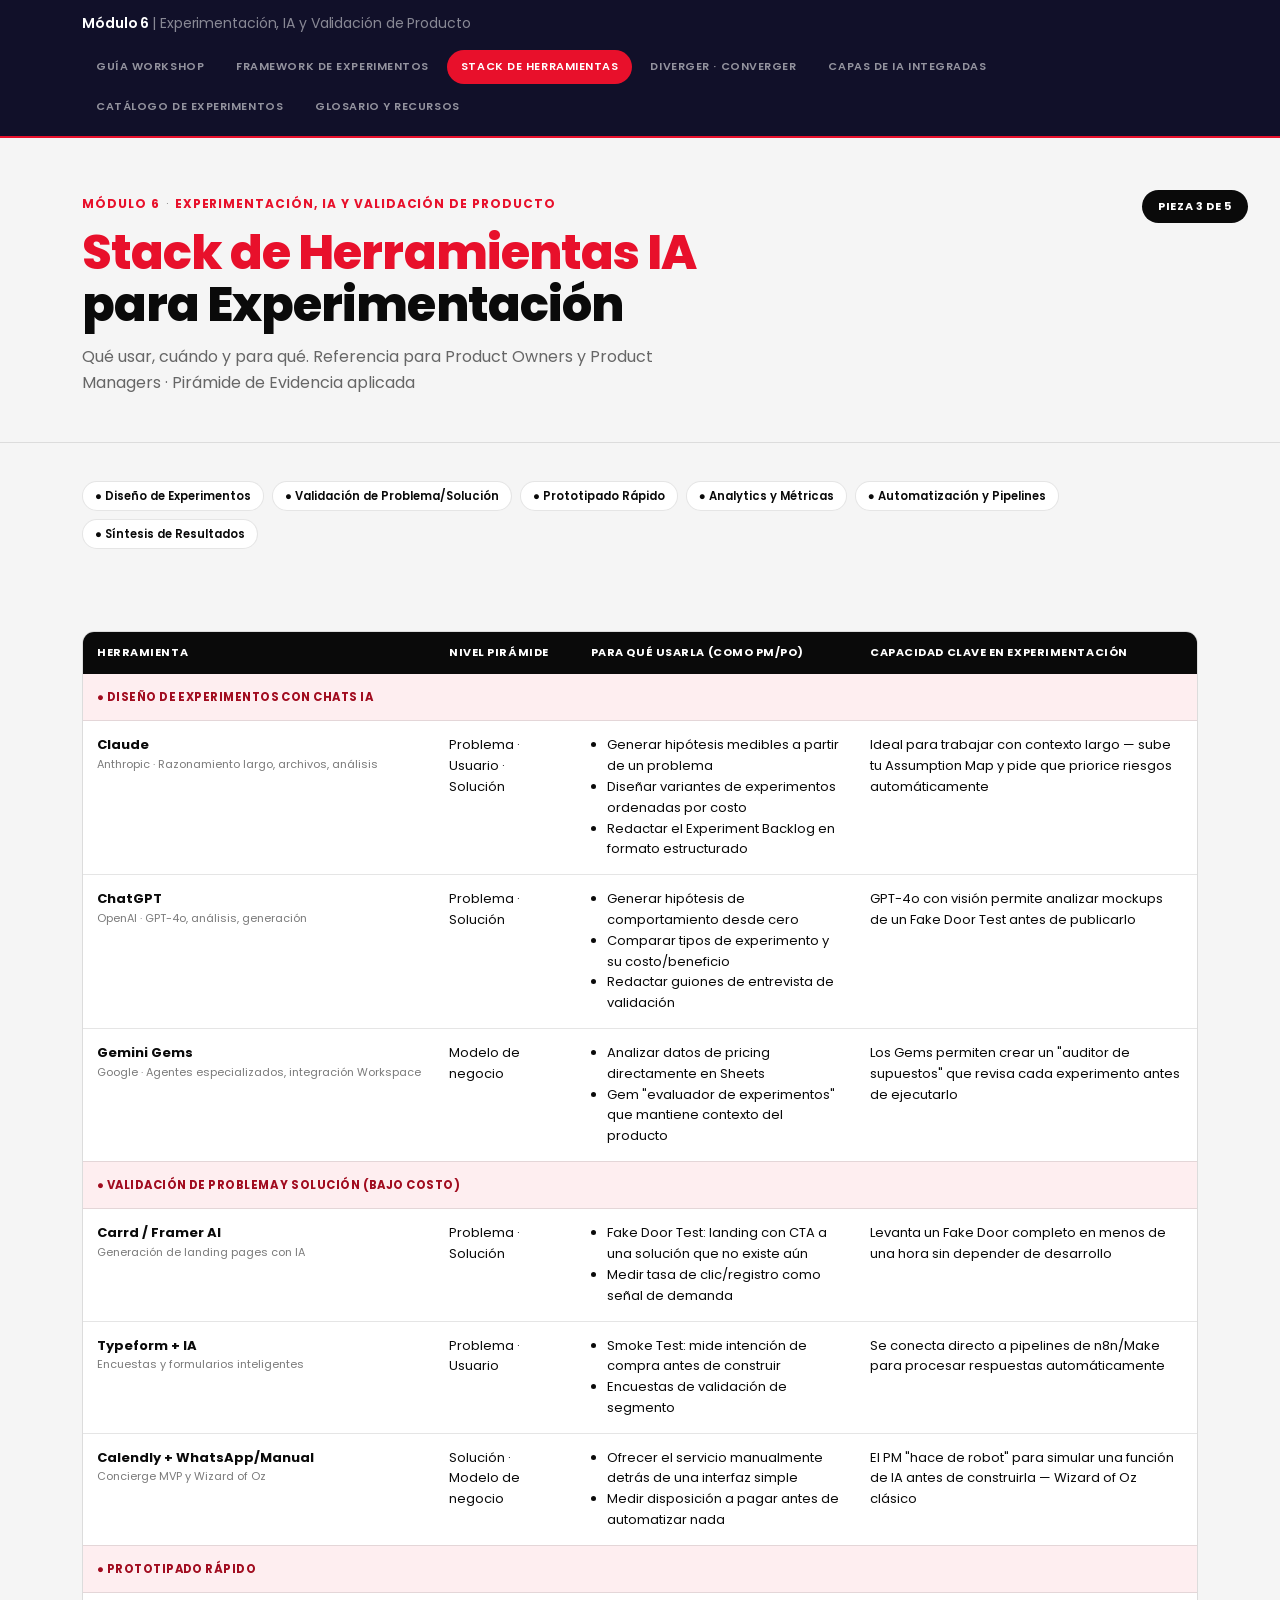
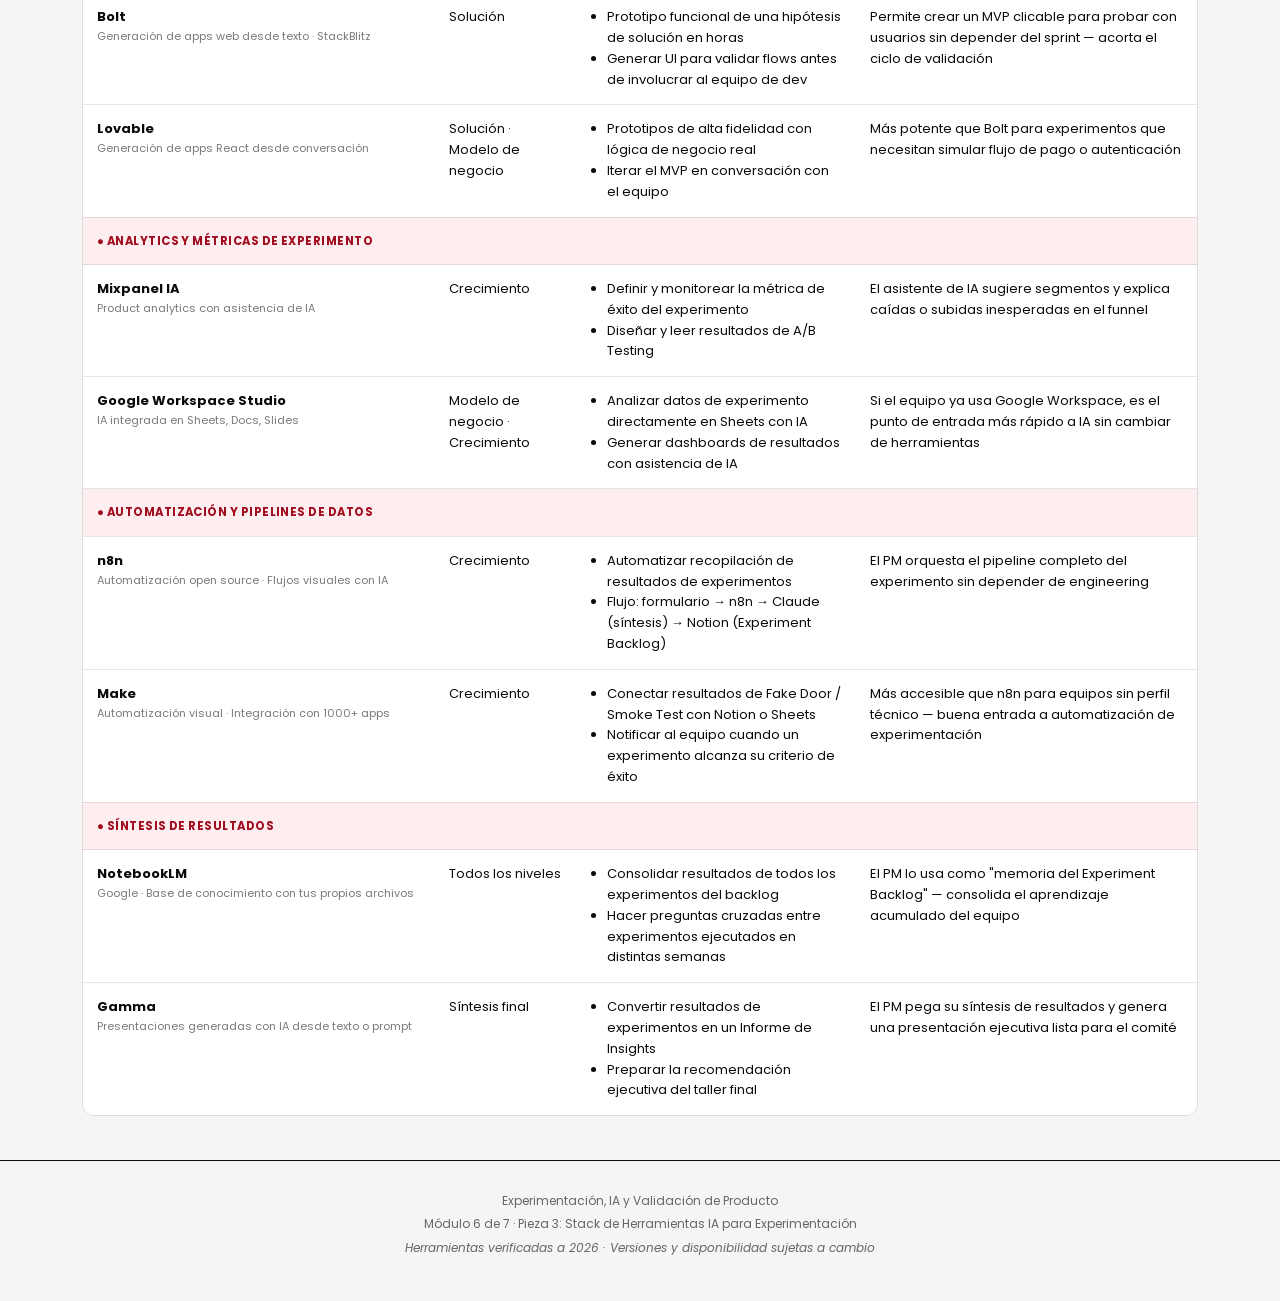
<file: stack-herramientas.html>
<!DOCTYPE html>
<html lang="es">
<head>
<meta charset="UTF-8">
<meta name="viewport" content="width=device-width, initial-scale=1.0">
<title>Stack de Herramientas IA para Experimentación — Módulo 6</title>
<link rel="preconnect" href="https://fonts.googleapis.com">
<link rel="preconnect" href="https://fonts.gstatic.com" crossorigin>
<link href="https://fonts.googleapis.com/css2?family=Poppins:ital,wght@0,400;0,500;0,600;0,700;0,800;1,400&display=swap" rel="stylesheet">
<link rel="stylesheet" href="styles.css">
</head>
<body>

<nav class="nav">
  <div class="nav-inner">
    <a href="index.html" class="nav-brand">Módulo 6 <span class="dim">| Experimentación, IA y Validación de Producto</span></a>
    <div class="nav-links">
      <a href="guia-workshop.html">Guía Workshop</a>
      <a href="framework-experimentos.html">Framework de Experimentos</a>
      <a href="stack-herramientas.html">Stack de Herramientas</a>
      <a href="diverger-converger.html">Diverger · Converger</a>
      <a href="capas-ia.html">Capas de IA Integradas</a>
      <a href="experimentos.html">Catálogo de Experimentos</a>
      <a href="recursos.html">Glosario y Recursos</a>
    </div>
  </div>
</nav>

<header class="hero">
  <div class="wrap">
    <div class="eyebrow">Módulo 6 <span class="sep">·</span> Experimentación, IA y Validación de Producto</div>
    <h1 class="display"><span class="accent-word">Stack de Herramientas IA</span><br>para Experimentación</h1>
    <p class="lede">Qué usar, cuándo y para qué. Referencia para Product Owners y Product Managers · Pirámide de Evidencia aplicada</p>
    <span class="piece-badge">Pieza 3 de 5</span>
  </div>
</header>

<section class="block tight">
  <div class="wrap">
    <div class="pill-row">
      <span class="pill">● Diseño de Experimentos</span>
      <span class="pill">● Validación de Problema/Solución</span>
      <span class="pill">● Prototipado Rápido</span>
      <span class="pill">● Analytics y Métricas</span>
      <span class="pill">● Automatización y Pipelines</span>
      <span class="pill">● Síntesis de Resultados</span>
    </div>
  </div>
</section>

<section class="block">
  <div class="wrap">
    <div class="table-wrap">
      <table class="data-table">
        <thead>
          <tr><th>Herramienta</th><th>Nivel Pirámide</th><th>Para qué usarla (como PM/PO)</th><th>Capacidad clave en Experimentación</th></tr>
        </thead>
        <tbody>
          <tr class="group-row"><td colspan="4">● Diseño de Experimentos con Chats IA</td></tr>
          <tr>
            <td class="tool-name">Claude<span class="sub">Anthropic · Razonamiento largo, archivos, análisis</span></td>
            <td>Problema · Usuario · Solución</td>
            <td>
              <ul>
                <li>Generar hipótesis medibles a partir de un problema</li>
                <li>Diseñar variantes de experimentos ordenadas por costo</li>
                <li>Redactar el Experiment Backlog en formato estructurado</li>
              </ul>
            </td>
            <td>Ideal para trabajar con contexto largo — sube tu Assumption Map y pide que priorice riesgos automáticamente</td>
          </tr>
          <tr>
            <td class="tool-name">ChatGPT<span class="sub">OpenAI · GPT-4o, análisis, generación</span></td>
            <td>Problema · Solución</td>
            <td>
              <ul>
                <li>Generar hipótesis de comportamiento desde cero</li>
                <li>Comparar tipos de experimento y su costo/beneficio</li>
                <li>Redactar guiones de entrevista de validación</li>
              </ul>
            </td>
            <td>GPT-4o con visión permite analizar mockups de un Fake Door Test antes de publicarlo</td>
          </tr>
          <tr>
            <td class="tool-name">Gemini Gems<span class="sub">Google · Agentes especializados, integración Workspace</span></td>
            <td>Modelo de negocio</td>
            <td>
              <ul>
                <li>Analizar datos de pricing directamente en Sheets</li>
                <li>Gem "evaluador de experimentos" que mantiene contexto del producto</li>
              </ul>
            </td>
            <td>Los Gems permiten crear un "auditor de supuestos" que revisa cada experimento antes de ejecutarlo</td>
          </tr>

          <tr class="group-row"><td colspan="4">● Validación de Problema y Solución (bajo costo)</td></tr>
          <tr>
            <td class="tool-name">Carrd / Framer AI<span class="sub">Generación de landing pages con IA</span></td>
            <td>Problema · Solución</td>
            <td>
              <ul>
                <li>Fake Door Test: landing con CTA a una solución que no existe aún</li>
                <li>Medir tasa de clic/registro como señal de demanda</li>
              </ul>
            </td>
            <td>Levanta un Fake Door completo en menos de una hora sin depender de desarrollo</td>
          </tr>
          <tr>
            <td class="tool-name">Typeform + IA<span class="sub">Encuestas y formularios inteligentes</span></td>
            <td>Problema · Usuario</td>
            <td>
              <ul>
                <li>Smoke Test: mide intención de compra antes de construir</li>
                <li>Encuestas de validación de segmento</li>
              </ul>
            </td>
            <td>Se conecta directo a pipelines de n8n/Make para procesar respuestas automáticamente</td>
          </tr>
          <tr>
            <td class="tool-name">Calendly + WhatsApp/Manual<span class="sub">Concierge MVP y Wizard of Oz</span></td>
            <td>Solución · Modelo de negocio</td>
            <td>
              <ul>
                <li>Ofrecer el servicio manualmente detrás de una interfaz simple</li>
                <li>Medir disposición a pagar antes de automatizar nada</li>
              </ul>
            </td>
            <td>El PM "hace de robot" para simular una función de IA antes de construirla — Wizard of Oz clásico</td>
          </tr>

          <tr class="group-row"><td colspan="4">● Prototipado Rápido</td></tr>
          <tr>
            <td class="tool-name">Bolt<span class="sub">Generación de apps web desde texto · StackBlitz</span></td>
            <td>Solución</td>
            <td>
              <ul>
                <li>Prototipo funcional de una hipótesis de solución en horas</li>
                <li>Generar UI para validar flows antes de involucrar al equipo de dev</li>
              </ul>
            </td>
            <td>Permite crear un MVP clicable para probar con usuarios sin depender del sprint — acorta el ciclo de validación</td>
          </tr>
          <tr>
            <td class="tool-name">Lovable<span class="sub">Generación de apps React desde conversación</span></td>
            <td>Solución · Modelo de negocio</td>
            <td>
              <ul>
                <li>Prototipos de alta fidelidad con lógica de negocio real</li>
                <li>Iterar el MVP en conversación con el equipo</li>
              </ul>
            </td>
            <td>Más potente que Bolt para experimentos que necesitan simular flujo de pago o autenticación</td>
          </tr>

          <tr class="group-row"><td colspan="4">● Analytics y Métricas de Experimento</td></tr>
          <tr>
            <td class="tool-name">Mixpanel IA<span class="sub">Product analytics con asistencia de IA</span></td>
            <td>Crecimiento</td>
            <td>
              <ul>
                <li>Definir y monitorear la métrica de éxito del experimento</li>
                <li>Diseñar y leer resultados de A/B Testing</li>
              </ul>
            </td>
            <td>El asistente de IA sugiere segmentos y explica caídas o subidas inesperadas en el funnel</td>
          </tr>
          <tr>
            <td class="tool-name">Google Workspace Studio<span class="sub">IA integrada en Sheets, Docs, Slides</span></td>
            <td>Modelo de negocio · Crecimiento</td>
            <td>
              <ul>
                <li>Analizar datos de experimento directamente en Sheets con IA</li>
                <li>Generar dashboards de resultados con asistencia de IA</li>
              </ul>
            </td>
            <td>Si el equipo ya usa Google Workspace, es el punto de entrada más rápido a IA sin cambiar de herramientas</td>
          </tr>

          <tr class="group-row"><td colspan="4">● Automatización y Pipelines de Datos</td></tr>
          <tr>
            <td class="tool-name">n8n<span class="sub">Automatización open source · Flujos visuales con IA</span></td>
            <td>Crecimiento</td>
            <td>
              <ul>
                <li>Automatizar recopilación de resultados de experimentos</li>
                <li>Flujo: formulario → n8n → Claude (síntesis) → Notion (Experiment Backlog)</li>
              </ul>
            </td>
            <td>El PM orquesta el pipeline completo del experimento sin depender de engineering</td>
          </tr>
          <tr>
            <td class="tool-name">Make<span class="sub">Automatización visual · Integración con 1000+ apps</span></td>
            <td>Crecimiento</td>
            <td>
              <ul>
                <li>Conectar resultados de Fake Door / Smoke Test con Notion o Sheets</li>
                <li>Notificar al equipo cuando un experimento alcanza su criterio de éxito</li>
              </ul>
            </td>
            <td>Más accesible que n8n para equipos sin perfil técnico — buena entrada a automatización de experimentación</td>
          </tr>

          <tr class="group-row"><td colspan="4">● Síntesis de Resultados</td></tr>
          <tr>
            <td class="tool-name">NotebookLM<span class="sub">Google · Base de conocimiento con tus propios archivos</span></td>
            <td>Todos los niveles</td>
            <td>
              <ul>
                <li>Consolidar resultados de todos los experimentos del backlog</li>
                <li>Hacer preguntas cruzadas entre experimentos ejecutados en distintas semanas</li>
              </ul>
            </td>
            <td>El PM lo usa como "memoria del Experiment Backlog" — consolida el aprendizaje acumulado del equipo</td>
          </tr>
          <tr>
            <td class="tool-name">Gamma<span class="sub">Presentaciones generadas con IA desde texto o prompt</span></td>
            <td>Síntesis final</td>
            <td>
              <ul>
                <li>Convertir resultados de experimentos en un Informe de Insights</li>
                <li>Preparar la recomendación ejecutiva del taller final</li>
              </ul>
            </td>
            <td>El PM pega su síntesis de resultados y genera una presentación ejecutiva lista para el comité</td>
          </tr>
        </tbody>
      </table>
    </div>
  </div>
</section>

<footer class="site-footer">
  <div class="wrap">
    <p>Experimentación, IA y Validación de Producto</p>
    <p>Módulo 6 de 7 · Pieza 3: Stack de Herramientas IA para Experimentación</p>
    <p class="fq">Herramientas verificadas a 2026 · Versiones y disponibilidad sujetas a cambio</p>
  </div>
</footer>

<script src="script.js"></script>
</body>
</html>
</file>
<file: styles.css>
/* ============================================
   Módulo 6 — Experimentación, IA y Validación
   Diseño alineado a Módulo 2 (misma familia visual),
   con acento de marca en ROJO en vez de azul,
   para diferenciar el módulo.
   ============================================ */

:root {
  --ink: #0a0a0a;              /* texto / titulares — negro, como Módulo 2 */
  --body-bg: #f5f5f5;          /* fondo de página */
  --nav-bg: #111029;           /* navy casi negro del nav */
  --white: #ffffff;
  --border: rgba(0,0,0,0.1);
  --gray-600: #666666;
  --gray-500: #7a7a7a;

  --accent: #e8102b;           /* ROJO — reemplaza el azul destacado de Módulo 2 */
  --accent-dim: rgba(232,16,43,0.07);
  --accent-border: rgba(232,16,43,0.18);
  --accent-deep: #a10c1f;

  --diverge: #c96a00;          /* naranja — se mantiene, es semántico (Diverge) */
  --diverge-dim: rgba(201,106,0,0.08);
  --converge: #007a5e;         /* verde azulado — se mantiene, es semántico (Converge) */
  --converge-dim: rgba(0,122,94,0.08);

  --radius: 12px;
  --radius-sm: 8px;
  --max-w: 1180px;
}

* { box-sizing: border-box; }
html { scroll-behavior: smooth; }

body {
  margin: 0;
  font-family: 'Poppins', -apple-system, BlinkMacSystemFont, 'Segoe UI', sans-serif;
  background: var(--body-bg);
  color: var(--ink);
  line-height: 1.6;
  -webkit-font-smoothing: antialiased;
}

a { color: inherit; text-decoration: none; }
img { max-width: 100%; display: block; }

.wrap {
  max-width: var(--max-w);
  margin: 0 auto;
  padding: 0 32px;
}

/* ---------- Nav ---------- */
.nav {
  position: sticky;
  top: 0;
  z-index: 50;
  background: var(--nav-bg);
  border-bottom: 2px solid var(--accent);
}
.nav-inner {
  max-width: var(--max-w);
  margin: 0 auto;
  padding: 12px 32px;
  display: flex;
  align-items: center;
  justify-content: space-between;
  min-height: 56px;
  gap: 16px 24px;
  flex-wrap: wrap;
}
.nav-brand {
  color: #fff;
  font-weight: 600;
  font-size: 14px;
  letter-spacing: -0.1px;
  white-space: nowrap;
  flex-shrink: 0;
}
.nav-brand .dim { color: rgba(255,255,255,0.5); font-weight: 400; }
.nav-links {
  display: flex;
  flex-wrap: wrap;
  gap: 4px 4px;
  row-gap: 6px;
}
.nav-links a {
  color: rgba(255,255,255,0.55);
  font-size: 11px;
  font-weight: 600;
  text-transform: uppercase;
  letter-spacing: 0.05em;
  padding: 8px 14px;
  border-radius: 999px;
  white-space: nowrap;
  transition: background 0.15s, color 0.15s;
}
.nav-links a:hover { background: rgba(255,255,255,0.08); color: #fff; }
.nav-links a.active { background: var(--accent); color: #fff; }

/* ---------- Hero / header block ---------- */
.hero {
  padding: 52px 0 40px;
  border-bottom: 1px solid var(--border);
  position: relative;
}
.eyebrow {
  display: inline-flex;
  align-items: center;
  gap: 6px;
  font-size: 12px;
  font-weight: 700;
  letter-spacing: 0.08em;
  text-transform: uppercase;
  color: var(--accent);
  margin-bottom: 14px;
}
.eyebrow .sep { color: var(--gray-500); font-weight: 400; }

h1.display {
  font-size: 48px;
  font-weight: 800;
  letter-spacing: -0.02em;
  line-height: 1.08;
  color: var(--ink);
  margin: 0 0 14px;
}
h1.display .accent-word { color: var(--accent); }

.lede {
  font-size: 16px;
  color: var(--gray-600);
  max-width: 620px;
  margin: 0 0 6px;
}

/* Piece badge — pill negra arriba a la derecha, como "PIEZA X DE 5" en Módulo 2 */
.piece-badge {
  position: absolute;
  top: 52px;
  right: 32px;
  display: inline-flex;
  align-items: center;
  font-size: 11px;
  font-weight: 700;
  letter-spacing: 0.06em;
  text-transform: uppercase;
  color: #fff;
  background: #0a0a0a;
  padding: 8px 16px;
  border-radius: 999px;
}
.piece-tag {
  display: inline-block;
  font-size: 12px;
  font-weight: 600;
  color: #fff;
  background: #0a0a0a;
  padding: 6px 14px;
  border-radius: 999px;
  margin-top: 14px;
}
@media (max-width: 780px) {
  .piece-badge { position: static; display: inline-flex; margin-top: 16px; }
}

/* ---------- Section ---------- */
section.block { padding: 44px 0; }
section.block.alt { background: #eeeeee; }
section.block.tight { padding: 28px 0; }

h2.section-title {
  font-size: 22px;
  font-weight: 700;
  letter-spacing: -0.01em;
  color: var(--ink);
  margin: 0 0 10px;
}
.section-sub {
  font-size: 14.5px;
  color: var(--gray-600);
  max-width: 660px;
  margin: 0 0 26px;
}
.section-label {
  font-size: 12px;
  font-weight: 700;
  letter-spacing: 0.08em;
  text-transform: uppercase;
  color: var(--accent);
  padding-bottom: 10px;
  border-bottom: 1px solid var(--border);
  margin-bottom: 24px;
}

/* ---------- Cards / Grid ---------- */
.grid { display: grid; gap: 18px; }
.grid.cols-2 { grid-template-columns: repeat(2, 1fr); }
.grid.cols-3 { grid-template-columns: repeat(3, 1fr); }
.grid.cols-4 { grid-template-columns: repeat(4, 1fr); }
.grid.cols-6 { grid-template-columns: repeat(6, 1fr); }

/* Card grid tipo Módulo 2: blanco, borde fino, radius 12px, sin sombra */
.card {
  background: var(--white);
  border: 1.5px solid var(--border);
  border-radius: var(--radius);
  padding: 20px 22px;
  box-shadow: none;
  transition: border-color 0.15s;
}
.card:hover { border-color: rgba(0,0,0,0.22); }
.card a.card-link { display: block; }
.card-index {
  font-size: 11px;
  font-weight: 700;
  letter-spacing: 0.06em;
  text-transform: uppercase;
  color: var(--accent);
  margin-bottom: 8px;
}
.card h3 {
  font-size: 16px;
  font-weight: 700;
  color: var(--ink);
  margin: 0 0 8px;
  letter-spacing: -0.01em;
}
.card p { font-size: 13px; color: var(--gray-600); margin: 0; }
.card-example-link {
  display: inline-block;
  margin-top: 10px;
  font-size: 12px;
  font-weight: 700;
  color: var(--accent);
}
.card-example-link:hover { text-decoration: underline; }

/* ---------- Pills / badges ---------- */
.pill {
  display: inline-flex;
  align-items: center;
  gap: 4px;
  font-size: 11.5px;
  font-weight: 600;
  padding: 5px 12px;
  border-radius: 999px;
  background: #fff;
  border: 1px solid var(--border);
  color: var(--ink);
}
.pill.red { background: var(--accent-dim); border-color: var(--accent-border); color: var(--accent-deep); }
.pill.diverge { background: var(--diverge-dim); border-color: rgba(201,106,0,0.25); color: var(--diverge); }
.pill.converge { background: var(--converge-dim); border-color: rgba(0,122,94,0.25); color: var(--converge); }
.pill.dark { background: #0a0a0a; color: #fff; border-color: #0a0a0a; }
.pill-row { display: flex; flex-wrap: wrap; gap: 8px; margin: 10px 0; }

/* Leyenda Diverge/Converge */
.legend-row { display: flex; gap: 24px; flex-wrap: wrap; margin-bottom: 24px; }
.legend-item { display: flex; align-items: center; gap: 8px; font-size: 13px; font-weight: 600; }
.legend-dot { width: 9px; height: 9px; border-radius: 50%; display: inline-block; }
.legend-item.diverge { color: var(--diverge); }
.legend-item.diverge .legend-dot { background: var(--diverge); }
.legend-item.converge { color: var(--converge); }
.legend-item.converge .legend-dot { background: var(--converge); }

/* ---------- Phase flow ---------- */
.phase-flow {
  display: grid;
  grid-template-columns: repeat(4, 1fr);
  gap: 16px;
  margin: 28px 0;
}
.phase-card {
  background: var(--white);
  border: 1.5px solid var(--border);
  border-radius: var(--radius);
  padding: 20px 18px;
  position: relative;
}
.phase-card.diverge { border-top: 3px solid var(--diverge); }
.phase-card.converge { border-top: 3px solid var(--converge); }
.phase-label {
  font-size: 10.5px;
  font-weight: 700;
  letter-spacing: 0.06em;
  text-transform: uppercase;
  color: var(--gray-500);
  margin-bottom: 6px;
}
.phase-card h4 { font-size: 17px; font-weight: 700; color: var(--ink); margin: 0 0 8px; }
.phase-q { font-size: 12.5px; color: var(--ink); font-style: italic; margin-bottom: 12px; }
.phase-tools { display: flex; flex-wrap: wrap; gap: 6px; margin-bottom: 10px; }

/* Tool chips — pastel rojo/marca, como los "tool chips" de Módulo 2 */
.tool-chip {
  font-size: 11px;
  font-weight: 600;
  background: var(--accent-dim);
  border: 1px solid var(--accent-border);
  border-radius: 999px;
  padding: 4px 10px;
  color: var(--accent-deep);
}
.phase-desc { font-size: 12px; color: var(--gray-600); margin: 0; }

/* ---------- Prompt box ---------- */
.prompt-box {
  background: var(--nav-bg);
  color: #e8e8f0;
  border-radius: var(--radius-sm);
  padding: 16px 18px;
  font-size: 13px;
  font-style: italic;
  line-height: 1.65;
  margin: 12px 0;
  position: relative;
  cursor: pointer;
  white-space: pre-wrap;
}
.prompt-box:hover { background: #1a1940; }
.prompt-box::after {
  content: 'Clic para copiar';
  position: absolute;
  top: 10px;
  right: 14px;
  font-family: 'Poppins', sans-serif;
  font-style: normal;
  font-size: 10px;
  font-weight: 600;
  color: rgba(255,255,255,0.45);
  text-transform: uppercase;
  letter-spacing: 0.04em;
}
.prompt-box.copied::after { content: 'Copiado ✓'; color: var(--accent); opacity: 1; }
.prompt-label {
  font-size: 11.5px;
  font-weight: 700;
  text-transform: uppercase;
  letter-spacing: 0.04em;
  color: var(--ink);
  margin: 18px 0 4px;
}

/* ---------- Numbered step item ---------- */
.step-item {
  display: grid;
  grid-template-columns: 40px 1fr;
  gap: 16px;
  padding: 20px 0;
  border-bottom: 1px solid var(--border);
}
.step-item:last-child { border-bottom: none; }
.step-num {
  width: 32px; height: 32px;
  border-radius: 50%;
  border: 1.5px solid var(--diverge);
  color: var(--diverge);
  display: flex; align-items: center; justify-content: center;
  font-size: 12px; font-weight: 700;
}
.step-item.converge .step-num { border-color: var(--converge); color: var(--converge); }
.step-item h4 { font-size: 15px; font-weight: 700; color: var(--ink); margin: 0 0 6px; }
.step-item p { font-size: 13px; color: var(--ink); margin: 0 0 10px; }
.step-note {
  font-size: 12px;
  color: var(--gray-600);
  margin-top: 8px;
  padding-top: 8px;
  border-top: 1px solid var(--border);
}

/* ---------- Table ---------- */
.table-wrap { overflow-x: auto; border: 1.5px solid var(--border); border-radius: var(--radius); }
table.data-table { width: 100%; border-collapse: collapse; font-size: 13px; background: #fff; }
table.data-table th {
  background: #0a0a0a;
  color: #fff;
  font-size: 11px;
  font-weight: 700;
  text-transform: uppercase;
  letter-spacing: 0.05em;
  text-align: left;
  padding: 12px 14px;
  white-space: nowrap;
}
table.data-table td {
  padding: 14px;
  border-bottom: 1px solid var(--border);
  vertical-align: top;
  color: var(--ink);
}
table.data-table tr:last-child td { border-bottom: none; }
table.data-table tr.group-row td {
  background: var(--accent-dim);
  color: var(--accent-deep);
  font-weight: 700;
  font-size: 11.5px;
  text-transform: uppercase;
  letter-spacing: 0.04em;
}
table.data-table td ul { margin: 0; padding-left: 16px; }
table.data-table td.tool-name { font-weight: 700; color: var(--ink); white-space: nowrap; }
table.data-table td.tool-name .sub { display: block; font-weight: 400; color: var(--gray-500); font-size: 11px; }
table.data-table td a { color: var(--accent); font-weight: 700; white-space: nowrap; }
table.data-table td a:hover { text-decoration: underline; }

/* ---------- Glossary ---------- */
.glossary-toolbar { display: flex; align-items: center; gap: 10px; flex-wrap: wrap; margin-bottom: 20px; }
.search-box {
  flex: 1;
  min-width: 220px;
  display: flex;
  align-items: center;
  gap: 8px;
  background: #fff;
  border: 1.5px solid var(--border);
  border-radius: var(--radius);
  padding: 12px 16px;
}
.search-box span { color: var(--accent); }
.search-box input { border: none; outline: none; font-size: 14px; font-family: inherit; width: 100%; color: var(--ink); }
.filter-chip {
  font-size: 12px;
  font-weight: 600;
  padding: 8px 14px;
  border-radius: 999px;
  border: 1px solid var(--border);
  background: #fff;
  color: var(--ink);
  cursor: pointer;
  white-space: nowrap;
}
.filter-chip.active { background: #0a0a0a; color: #fff; border-color: #0a0a0a; }
.filter-chip .count {
  display: inline-block;
  background: rgba(0,0,0,0.08);
  border-radius: 999px;
  padding: 1px 7px;
  margin-left: 5px;
  font-size: 10.5px;
}
.filter-chip.active .count { background: rgba(255,255,255,0.2); }

.glossary-item {
  background: #fff;
  border: 1px solid var(--border);
  border-left: 3px solid var(--converge);
  border-radius: var(--radius-sm);
  padding: 18px 20px;
  margin-bottom: 12px;
}
.glossary-item[data-cat="priorizacion"] { border-left-color: var(--diverge); }
.glossary-item[data-cat="tips"] { border-left-color: var(--accent); }
.glossary-item[data-cat="libros"] { border-left-color: #6a3fb5; }
.glossary-item[data-cat="lecturas"] { border-left-color: #0a5fb0; }
.glossary-item[data-cat="podcasts"] { border-left-color: #b5750a; }
.glossary-item[data-cat="consejos"] { border-left-color: #c2185b; }
.glossary-item.hidden { display: none; }
.glossary-head { display: flex; align-items: baseline; justify-content: space-between; gap: 12px; flex-wrap: wrap; }
.glossary-term { font-size: 15.5px; font-weight: 700; color: var(--ink); }
.glossary-en { font-size: 12px; color: var(--gray-500); font-style: italic; }
.glossary-cat {
  font-size: 10px;
  font-weight: 700;
  text-transform: uppercase;
  letter-spacing: 0.04em;
  color: var(--converge);
  background: var(--converge-dim);
  padding: 3px 9px;
  border-radius: 999px;
}
.glossary-body { font-size: 13px; color: var(--ink); margin-top: 8px; }
.glossary-body strong { color: var(--ink); }
.no-results { text-align: center; color: var(--gray-500); padding: 30px 0; display: none; }

.glossary-h3 {
  color: var(--ink);
  font-size: 16px;
  margin: 32px 0 14px;
  font-weight: 700;
  padding-left: 12px;
  border-left: 3px solid var(--converge);
  transition: opacity 0.15s, border-color 0.15s;
}
.glossary-h3.collapsed {
  opacity: 0.4;
  border-left-color: var(--border);
  border-left-style: dashed;
}
.glossary-h3.collapsed::after {
  content: "— sin resultados con este filtro";
  display: inline-block;
  margin-left: 8px;
  font-size: 11px;
  font-weight: 500;
  text-transform: none;
  letter-spacing: 0;
  color: var(--gray-500);
}

/* ---------- Book / resource cards ---------- */
.res-card {
  display: flex;
  gap: 14px;
  background: #fff;
  border: 1.5px solid var(--border);
  border-radius: var(--radius);
  padding: 16px 18px;
}
.res-emoji { font-size: 20px; flex-shrink: 0; }
.res-index { font-size: 10.5px; font-weight: 700; color: var(--accent); letter-spacing: 0.04em; text-transform: uppercase; }
.res-title { font-size: 14px; font-weight: 700; color: var(--ink); margin: 2px 0 2px; }
.res-sub { font-size: 11.5px; color: var(--gray-500); margin-bottom: 6px; }
.res-desc { font-size: 12.5px; color: var(--ink); margin-bottom: 6px; }
.res-link { font-size: 12px; font-weight: 700; color: var(--accent); }

/* ---------- Tips grid ---------- */
.tip-card { background: #fff; border: 1.5px solid var(--border); border-radius: var(--radius); padding: 18px; }
.tip-emoji { font-size: 18px; margin-bottom: 8px; display: block; }
.tip-num { font-size: 10.5px; font-weight: 700; color: var(--accent); letter-spacing: 0.04em; text-transform: uppercase; }
.tip-card h4 { font-size: 14px; font-weight: 700; color: var(--ink); margin: 4px 0 6px; }
.tip-card p { font-size: 12px; color: var(--ink); margin: 0; }

/* ---------- Layer card (capas IA) ---------- */
.layer-card {
  display: grid;
  grid-template-columns: 84px 1fr;
  gap: 20px;
  background: #fff;
  border: 1.5px solid var(--border);
  border-left: 4px solid var(--accent);
  border-radius: var(--radius);
  padding: 22px;
  margin-bottom: 16px;
}
.layer-card:nth-of-type(2) { border-left-color: var(--diverge); }
.layer-card:nth-of-type(3) { border-left-color: var(--converge); }
.layer-card:nth-of-type(4) { border-left-color: #6a3fb5; }
.layer-card:nth-of-type(5) { border-left-color: #0a5fb0; }
.layer-badge {
  display: flex;
  flex-direction: column;
  align-items: center;
  justify-content: center;
  padding: 10px 4px;
  text-align: center;
}
.layer-badge .n { font-size: 24px; font-weight: 800; color: var(--ink); }
.layer-badge .l { font-size: 9.5px; text-transform: uppercase; letter-spacing: 0.05em; color: var(--gray-500); }
.layer-card h4 { font-size: 17px; font-weight: 700; color: var(--ink); margin: 0 0 2px; }
.layer-sub { font-size: 12px; color: var(--accent); font-weight: 700; margin-bottom: 10px; text-transform: uppercase; letter-spacing: 0.03em; }
.layer-card p { font-size: 13px; color: var(--ink); margin: 0 0 10px; }
.layer-example { background: #f2f2f2; border-radius: 8px; padding: 10px 14px; font-size: 12.5px; font-style: italic; color: var(--ink); margin-bottom: 10px; }
.layer-apply { font-size: 11.5px; font-weight: 700; text-transform: uppercase; letter-spacing: 0.03em; color: var(--accent); margin-bottom: 4px; }
.layer-apply-text { font-size: 13px; color: var(--accent-deep); margin-bottom: 8px; }

/* ---------- Module timeline (7 modules) ---------- */
.mod-timeline { display: grid; grid-template-columns: repeat(7, 1fr); gap: 10px; }
.mod-chip { background: #fff; border: 1.5px solid var(--border); border-radius: var(--radius-sm); padding: 12px 10px; text-align: center; }
.mod-chip.here { border-color: var(--accent); background: var(--accent-dim); }
.mod-chip .m-num { font-size: 10.5px; font-weight: 700; color: var(--gray-500); }
.mod-chip.here .m-num { color: var(--accent-deep); }
.mod-chip .m-title { font-size: 11.5px; font-weight: 700; color: var(--ink); margin: 4px 0 2px; }
.mod-chip .m-desc { font-size: 10px; color: var(--gray-500); }

/* ---------- Footer ---------- */
footer.site-footer { border-top: 1px solid var(--ink); padding: 26px 0 40px; text-align: center; }
footer.site-footer p { font-size: 12px; color: var(--gray-600); margin: 4px 0; }
footer.site-footer .fq { font-style: italic; }
footer.site-footer a { color: var(--accent); font-weight: 600; }

/* ---------- Utility ---------- */
.center { text-align: center; }
.mt-0 { margin-top: 0; }

/* ---------- Responsive ---------- */
@media (max-width: 960px) {
  .grid.cols-4 { grid-template-columns: repeat(2, 1fr); }
  .grid.cols-6 { grid-template-columns: repeat(3, 1fr); }
  .phase-flow { grid-template-columns: repeat(2, 1fr); }
  .mod-timeline { grid-template-columns: repeat(4, 1fr); }
}
@media (max-width: 640px) {
  .wrap, .nav-inner { padding: 0 18px; }
  h1.display { font-size: 32px; }
  .grid.cols-2, .grid.cols-3, .grid.cols-4, .grid.cols-6 { grid-template-columns: 1fr; }
  .phase-flow { grid-template-columns: 1fr; }
  .mod-timeline { grid-template-columns: repeat(2, 1fr); }
  .layer-card { grid-template-columns: 1fr; }
  .layer-badge { flex-direction: row; justify-content: center; gap: 8px; padding: 8px; }
}
</file>
